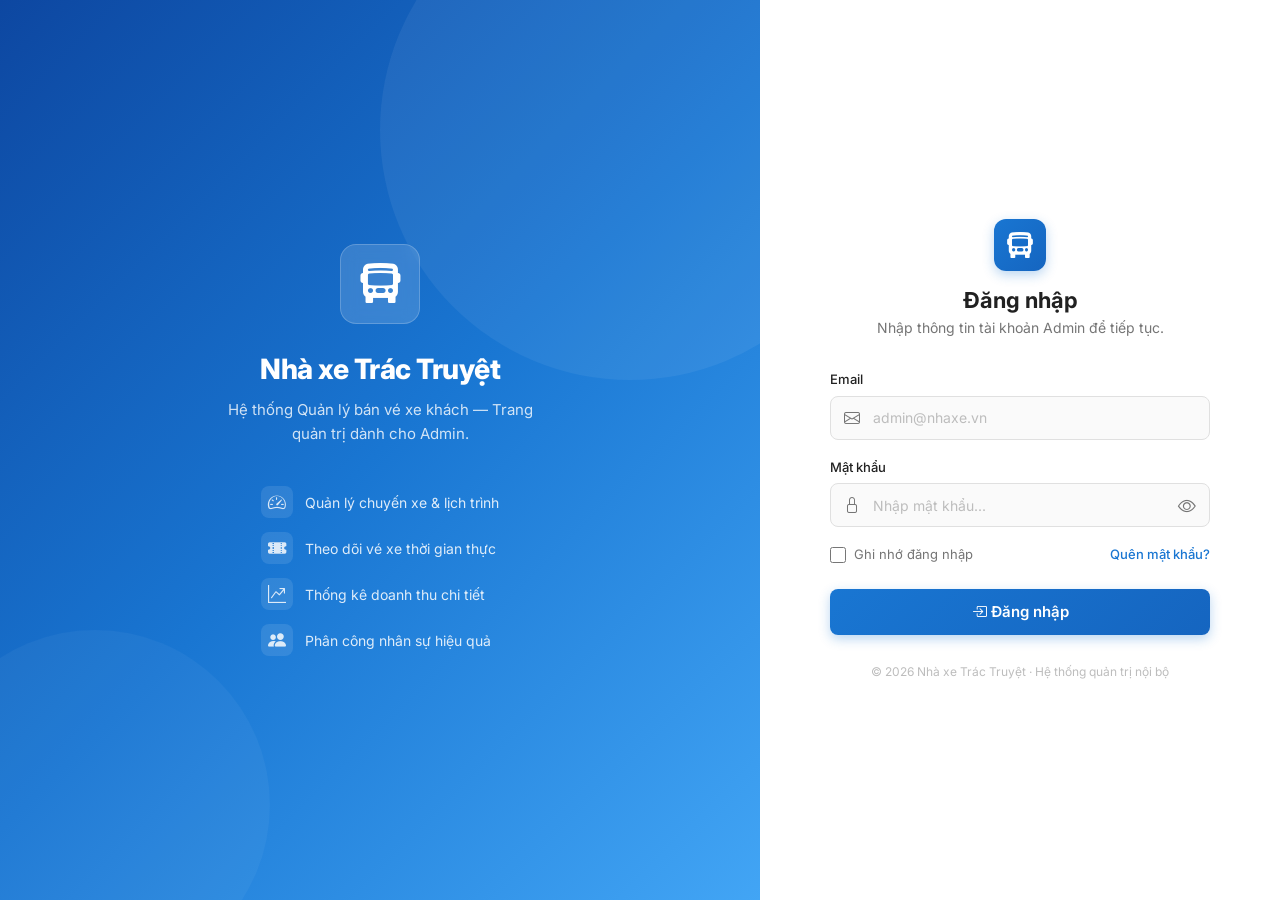
<file: login.html>
<!DOCTYPE html>
<html lang="vi">
<head>
  <meta charset="UTF-8"/>
  <meta name="viewport" content="width=device-width,initial-scale=1.0"/>
  <title>Đăng nhập — Nhà xe Trác Truyệt</title>

  <!-- Google Fonts — Inter -->
  <link rel="preconnect" href="https://fonts.googleapis.com"/>
  <link rel="preconnect" href="https://fonts.gstatic.com" crossorigin/>
  <link href="https://fonts.googleapis.com/css2?family=Inter:wght@400;500;600;700;800&display=swap" rel="stylesheet"/>

  <!-- Bootstrap 5.3 CSS -->
  <link href="https://cdn.jsdelivr.net/npm/bootstrap@5.3.3/dist/css/bootstrap.min.css" rel="stylesheet"/>

  <!-- Bootstrap Icons -->
  <link href="https://cdn.jsdelivr.net/npm/bootstrap-icons@1.11.3/font/bootstrap-icons.min.css" rel="stylesheet"/>

  <style>
    /* ═══════════════ DESIGN TOKENS (design_system.md) ═══════════════ */
    :root {
      --clr-primary: #1976D2;
      --clr-primary-dark: #1565C0;
      --clr-primary-darker: #0D47A1;
      --clr-danger: #D32F2F;
      --clr-danger-light: #FFEBEE;
      --clr-success: #2E7D32;
      --clr-text: #212121;
      --clr-text-secondary: #757575;
      --clr-border: #E0E0E0;
      --radius-sm: 8px;
      --radius-md: 12px;
      --radius-lg: 16px;
      --shadow-md: 0 4px 12px rgba(0, 0, 0, .10);
      --shadow-lg: 0 8px 24px rgba(0, 0, 0, .14);
      --font-family: 'Inter', -apple-system, BlinkMacSystemFont, 'Segoe UI', Roboto, sans-serif;
    }

    /* ═══════════════ RESET ═══════════════ */
    *, *::before, *::after { box-sizing: border-box; }
    body {
      font-family: var(--font-family);
      font-size: 14px;
      color: var(--clr-text);
      margin: 0;
      min-height: 100vh;
    }

    /* ═══════════════ FULL-PAGE LAYOUT — 2 cột ═══════════════ */
    .login-page {
      display: flex;
      min-height: 100vh;
    }

    /* ── Cột trái: Hình minh họa / branding ── */
    .login-brand {
      flex: 1;
      background: linear-gradient(135deg, var(--clr-primary-darker) 0%, var(--clr-primary) 50%, #42A5F5 100%);
      display: flex;
      flex-direction: column;
      align-items: center;
      justify-content: center;
      padding: 48px;
      color: #fff;
      position: relative;
      overflow: hidden;
    }
    /* Hiệu ứng trang trí phía sau */
    .login-brand::before {
      content: '';
      position: absolute;
      width: 500px;
      height: 500px;
      background: rgba(255, 255, 255, .06);
      border-radius: 50%;
      top: -120px;
      right: -120px;
    }
    .login-brand::after {
      content: '';
      position: absolute;
      width: 350px;
      height: 350px;
      background: rgba(255, 255, 255, .04);
      border-radius: 50%;
      bottom: -80px;
      left: -80px;
    }
    .brand-icon {
      width: 80px;
      height: 80px;
      background: rgba(255, 255, 255, .15);
      border-radius: var(--radius-lg);
      display: flex;
      align-items: center;
      justify-content: center;
      font-size: 40px;
      margin-bottom: 24px;
      backdrop-filter: blur(8px);
      border: 1px solid rgba(255, 255, 255, .2);
    }
    .brand-name {
      font-size: 28px;
      font-weight: 800;
      letter-spacing: -0.5px;
      margin-bottom: 8px;
      text-align: center;
      position: relative;
      z-index: 1;
    }
    .brand-tagline {
      font-size: 15px;
      opacity: .8;
      text-align: center;
      max-width: 320px;
      line-height: 1.6;
      position: relative;
      z-index: 1;
    }
    .brand-features {
      margin-top: 40px;
      display: flex;
      flex-direction: column;
      gap: 14px;
      position: relative;
      z-index: 1;
    }
    .brand-feature {
      display: flex;
      align-items: center;
      gap: 12px;
      font-size: 14px;
      opacity: .85;
    }
    .brand-feature i {
      font-size: 18px;
      width: 32px;
      height: 32px;
      display: flex;
      align-items: center;
      justify-content: center;
      background: rgba(255, 255, 255, .12);
      border-radius: var(--radius-sm);
      flex-shrink: 0;
    }

    /* ── Cột phải: Form đăng nhập ── */
    .login-form-wrapper {
      width: 520px;
      flex-shrink: 0;
      display: flex;
      flex-direction: column;
      align-items: center;
      justify-content: center;
      padding: 48px 56px;
      background: #fff;
    }
    .login-form-inner {
      width: 100%;
      max-width: 380px;
    }

    /* Header form */
    .form-header {
      text-align: center;
      margin-bottom: 32px;
    }
    .form-logo {
      width: 52px;
      height: 52px;
      background: linear-gradient(135deg, var(--clr-primary), var(--clr-primary-dark));
      border-radius: var(--radius-md);
      display: flex;
      align-items: center;
      justify-content: center;
      font-size: 26px;
      color: #fff;
      margin: 0 auto 16px;
      box-shadow: 0 4px 12px rgba(25, 118, 210, .3);
    }
    .form-title {
      font-size: 22px;
      font-weight: 700;
      color: var(--clr-text);
      margin: 0 0 4px;
    }
    .form-subtitle {
      font-size: 14px;
      color: var(--clr-text-secondary);
      margin: 0;
    }

    /* Form groups */
    .login-group {
      margin-bottom: 18px;
    }
    .login-label {
      display: block;
      font-size: 13px;
      font-weight: 500;
      color: var(--clr-text);
      margin-bottom: 6px;
    }
    .login-input-wrapper {
      position: relative;
    }
    .login-input-wrapper > .icon-left {
      position: absolute;
      left: 14px;
      top: 50%;
      transform: translateY(-50%);
      color: var(--clr-text-secondary);
      font-size: 16px;
      pointer-events: none;
      transition: color .15s;
    }
    .login-input {
      width: 100%;
      height: 44px;
      padding: 0 14px 0 42px;
      font-family: var(--font-family);
      font-size: 14px;
      color: var(--clr-text);
      background: #FAFAFA;
      border: 1.5px solid var(--clr-border);
      border-radius: var(--radius-sm);
      transition: border-color .15s, box-shadow .15s, background .15s;
    }
    .login-input:focus {
      outline: none;
      border-color: var(--clr-primary);
      box-shadow: 0 0 0 3px rgba(25, 118, 210, .15);
      background: #fff;
    }
    .login-input:focus + .icon-left,
    .login-input:focus ~ .icon-left {
      color: var(--clr-primary);
    }
    .login-input::placeholder {
      color: #BDBDBD;
    }
    .login-input.is-error {
      border-color: var(--clr-danger);
      box-shadow: 0 0 0 3px rgba(211, 47, 47, .1);
    }

    /* Toggle mật khẩu */
    .toggle-pw {
      position: absolute;
      right: 10px;
      top: 50%;
      transform: translateY(-50%);
      border: none;
      background: none;
      font-size: 18px;
      color: var(--clr-text-secondary);
      cursor: pointer;
      padding: 4px;
      border-radius: 4px;
      display: flex;
      align-items: center;
      justify-content: center;
      transition: color .15s;
    }
    .toggle-pw:hover {
      color: var(--clr-primary);
    }

    /* Error message */
    .field-error {
      font-size: 12px;
      color: var(--clr-danger);
      margin-top: 4px;
      display: none;
      align-items: center;
      gap: 4px;
    }
    .field-error.is-visible {
      display: flex;
    }
    .field-error i {
      font-size: 13px;
    }

    /* Remember + Forgot */
    .login-options {
      display: flex;
      align-items: center;
      justify-content: space-between;
      margin-bottom: 24px;
    }
    .remember-check {
      display: flex;
      align-items: center;
      gap: 8px;
      font-size: 13px;
      color: var(--clr-text-secondary);
      cursor: pointer;
    }
    .remember-check input[type="checkbox"] {
      width: 16px;
      height: 16px;
      accent-color: var(--clr-primary);
      cursor: pointer;
    }
    .forgot-link {
      font-size: 13px;
      color: var(--clr-primary);
      text-decoration: none;
      font-weight: 500;
    }
    .forgot-link:hover {
      text-decoration: underline;
    }

    /* Nút đăng nhập */
    .btn-login {
      width: 100%;
      height: 46px;
      font-family: var(--font-family);
      font-size: 15px;
      font-weight: 600;
      color: #fff;
      background: linear-gradient(135deg, var(--clr-primary), var(--clr-primary-dark));
      border: none;
      border-radius: var(--radius-sm);
      cursor: pointer;
      display: flex;
      align-items: center;
      justify-content: center;
      gap: 8px;
      transition: opacity .15s, transform .1s, box-shadow .15s;
      box-shadow: 0 4px 12px rgba(25, 118, 210, .3);
    }
    .btn-login:hover:not(:disabled) {
      opacity: .92;
      box-shadow: 0 6px 16px rgba(25, 118, 210, .35);
    }
    .btn-login:active:not(:disabled) {
      transform: scale(.98);
    }
    .btn-login:disabled {
      opacity: .6;
      cursor: not-allowed;
    }
    .btn-login .spinner {
      display: none;
      width: 18px;
      height: 18px;
      border: 2px solid rgba(255, 255, 255, .3);
      border-top-color: #fff;
      border-radius: 50%;
      animation: spin .6s linear infinite;
    }
    .btn-login.is-loading .spinner { display: block; }
    .btn-login.is-loading .btn-text { display: none; }
    @keyframes spin { to { transform: rotate(360deg); } }

    /* Toast lỗi */
    .login-alert {
      display: none;
      align-items: center;
      gap: 8px;
      padding: 12px 16px;
      border-radius: var(--radius-sm);
      font-size: 13px;
      font-weight: 500;
      margin-bottom: 18px;
    }
    .login-alert.is-visible {
      display: flex;
      animation: alertIn .25s ease;
    }
    .login-alert--error {
      background: var(--clr-danger-light);
      color: var(--clr-danger);
    }
    .login-alert--success {
      background: #E8F5E9;
      color: var(--clr-success);
    }
    @keyframes alertIn { from { opacity: 0; transform: translateY(-6px); } to { opacity: 1; transform: translateY(0); } }

    /* Footer */
    .login-footer {
      text-align: center;
      margin-top: 28px;
      font-size: 12px;
      color: #BDBDBD;
    }

    /* ═══════════════ RESPONSIVE ═══════════════ */
    @media (max-width: 991.98px) {
      .login-brand { display: none; }
      .login-form-wrapper { width: 100%; padding: 32px 24px; }
      .login-page { background: linear-gradient(135deg, var(--clr-primary-darker) 0%, var(--clr-primary) 100%); }
      .login-form-wrapper { border-radius: 0; }
    }
    @media (min-width: 992px) and (max-width: 1199.98px) {
      .login-form-wrapper { width: 460px; padding: 40px 44px; }
    }
  </style>
</head>
<body>

  <div class="login-page">

    <!-- ═══════════ CỘT TRÁI: BRANDING ═══════════ -->
    <div class="login-brand">
      <div class="brand-icon"><i class="bi bi-bus-front-fill"></i></div>
      <div class="brand-name">Nhà xe Trác Truyệt</div>
      <div class="brand-tagline">Hệ thống Quản lý bán vé xe khách — Trang quản trị dành cho Admin.</div>
      <div class="brand-features">
        <div class="brand-feature"><i class="bi bi-speedometer2"></i> Quản lý chuyến xe & lịch trình</div>
        <div class="brand-feature"><i class="bi bi-ticket-perforated-fill"></i> Theo dõi vé xe thời gian thực</div>
        <div class="brand-feature"><i class="bi bi-graph-up-arrow"></i> Thống kê doanh thu chi tiết</div>
        <div class="brand-feature"><i class="bi bi-people-fill"></i> Phân công nhân sự hiệu quả</div>
      </div>
    </div>

    <!-- ═══════════ CỘT PHẢI: FORM ĐĂNG NHẬP ═══════════ -->
    <div class="login-form-wrapper">
      <div class="login-form-inner">

        <!-- Header form -->
        <div class="form-header">
          <div class="form-logo"><i class="bi bi-bus-front-fill"></i></div>
          <h1 class="form-title">Đăng nhập</h1>
          <p class="form-subtitle">Nhập thông tin tài khoản Admin để tiếp tục.</p>
        </div>

        <!-- Thông báo lỗi chung -->
        <div class="login-alert login-alert--error" id="alertError">
          <i class="bi bi-exclamation-circle-fill"></i>
          <span id="alertMsg">Email hoặc mật khẩu không chính xác.</span>
        </div>
        <div class="login-alert login-alert--success" id="alertSuccess">
          <i class="bi bi-check-circle-fill"></i>
          <span>Đăng nhập thành công! Đang chuyển hướng...</span>
        </div>

        <!-- Form -->
        <form id="loginForm" novalidate>
          <!-- Email -->
          <div class="login-group">
            <label class="login-label" for="email">Email</label>
            <div class="login-input-wrapper">
              <input type="email" class="login-input" id="email" placeholder="admin@nhaxe.vn" autocomplete="email"/>
              <i class="bi bi-envelope icon-left"></i>
            </div>
            <div class="field-error" id="errEmail"><i class="bi bi-exclamation-circle"></i> <span></span></div>
          </div>

          <!-- Mật khẩu -->
          <div class="login-group">
            <label class="login-label" for="password">Mật khẩu</label>
            <div class="login-input-wrapper">
              <input type="password" class="login-input" id="password" placeholder="Nhập mật khẩu..." autocomplete="current-password" style="padding-right:42px"/>
              <i class="bi bi-lock icon-left"></i>
              <button type="button" class="toggle-pw" id="togglePw" title="Hiện/Ẩn mật khẩu"><i class="bi bi-eye"></i></button>
            </div>
            <div class="field-error" id="errPw"><i class="bi bi-exclamation-circle"></i> <span></span></div>
          </div>

          <!-- Ghi nhớ + Quên mật khẩu -->
          <div class="login-options">
            <label class="remember-check"><input type="checkbox" id="remember"/> Ghi nhớ đăng nhập</label>
            <a href="#" class="forgot-link" onclick="event.preventDefault();alert('Vui lòng liên hệ quản trị viên để đặt lại mật khẩu.')">Quên mật khẩu?</a>
          </div>

          <!-- Nút đăng nhập -->
          <button type="submit" class="btn-login" id="btnLogin">
            <span class="btn-text"><i class="bi bi-box-arrow-in-right"></i> Đăng nhập</span>
            <div class="spinner"></div>
          </button>
        </form>

        <!-- Footer -->
        <div class="login-footer">
          © 2026 Nhà xe Trác Truyệt · Hệ thống quản trị nội bộ
        </div>

      </div>
    </div>

  </div>

  <!-- ═══════════════════════════════════════════════
       JAVASCRIPT — Validation + Login logic
       ═══════════════════════════════════════════════ -->
  <script>
  (function () {
    'use strict';

    /* ══════════════════════════════════════════
       0. NẾU ĐÃ ĐĂNG NHẬP → CHUYỂN THẲNG VÀO DASHBOARD
       ══════════════════════════════════════════ */
    if (sessionStorage.getItem('adminLoggedIn') === 'true') {
      window.location.href = 'index.html';
      return;
    }

    /* ══════════════════════════════════════════
       1. TÀI KHOẢN DEMO (chưa kết nối Firebase)
       ══════════════════════════════════════════ */
    var DEMO_EMAIL = 'admin@nhaxe.vn';
    var DEMO_PASS = 'admin123';

    /* ══════════════════════════════════════════
       2. DOM ELEMENTS
       ══════════════════════════════════════════ */
    var form      = document.getElementById('loginForm');
    var emailEl   = document.getElementById('email');
    var passEl    = document.getElementById('password');
    var btnLogin  = document.getElementById('btnLogin');
    var togglePw  = document.getElementById('togglePw');
    var errEmail  = document.getElementById('errEmail');
    var errPw     = document.getElementById('errPw');
    var alertErr  = document.getElementById('alertError');
    var alertOk   = document.getElementById('alertSuccess');

    /* ══════════════════════════════════════════
       3. TOGGLE HIỆN / ẨN MẬT KHẨU
       ══════════════════════════════════════════ */
    togglePw.addEventListener('click', function () {
      var isPassword = passEl.type === 'password';
      passEl.type = isPassword ? 'text' : 'password';
      this.querySelector('i').className = isPassword ? 'bi bi-eye-slash' : 'bi bi-eye';
    });

    /* ══════════════════════════════════════════
       4. VALIDATION HELPERS
       ══════════════════════════════════════════ */
    function showError(el, errEl, msg) {
      el.classList.add('is-error');
      errEl.querySelector('span').textContent = msg;
      errEl.classList.add('is-visible');
    }
    function clearError(el, errEl) {
      el.classList.remove('is-error');
      errEl.classList.remove('is-visible');
    }
    function isValidEmail(v) {
      return /^[^\s@]+@[^\s@]+\.[^\s@]+$/.test(v);
    }
    function validate() {
      var ok = true;
      var email = emailEl.value.trim();
      var pass = passEl.value;

      /* Validate email */
      clearError(emailEl, errEmail);
      if (!email) {
        showError(emailEl, errEmail, 'Vui lòng nhập email.');
        ok = false;
      } else if (!isValidEmail(email)) {
        showError(emailEl, errEmail, 'Email không đúng định dạng.');
        ok = false;
      }

      /* Validate mật khẩu */
      clearError(passEl, errPw);
      if (!pass) {
        showError(passEl, errPw, 'Vui lòng nhập mật khẩu.');
        ok = false;
      } else if (pass.length < 6) {
        showError(passEl, errPw, 'Mật khẩu tối thiểu 6 ký tự.');
        ok = false;
      }

      return ok;
    }

    /* Xóa lỗi khi user gõ */
    emailEl.addEventListener('input', function () { clearError(emailEl, errEmail); hideAlerts(); });
    passEl.addEventListener('input', function () { clearError(passEl, errPw); hideAlerts(); });

    function hideAlerts() {
      alertErr.classList.remove('is-visible');
      alertOk.classList.remove('is-visible');
    }

    /* ══════════════════════════════════════════
       5. SUBMIT FORM
       ══════════════════════════════════════════ */
    form.addEventListener('submit', function (e) {
      e.preventDefault();
      hideAlerts();

      /* Validation */
      if (!validate()) return;

      var email = emailEl.value.trim();
      var pass = passEl.value;

      /* Hiệu ứng loading */
      btnLogin.classList.add('is-loading');
      btnLogin.disabled = true;

      /* Giả lập delay gọi API (500ms) */
      setTimeout(function () {
        btnLogin.classList.remove('is-loading');
        btnLogin.disabled = false;

        /* Kiểm tra tài khoản demo */
        if (email === DEMO_EMAIL && pass === DEMO_PASS) {
          /* Đăng nhập thành công — lưu session */
          sessionStorage.setItem('adminLoggedIn', 'true');
          sessionStorage.setItem('adminName', 'Admin Nguyễn');
          sessionStorage.setItem('adminEmail', email);

          alertOk.classList.add('is-visible');
          btnLogin.disabled = true;

          /* Chuyển hướng sau 1 giây */
          setTimeout(function () {
            window.location.href = 'index.html';
          }, 1000);
        } else {
          /* Sai tài khoản */
          document.getElementById('alertMsg').textContent = 'Email hoặc mật khẩu không chính xác.';
          alertErr.classList.add('is-visible');
          /* Focus lại email */
          emailEl.focus();
          emailEl.select();
        }
      }, 500);
    });

  })();
  </script>

</body>
</html>
</file>
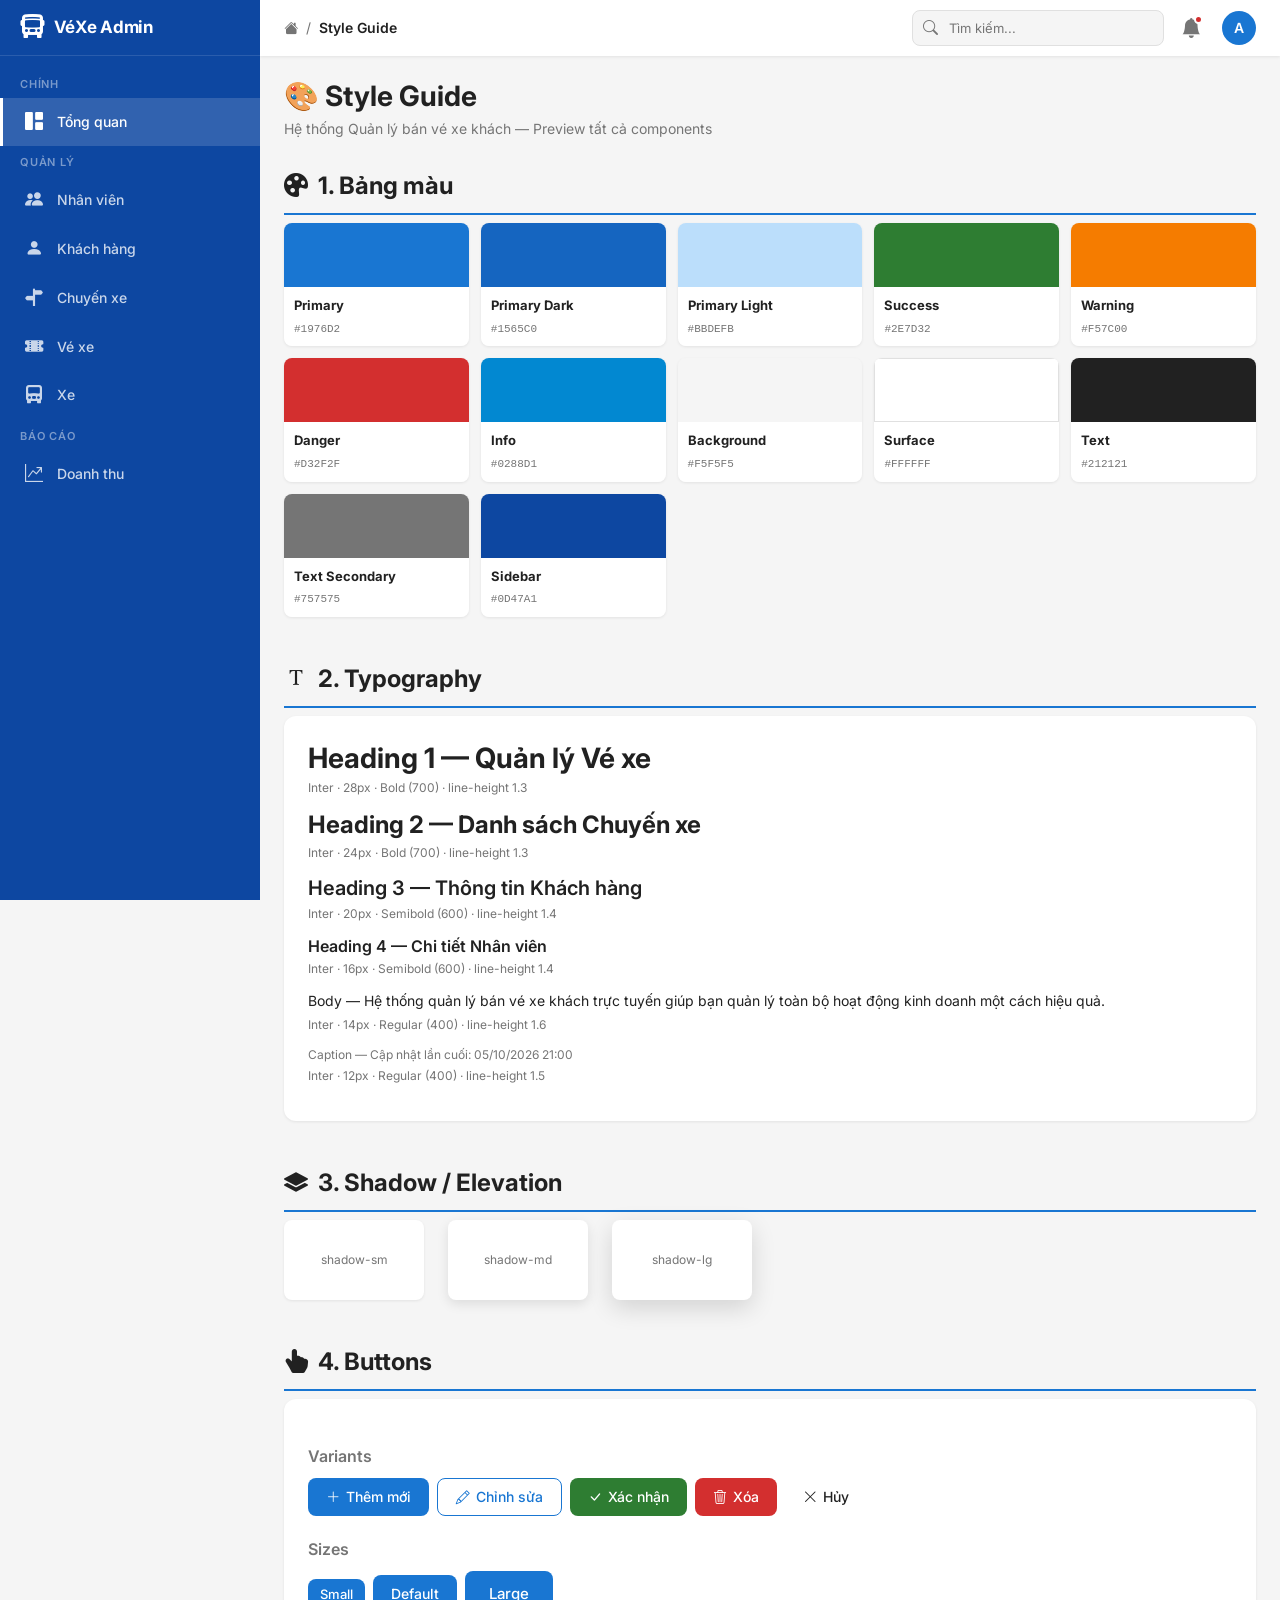
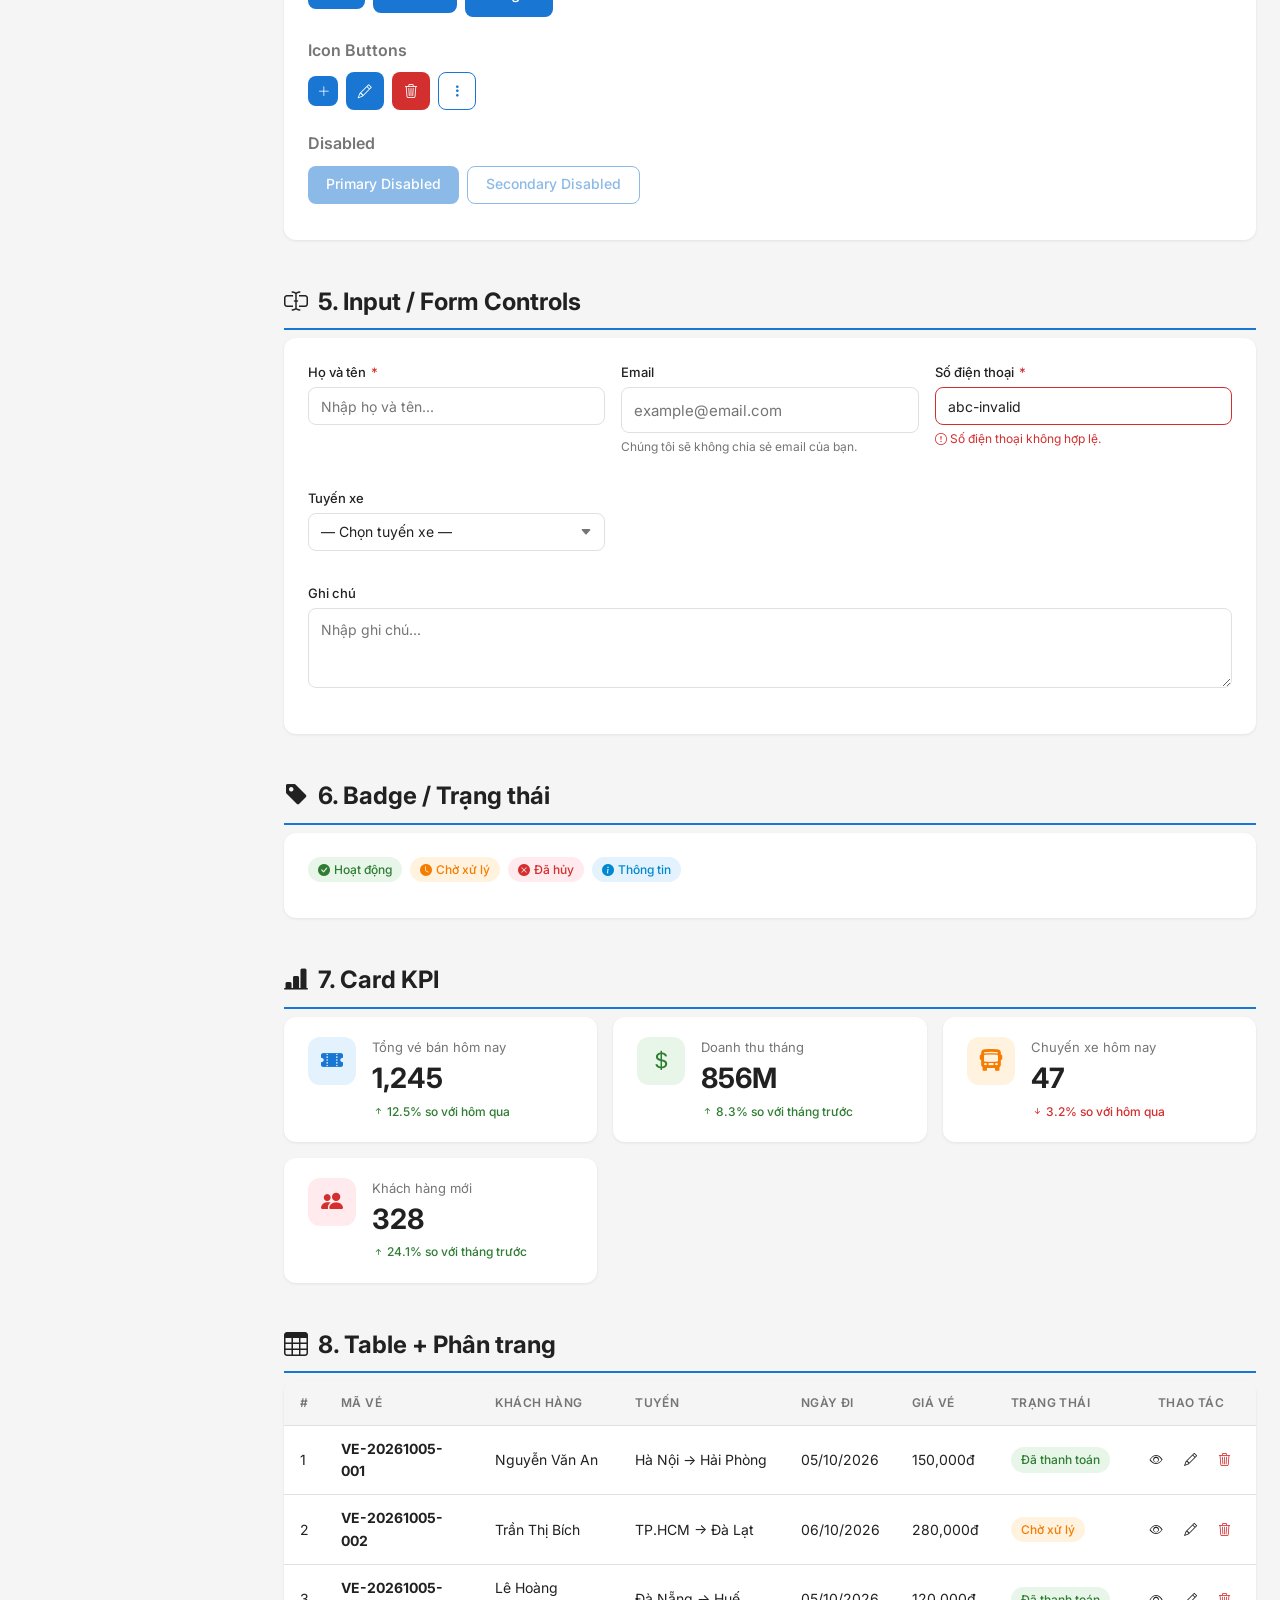
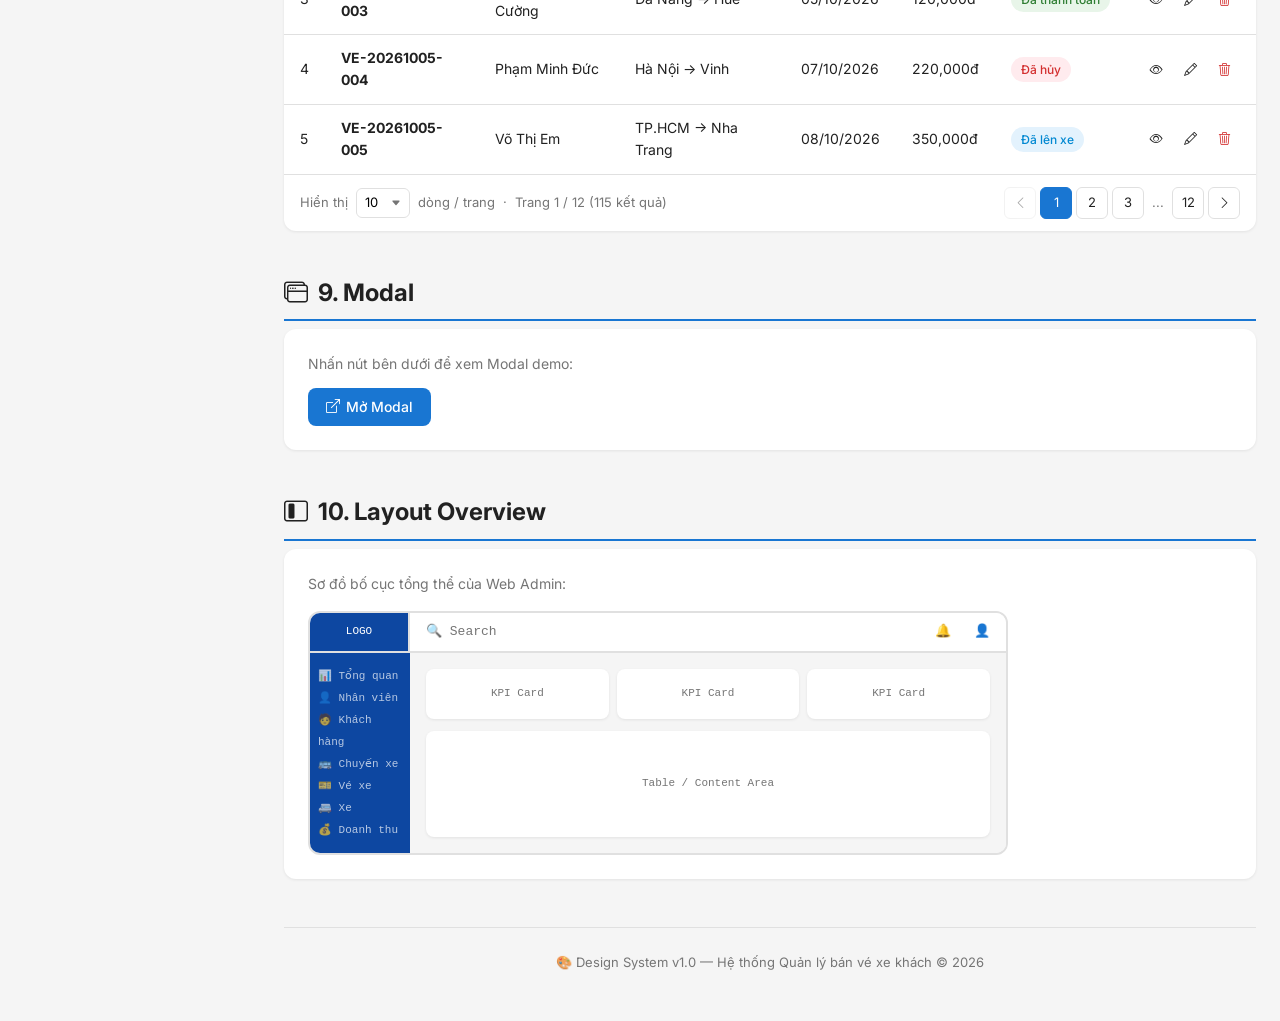
<file: style-guide.html>
<!DOCTYPE html>
<html lang="vi">

<head>
  <meta charset="UTF-8" />
  <meta name="viewport" content="width=device-width, initial-scale=1.0" />
  <title>Style Guide — Hệ thống Quản lý bán vé xe khách</title>

  <!-- Google Fonts -->
  <link rel="preconnect" href="https://fonts.googleapis.com" />
  <link rel="preconnect" href="https://fonts.gstatic.com" crossorigin />
  <link href="https://fonts.googleapis.com/css2?family=Inter:wght@400;500;600;700&display=swap" rel="stylesheet" />

  <!-- Bootstrap 5.3 CSS -->
  <link href="https://cdn.jsdelivr.net/npm/bootstrap@5.3.3/dist/css/bootstrap.min.css" rel="stylesheet" />

  <!-- Bootstrap Icons -->
  <link href="https://cdn.jsdelivr.net/npm/bootstrap-icons@1.11.3/font/bootstrap-icons.min.css" rel="stylesheet" />

  <style>
    /* ===================================================================
       CSS CUSTOM PROPERTIES (Design Tokens)
       =================================================================== */
    :root {
      /* Colors */
      --clr-primary: #1976D2;
      --clr-primary-dark: #1565C0;
      --clr-primary-light: #BBDEFB;
      --clr-success: #2E7D32;
      --clr-success-light: #E8F5E9;
      --clr-warning: #F57C00;
      --clr-warning-light: #FFF3E0;
      --clr-danger: #D32F2F;
      --clr-danger-light: #FFEBEE;
      --clr-info: #0288D1;
      --clr-info-light: #E3F2FD;
      --clr-bg: #F5F5F5;
      --clr-surface: #FFFFFF;
      --clr-text: #212121;
      --clr-text-secondary: #757575;
      --clr-border: #E0E0E0;
      --clr-sidebar-bg: #0D47A1;
      --clr-sidebar-text: #FFFFFF;

      /* Shadows */
      --shadow-sm: 0 1px 3px rgba(0, 0, 0, 0.08);
      --shadow-md: 0 4px 12px rgba(0, 0, 0, 0.10);
      --shadow-lg: 0 8px 24px rgba(0, 0, 0, 0.14);

      /* Radius */
      --radius-sm: 8px;
      --radius-md: 12px;
      --radius-lg: 16px;
      --radius-pill: 20px;

      /* Typography */
      --font-family: 'Inter', -apple-system, BlinkMacSystemFont, 'Segoe UI', Roboto, sans-serif;
      --font-mono: 'JetBrains Mono', 'Fira Code', monospace;
    }

    /* ===================================================================
       GLOBAL RESET
       =================================================================== */
    *,
    *::before,
    *::after {
      box-sizing: border-box;
    }

    body {
      font-family: var(--font-family);
      font-size: 14px;
      color: var(--clr-text);
      background: var(--clr-bg);
      line-height: 1.6;
      margin: 0;
    }

    /* ===================================================================
       LAYOUT — Sidebar + Header + Main
       =================================================================== */

    /* ---- Sidebar ---- */
    .layout-sidebar {
      position: fixed;
      top: 0;
      left: 0;
      width: 260px;
      height: 100vh;
      background: var(--clr-sidebar-bg);
      color: var(--clr-sidebar-text);
      z-index: 1040;
      display: flex;
      flex-direction: column;
      transition: transform 0.3s ease;
      overflow-y: auto;
    }

    .sidebar-brand {
      height: 56px;
      display: flex;
      align-items: center;
      gap: 10px;
      padding: 0 20px;
      font-size: 17px;
      font-weight: 700;
      letter-spacing: -0.3px;
      border-bottom: 1px solid rgba(255, 255, 255, 0.12);
      flex-shrink: 0;
    }

    .sidebar-brand i {
      font-size: 24px;
    }

    .sidebar-nav {
      list-style: none;
      padding: 12px 0;
      margin: 0;
      flex: 1;
    }

    .sidebar-nav-label {
      padding: 8px 20px 4px;
      font-size: 11px;
      font-weight: 600;
      text-transform: uppercase;
      letter-spacing: 0.8px;
      color: rgba(255, 255, 255, 0.45);
    }

    .sidebar-nav-item a {
      display: flex;
      align-items: center;
      gap: 12px;
      padding: 10px 20px;
      color: rgba(255, 255, 255, 0.78);
      text-decoration: none;
      font-size: 14px;
      font-weight: 500;
      border-left: 3px solid transparent;
      transition: all 0.15s ease;
    }

    .sidebar-nav-item a:hover {
      background: rgba(255, 255, 255, 0.08);
      color: #fff;
    }

    .sidebar-nav-item a.is-active {
      background: rgba(255, 255, 255, 0.15);
      border-left-color: #fff;
      color: #fff;
    }

    .sidebar-nav-item a i {
      font-size: 18px;
      width: 22px;
      text-align: center;
    }

    /* ---- Header ---- */
    .layout-header {
      position: fixed;
      top: 0;
      left: 260px;
      right: 0;
      height: 56px;
      background: var(--clr-surface);
      box-shadow: var(--shadow-sm);
      z-index: 1030;
      display: flex;
      align-items: center;
      justify-content: space-between;
      padding: 0 24px;
      transition: left 0.3s ease;
    }

    .header-left {
      display: flex;
      align-items: center;
      gap: 12px;
    }

    .header-toggle {
      display: none;
      border: none;
      background: none;
      font-size: 22px;
      color: var(--clr-text);
      cursor: pointer;
      padding: 4px;
    }

    .header-breadcrumb {
      font-size: 14px;
      color: var(--clr-text-secondary);
    }

    .header-breadcrumb span {
      color: var(--clr-text);
      font-weight: 600;
    }

    .header-right {
      display: flex;
      align-items: center;
      gap: 8px;
    }

    .header-search {
      position: relative;
      min-width: 240px;
    }

    .header-search input {
      width: 100%;
      height: 36px;
      padding: 0 12px 0 36px;
      border: 1px solid var(--clr-border);
      border-radius: var(--radius-sm);
      font-size: 13px;
      background: var(--clr-bg);
      color: var(--clr-text);
      transition: border-color 0.15s, box-shadow 0.15s;
    }

    .header-search input:focus {
      outline: none;
      border-color: var(--clr-primary);
      box-shadow: 0 0 0 3px rgba(25, 118, 210, 0.15);
      background: #fff;
    }

    .header-search i {
      position: absolute;
      left: 11px;
      top: 50%;
      transform: translateY(-50%);
      color: var(--clr-text-secondary);
      font-size: 15px;
    }

    .header-icon-btn {
      position: relative;
      border: none;
      background: none;
      width: 38px;
      height: 38px;
      border-radius: 50%;
      display: flex;
      align-items: center;
      justify-content: center;
      cursor: pointer;
      color: var(--clr-text-secondary);
      font-size: 20px;
      transition: background 0.15s;
    }

    .header-icon-btn:hover {
      background: var(--clr-bg);
      color: var(--clr-text);
    }

    .header-icon-btn .badge-dot {
      position: absolute;
      top: 6px;
      right: 7px;
      width: 9px;
      height: 9px;
      background: var(--clr-danger);
      border-radius: 50%;
      border: 2px solid #fff;
    }

    .header-avatar {
      width: 34px;
      height: 34px;
      border-radius: 50%;
      background: var(--clr-primary);
      color: #fff;
      display: flex;
      align-items: center;
      justify-content: center;
      font-size: 14px;
      font-weight: 600;
      cursor: pointer;
      margin-left: 4px;
    }

    /* ---- Main Content ---- */
    .layout-main {
      margin-left: 260px;
      margin-top: 56px;
      padding: 24px;
      min-height: calc(100vh - 56px);
      transition: margin-left 0.3s ease;
    }

    /* ===================================================================
       COMPONENTS
       =================================================================== */

    /* ---- Buttons ---- */
    .c-btn {
      display: inline-flex;
      align-items: center;
      justify-content: center;
      gap: 6px;
      height: 38px;
      padding: 0 18px;
      font-family: var(--font-family);
      font-size: 14px;
      font-weight: 500;
      border-radius: var(--radius-sm);
      border: none;
      cursor: pointer;
      transition: all 0.15s ease;
      text-decoration: none;
      white-space: nowrap;
    }

    .c-btn:disabled {
      opacity: 0.5;
      cursor: not-allowed;
    }

    .c-btn--primary {
      background: var(--clr-primary);
      color: #fff;
    }

    .c-btn--primary:hover:not(:disabled) {
      background: var(--clr-primary-dark);
    }

    .c-btn--secondary {
      background: transparent;
      color: var(--clr-primary);
      border: 1px solid var(--clr-primary);
    }

    .c-btn--secondary:hover:not(:disabled) {
      background: rgba(25, 118, 210, 0.06);
    }

    .c-btn--success {
      background: var(--clr-success);
      color: #fff;
    }

    .c-btn--success:hover:not(:disabled) {
      background: #256b29;
    }

    .c-btn--danger {
      background: var(--clr-danger);
      color: #fff;
    }

    .c-btn--danger:hover:not(:disabled) {
      background: #b72626;
    }

    .c-btn--ghost {
      background: transparent;
      color: var(--clr-text);
    }

    .c-btn--ghost:hover:not(:disabled) {
      background: rgba(0, 0, 0, 0.04);
    }

    .c-btn--sm {
      height: 30px;
      padding: 0 12px;
      font-size: 13px;
    }

    .c-btn--lg {
      height: 46px;
      padding: 0 24px;
      font-size: 15px;
    }

    .c-btn--icon {
      width: 38px;
      padding: 0;
    }

    .c-btn--icon.c-btn--sm {
      width: 30px;
    }

    .c-btn--icon.c-btn--lg {
      width: 46px;
    }

    /* ---- Input / Form Controls ---- */
    .c-form-group {
      margin-bottom: 16px;
    }

    .c-label {
      display: block;
      font-size: 13px;
      font-weight: 500;
      margin-bottom: 4px;
      color: var(--clr-text);
    }

    .c-label .required {
      color: var(--clr-danger);
      margin-left: 2px;
    }

    .c-input {
      width: 100%;
      height: 38px;
      padding: 0 12px;
      font-family: var(--font-family);
      font-size: 14px;
      color: var(--clr-text);
      background: #fff;
      border: 1px solid var(--clr-border);
      border-radius: var(--radius-sm);
      transition: border-color 0.15s, box-shadow 0.15s;
    }

    .c-input:focus {
      outline: none;
      border-color: var(--clr-primary);
      box-shadow: 0 0 0 3px rgba(25, 118, 210, 0.15);
    }

    .c-input::placeholder {
      color: var(--clr-text-secondary);
    }

    .c-input.has-error {
      border-color: var(--clr-danger);
    }

    .c-input.has-error:focus {
      box-shadow: 0 0 0 3px rgba(211, 47, 47, 0.15);
    }

    .c-input--lg {
      height: 46px;
      font-size: 15px;
    }

    .c-helper {
      font-size: 12px;
      margin-top: 4px;
      color: var(--clr-text-secondary);
    }

    .c-helper--error {
      color: var(--clr-danger);
    }

    .c-select {
      appearance: none;
      background-image: url("data:image/svg+xml,%3Csvg xmlns='http://www.w3.org/2000/svg' width='12' height='12' fill='%23757575' viewBox='0 0 16 16'%3E%3Cpath d='M7.247 11.14 2.451 5.658C1.885 5.013 2.345 4 3.204 4h9.592a1 1 0 0 1 .753 1.659l-4.796 5.48a1 1 0 0 1-1.506 0z'/%3E%3C/svg%3E");
      background-repeat: no-repeat;
      background-position: right 12px center;
      padding-right: 36px;
    }

    textarea.c-input {
      height: auto;
      min-height: 80px;
      padding: 10px 12px;
      resize: vertical;
    }

    /* ---- Table ---- */
    .c-table-wrapper {
      background: var(--clr-surface);
      border-radius: var(--radius-md);
      box-shadow: var(--shadow-sm);
      overflow: hidden;
    }

    .c-table {
      width: 100%;
      border-collapse: collapse;
    }

    .c-table thead th {
      background: #F5F5F5;
      padding: 12px 16px;
      font-size: 12px;
      font-weight: 600;
      text-transform: uppercase;
      letter-spacing: 0.4px;
      color: var(--clr-text-secondary);
      text-align: left;
      border-bottom: 1px solid var(--clr-border);
      white-space: nowrap;
    }

    .c-table tbody td {
      padding: 12px 16px;
      font-size: 14px;
      border-bottom: 1px solid var(--clr-border);
      vertical-align: middle;
    }

    .c-table tbody tr:last-child td {
      border-bottom: none;
    }

    .c-table tbody tr:hover {
      background: rgba(25, 118, 210, 0.04);
    }

    .c-table .cell-actions {
      white-space: nowrap;
    }

    /* ---- Pagination ---- */
    .c-pagination {
      display: flex;
      align-items: center;
      justify-content: space-between;
      padding: 12px 16px;
      border-top: 1px solid var(--clr-border);
      font-size: 13px;
      color: var(--clr-text-secondary);
      flex-wrap: wrap;
      gap: 8px;
    }

    .c-pagination-info {
      display: flex;
      align-items: center;
      gap: 8px;
    }

    .c-pagination-info select {
      height: 30px;
      padding: 0 28px 0 8px;
      border: 1px solid var(--clr-border);
      border-radius: 6px;
      font-size: 13px;
      cursor: pointer;
      appearance: none;
      background-image: url("data:image/svg+xml,%3Csvg xmlns='http://www.w3.org/2000/svg' width='10' height='10' fill='%23757575' viewBox='0 0 16 16'%3E%3Cpath d='M7.247 11.14 2.451 5.658C1.885 5.013 2.345 4 3.204 4h9.592a1 1 0 0 1 .753 1.659l-4.796 5.48a1 1 0 0 1-1.506 0z'/%3E%3C/svg%3E");
      background-repeat: no-repeat;
      background-position: right 8px center;
      background-color: #fff;
    }

    .c-pagination-nav {
      display: flex;
      align-items: center;
      gap: 4px;
    }

    .c-pagination-btn {
      display: inline-flex;
      align-items: center;
      justify-content: center;
      min-width: 32px;
      height: 32px;
      padding: 0 8px;
      border: 1px solid var(--clr-border);
      border-radius: 6px;
      background: #fff;
      color: var(--clr-text);
      font-size: 13px;
      cursor: pointer;
      transition: all 0.15s;
    }

    .c-pagination-btn:hover:not(:disabled) {
      border-color: var(--clr-primary);
      color: var(--clr-primary);
    }

    .c-pagination-btn.is-active {
      background: var(--clr-primary);
      border-color: var(--clr-primary);
      color: #fff;
    }

    .c-pagination-btn:disabled {
      opacity: 0.4;
      cursor: not-allowed;
    }

    /* ---- Badge / Status ---- */
    .c-badge {
      display: inline-flex;
      align-items: center;
      gap: 4px;
      padding: 3px 10px;
      border-radius: var(--radius-pill);
      font-size: 12px;
      font-weight: 500;
      white-space: nowrap;
    }

    .c-badge--success {
      background: var(--clr-success-light);
      color: var(--clr-success);
    }

    .c-badge--warning {
      background: var(--clr-warning-light);
      color: var(--clr-warning);
    }

    .c-badge--danger {
      background: var(--clr-danger-light);
      color: var(--clr-danger);
    }

    .c-badge--info {
      background: var(--clr-info-light);
      color: var(--clr-info);
    }

    /* ---- KPI Card ---- */
    .c-kpi-card {
      background: var(--clr-surface);
      border-radius: var(--radius-md);
      padding: 20px 24px;
      box-shadow: var(--shadow-sm);
      display: flex;
      align-items: flex-start;
      gap: 16px;
      transition: box-shadow 0.2s;
    }

    .c-kpi-card:hover {
      box-shadow: var(--shadow-md);
    }

    .c-kpi-icon {
      width: 48px;
      height: 48px;
      border-radius: 12px;
      display: flex;
      align-items: center;
      justify-content: center;
      font-size: 22px;
      flex-shrink: 0;
    }

    .c-kpi-icon--primary {
      background: var(--clr-info-light);
      color: var(--clr-primary);
    }

    .c-kpi-icon--success {
      background: var(--clr-success-light);
      color: var(--clr-success);
    }

    .c-kpi-icon--warning {
      background: var(--clr-warning-light);
      color: var(--clr-warning);
    }

    .c-kpi-icon--danger {
      background: var(--clr-danger-light);
      color: var(--clr-danger);
    }

    .c-kpi-body {
      flex: 1;
      min-width: 0;
    }

    .c-kpi-label {
      font-size: 13px;
      color: var(--clr-text-secondary);
      margin-bottom: 4px;
    }

    .c-kpi-value {
      font-size: 28px;
      font-weight: 700;
      color: var(--clr-text);
      line-height: 1.2;
    }

    .c-kpi-trend {
      display: inline-flex;
      align-items: center;
      gap: 3px;
      font-size: 12px;
      font-weight: 500;
      margin-top: 6px;
    }

    .c-kpi-trend--up {
      color: var(--clr-success);
    }

    .c-kpi-trend--down {
      color: var(--clr-danger);
    }

    /* ---- Modal ---- */
    .c-modal-overlay {
      display: none;
      position: fixed;
      inset: 0;
      background: rgba(0, 0, 0, 0.5);
      z-index: 1050;
      justify-content: center;
      align-items: center;
      padding: 24px;
      animation: modalFadeIn 0.2s ease;
    }

    .c-modal-overlay.is-open {
      display: flex;
    }

    .c-modal {
      background: var(--clr-surface);
      border-radius: var(--radius-lg);
      box-shadow: var(--shadow-lg);
      width: 100%;
      max-width: 560px;
      max-height: 90vh;
      display: flex;
      flex-direction: column;
      animation: modalSlideUp 0.2s ease;
    }

    .c-modal-header {
      display: flex;
      align-items: center;
      justify-content: space-between;
      padding: 16px 24px;
      border-bottom: 1px solid var(--clr-border);
    }

    .c-modal-title {
      font-size: 18px;
      font-weight: 600;
      margin: 0;
    }

    .c-modal-close {
      border: none;
      background: none;
      font-size: 22px;
      color: var(--clr-text-secondary);
      cursor: pointer;
      padding: 4px;
      border-radius: 6px;
      transition: background 0.15s;
      display: flex;
      align-items: center;
      justify-content: center;
    }

    .c-modal-close:hover {
      background: var(--clr-bg);
      color: var(--clr-text);
    }

    .c-modal-body {
      padding: 24px;
      overflow-y: auto;
    }

    .c-modal-footer {
      display: flex;
      align-items: center;
      justify-content: flex-end;
      gap: 8px;
      padding: 16px 24px;
      border-top: 1px solid var(--clr-border);
    }

    @keyframes modalFadeIn {
      from { opacity: 0; }
      to { opacity: 1; }
    }

    @keyframes modalSlideUp {
      from {
        opacity: 0;
        transform: translateY(16px);
      }
      to {
        opacity: 1;
        transform: translateY(0);
      }
    }

    /* ===================================================================
       STYLE GUIDE PAGE — Section styles
       =================================================================== */
    .sg-section {
      margin-bottom: 48px;
    }

    .sg-section-title {
      font-size: 24px;
      font-weight: 700;
      color: var(--clr-text);
      margin-bottom: 8px;
      padding-bottom: 12px;
      border-bottom: 2px solid var(--clr-primary);
      display: flex;
      align-items: center;
      gap: 10px;
    }

    .sg-subsection-title {
      font-size: 16px;
      font-weight: 600;
      color: var(--clr-text-secondary);
      margin-top: 24px;
      margin-bottom: 12px;
    }

    .sg-component-box {
      background: var(--clr-surface);
      border-radius: var(--radius-md);
      padding: 24px;
      box-shadow: var(--shadow-sm);
      margin-bottom: 16px;
    }

    .sg-color-grid {
      display: grid;
      grid-template-columns: repeat(auto-fill, minmax(160px, 1fr));
      gap: 12px;
    }

    .sg-color-swatch {
      border-radius: var(--radius-sm);
      overflow: hidden;
      box-shadow: var(--shadow-sm);
    }

    .sg-color-swatch-preview {
      height: 64px;
    }

    .sg-color-swatch-info {
      padding: 8px 10px;
      background: #fff;
      font-size: 12px;
    }

    .sg-color-swatch-info strong {
      display: block;
      font-size: 13px;
      margin-bottom: 2px;
    }

    .sg-color-swatch-info code {
      color: var(--clr-text-secondary);
      font-size: 11px;
    }

    .sg-typo-sample {
      margin-bottom: 12px;
    }

    .sg-typo-sample .meta {
      font-size: 12px;
      color: var(--clr-text-secondary);
      margin-top: 2px;
    }

    .sg-shadow-demo {
      display: flex;
      gap: 24px;
      flex-wrap: wrap;
    }

    .sg-shadow-item {
      width: 140px;
      height: 80px;
      background: #fff;
      border-radius: var(--radius-sm);
      display: flex;
      align-items: center;
      justify-content: center;
      font-size: 12px;
      color: var(--clr-text-secondary);
    }

    .sg-btn-row {
      display: flex;
      align-items: center;
      gap: 8px;
      flex-wrap: wrap;
      margin-bottom: 12px;
    }

    .sg-input-grid {
      display: grid;
      grid-template-columns: repeat(auto-fill, minmax(280px, 1fr));
      gap: 16px;
    }

    /* ---- Responsive ---- */
    @media (max-width: 767.98px) {
      .layout-sidebar {
        transform: translateX(-100%);
      }

      .layout-sidebar.is-open {
        transform: translateX(0);
      }

      .layout-header {
        left: 0;
      }

      .layout-main {
        margin-left: 0;
      }

      .header-toggle {
        display: flex;
      }

      .header-search {
        display: none;
      }
    }
  </style>
</head>

<body>

  <!-- ===============================================================
       SIDEBAR
       =============================================================== -->
  <aside class="layout-sidebar" id="sidebar">
    <div class="sidebar-brand">
      <i class="bi bi-bus-front-fill"></i>
      VéXe Admin
    </div>
    <ul class="sidebar-nav">
      <li class="sidebar-nav-label">Chính</li>
      <li class="sidebar-nav-item">
        <a href="#" class="is-active"><i class="bi bi-grid-1x2-fill"></i> Tổng quan</a>
      </li>
      <li class="sidebar-nav-label">Quản lý</li>
      <li class="sidebar-nav-item">
        <a href="#"><i class="bi bi-people-fill"></i> Nhân viên</a>
      </li>
      <li class="sidebar-nav-item">
        <a href="#"><i class="bi bi-person-fill"></i> Khách hàng</a>
      </li>
      <li class="sidebar-nav-item">
        <a href="#"><i class="bi bi-signpost-split-fill"></i> Chuyến xe</a>
      </li>
      <li class="sidebar-nav-item">
        <a href="#"><i class="bi bi-ticket-perforated-fill"></i> Vé xe</a>
      </li>
      <li class="sidebar-nav-item">
        <a href="#"><i class="bi bi-truck-front-fill"></i> Xe</a>
      </li>
      <li class="sidebar-nav-label">Báo cáo</li>
      <li class="sidebar-nav-item">
        <a href="#"><i class="bi bi-graph-up-arrow"></i> Doanh thu</a>
      </li>
    </ul>
  </aside>

  <!-- ===============================================================
       HEADER
       =============================================================== -->
  <header class="layout-header">
    <div class="header-left">
      <button class="header-toggle" onclick="document.getElementById('sidebar').classList.toggle('is-open')">
        <i class="bi bi-list"></i>
      </button>
      <div class="header-breadcrumb">
        <i class="bi bi-house-fill"></i> &nbsp;/ &nbsp;<span>Style Guide</span>
      </div>
    </div>
    <div class="header-right">
      <div class="header-search">
        <i class="bi bi-search"></i>
        <input type="text" placeholder="Tìm kiếm..." />
      </div>
      <button class="header-icon-btn" title="Thông báo">
        <i class="bi bi-bell-fill"></i>
        <span class="badge-dot"></span>
      </button>
      <div class="header-avatar" title="Admin">A</div>
    </div>
  </header>

  <!-- ===============================================================
       MAIN CONTENT — Style Guide Sections
       =============================================================== -->
  <main class="layout-main">

    <h1 style="font-size:28px;font-weight:700;margin-bottom:4px;">🎨 Style Guide</h1>
    <p style="color:var(--clr-text-secondary);margin-bottom:32px;">Hệ thống Quản lý bán vé xe khách — Preview tất cả components</p>

    <!-- ============================================================
         1. COLORS
         ============================================================ -->
    <section class="sg-section" id="colors">
      <h2 class="sg-section-title"><i class="bi bi-palette-fill"></i> 1. Bảng màu</h2>
      <div class="sg-color-grid">
        <!-- Primary -->
        <div class="sg-color-swatch">
          <div class="sg-color-swatch-preview" style="background:#1976D2"></div>
          <div class="sg-color-swatch-info"><strong>Primary</strong><code>#1976D2</code></div>
        </div>
        <div class="sg-color-swatch">
          <div class="sg-color-swatch-preview" style="background:#1565C0"></div>
          <div class="sg-color-swatch-info"><strong>Primary Dark</strong><code>#1565C0</code></div>
        </div>
        <div class="sg-color-swatch">
          <div class="sg-color-swatch-preview" style="background:#BBDEFB"></div>
          <div class="sg-color-swatch-info"><strong>Primary Light</strong><code>#BBDEFB</code></div>
        </div>
        <!-- Semantic -->
        <div class="sg-color-swatch">
          <div class="sg-color-swatch-preview" style="background:#2E7D32"></div>
          <div class="sg-color-swatch-info"><strong>Success</strong><code>#2E7D32</code></div>
        </div>
        <div class="sg-color-swatch">
          <div class="sg-color-swatch-preview" style="background:#F57C00"></div>
          <div class="sg-color-swatch-info"><strong>Warning</strong><code>#F57C00</code></div>
        </div>
        <div class="sg-color-swatch">
          <div class="sg-color-swatch-preview" style="background:#D32F2F"></div>
          <div class="sg-color-swatch-info"><strong>Danger</strong><code>#D32F2F</code></div>
        </div>
        <div class="sg-color-swatch">
          <div class="sg-color-swatch-preview" style="background:#0288D1"></div>
          <div class="sg-color-swatch-info"><strong>Info</strong><code>#0288D1</code></div>
        </div>
        <!-- Neutral -->
        <div class="sg-color-swatch">
          <div class="sg-color-swatch-preview" style="background:#F5F5F5"></div>
          <div class="sg-color-swatch-info"><strong>Background</strong><code>#F5F5F5</code></div>
        </div>
        <div class="sg-color-swatch">
          <div class="sg-color-swatch-preview" style="background:#FFFFFF;border:1px solid #E0E0E0"></div>
          <div class="sg-color-swatch-info"><strong>Surface</strong><code>#FFFFFF</code></div>
        </div>
        <div class="sg-color-swatch">
          <div class="sg-color-swatch-preview" style="background:#212121"></div>
          <div class="sg-color-swatch-info"><strong>Text</strong><code>#212121</code></div>
        </div>
        <div class="sg-color-swatch">
          <div class="sg-color-swatch-preview" style="background:#757575"></div>
          <div class="sg-color-swatch-info"><strong>Text Secondary</strong><code>#757575</code></div>
        </div>
        <div class="sg-color-swatch">
          <div class="sg-color-swatch-preview" style="background:#0D47A1"></div>
          <div class="sg-color-swatch-info"><strong>Sidebar</strong><code>#0D47A1</code></div>
        </div>
      </div>
    </section>

    <!-- ============================================================
         2. TYPOGRAPHY
         ============================================================ -->
    <section class="sg-section" id="typography">
      <h2 class="sg-section-title"><i class="bi bi-fonts"></i> 2. Typography</h2>
      <div class="sg-component-box">
        <div class="sg-typo-sample">
          <h1 style="font-size:28px;font-weight:700;line-height:1.3;margin:0">Heading 1 — Quản lý Vé xe</h1>
          <div class="meta">Inter · 28px · Bold (700) · line-height 1.3</div>
        </div>
        <div class="sg-typo-sample">
          <h2 style="font-size:24px;font-weight:700;line-height:1.3;margin:0">Heading 2 — Danh sách Chuyến xe</h2>
          <div class="meta">Inter · 24px · Bold (700) · line-height 1.3</div>
        </div>
        <div class="sg-typo-sample">
          <h3 style="font-size:20px;font-weight:600;line-height:1.4;margin:0">Heading 3 — Thông tin Khách hàng</h3>
          <div class="meta">Inter · 20px · Semibold (600) · line-height 1.4</div>
        </div>
        <div class="sg-typo-sample">
          <h4 style="font-size:16px;font-weight:600;line-height:1.4;margin:0">Heading 4 — Chi tiết Nhân viên</h4>
          <div class="meta">Inter · 16px · Semibold (600) · line-height 1.4</div>
        </div>
        <div class="sg-typo-sample">
          <p style="font-size:14px;font-weight:400;line-height:1.6;margin:0">Body — Hệ thống quản lý bán vé xe khách trực tuyến giúp bạn quản lý toàn bộ hoạt động kinh doanh một cách hiệu quả.</p>
          <div class="meta">Inter · 14px · Regular (400) · line-height 1.6</div>
        </div>
        <div class="sg-typo-sample">
          <p style="font-size:12px;font-weight:400;line-height:1.5;margin:0;color:var(--clr-text-secondary)">Caption — Cập nhật lần cuối: 05/10/2026 21:00</p>
          <div class="meta">Inter · 12px · Regular (400) · line-height 1.5</div>
        </div>
      </div>
    </section>

    <!-- ============================================================
         3. SHADOWS
         ============================================================ -->
    <section class="sg-section" id="shadows">
      <h2 class="sg-section-title"><i class="bi bi-layers-fill"></i> 3. Shadow / Elevation</h2>
      <div class="sg-shadow-demo">
        <div class="sg-shadow-item" style="box-shadow:var(--shadow-sm)">shadow-sm</div>
        <div class="sg-shadow-item" style="box-shadow:var(--shadow-md)">shadow-md</div>
        <div class="sg-shadow-item" style="box-shadow:var(--shadow-lg)">shadow-lg</div>
      </div>
    </section>

    <!-- ============================================================
         4. BUTTONS
         ============================================================ -->
    <section class="sg-section" id="buttons">
      <h2 class="sg-section-title"><i class="bi bi-hand-index-thumb-fill"></i> 4. Buttons</h2>
      <div class="sg-component-box">
        <h4 class="sg-subsection-title">Variants</h4>
        <div class="sg-btn-row">
          <button class="c-btn c-btn--primary"><i class="bi bi-plus-lg"></i> Thêm mới</button>
          <button class="c-btn c-btn--secondary"><i class="bi bi-pencil"></i> Chỉnh sửa</button>
          <button class="c-btn c-btn--success"><i class="bi bi-check-lg"></i> Xác nhận</button>
          <button class="c-btn c-btn--danger"><i class="bi bi-trash3"></i> Xóa</button>
          <button class="c-btn c-btn--ghost"><i class="bi bi-x-lg"></i> Hủy</button>
        </div>

        <h4 class="sg-subsection-title">Sizes</h4>
        <div class="sg-btn-row">
          <button class="c-btn c-btn--primary c-btn--sm">Small</button>
          <button class="c-btn c-btn--primary">Default</button>
          <button class="c-btn c-btn--primary c-btn--lg">Large</button>
        </div>

        <h4 class="sg-subsection-title">Icon Buttons</h4>
        <div class="sg-btn-row">
          <button class="c-btn c-btn--primary c-btn--icon c-btn--sm"><i class="bi bi-plus-lg"></i></button>
          <button class="c-btn c-btn--primary c-btn--icon"><i class="bi bi-pencil"></i></button>
          <button class="c-btn c-btn--danger c-btn--icon"><i class="bi bi-trash3"></i></button>
          <button class="c-btn c-btn--secondary c-btn--icon"><i class="bi bi-three-dots-vertical"></i></button>
        </div>

        <h4 class="sg-subsection-title">Disabled</h4>
        <div class="sg-btn-row">
          <button class="c-btn c-btn--primary" disabled>Primary Disabled</button>
          <button class="c-btn c-btn--secondary" disabled>Secondary Disabled</button>
        </div>
      </div>
    </section>

    <!-- ============================================================
         5. INPUTS / FORM
         ============================================================ -->
    <section class="sg-section" id="inputs">
      <h2 class="sg-section-title"><i class="bi bi-input-cursor-text"></i> 5. Input / Form Controls</h2>
      <div class="sg-component-box">
        <div class="sg-input-grid">
          <!-- Default -->
          <div class="c-form-group">
            <label class="c-label">Họ và tên <span class="required">*</span></label>
            <input type="text" class="c-input" placeholder="Nhập họ và tên..." />
          </div>
          <!-- Large -->
          <div class="c-form-group">
            <label class="c-label">Email</label>
            <input type="email" class="c-input c-input--lg" placeholder="example@email.com" />
            <div class="c-helper">Chúng tôi sẽ không chia sẻ email của bạn.</div>
          </div>
          <!-- Error -->
          <div class="c-form-group">
            <label class="c-label">Số điện thoại <span class="required">*</span></label>
            <input type="tel" class="c-input has-error" value="abc-invalid" />
            <div class="c-helper c-helper--error"><i class="bi bi-exclamation-circle"></i> Số điện thoại không hợp lệ.</div>
          </div>
          <!-- Select -->
          <div class="c-form-group">
            <label class="c-label">Tuyến xe</label>
            <select class="c-input c-select">
              <option value="">— Chọn tuyến xe —</option>
              <option>Hà Nội → Hải Phòng</option>
              <option>TP.HCM → Đà Lạt</option>
              <option>Đà Nẵng → Huế</option>
            </select>
          </div>
          <!-- Textarea -->
          <div class="c-form-group" style="grid-column: 1 / -1">
            <label class="c-label">Ghi chú</label>
            <textarea class="c-input" placeholder="Nhập ghi chú..."></textarea>
          </div>
        </div>
      </div>
    </section>

    <!-- ============================================================
         6. BADGES / STATUS
         ============================================================ -->
    <section class="sg-section" id="badges">
      <h2 class="sg-section-title"><i class="bi bi-tag-fill"></i> 6. Badge / Trạng thái</h2>
      <div class="sg-component-box">
        <div class="sg-btn-row">
          <span class="c-badge c-badge--success"><i class="bi bi-check-circle-fill"></i> Hoạt động</span>
          <span class="c-badge c-badge--warning"><i class="bi bi-clock-fill"></i> Chờ xử lý</span>
          <span class="c-badge c-badge--danger"><i class="bi bi-x-circle-fill"></i> Đã hủy</span>
          <span class="c-badge c-badge--info"><i class="bi bi-info-circle-fill"></i> Thông tin</span>
        </div>
      </div>
    </section>

    <!-- ============================================================
         7. KPI CARDS
         ============================================================ -->
    <section class="sg-section" id="kpi-cards">
      <h2 class="sg-section-title"><i class="bi bi-bar-chart-line-fill"></i> 7. Card KPI</h2>
      <div style="display:grid;grid-template-columns:repeat(auto-fill,minmax(260px,1fr));gap:16px;">
        <!-- Card 1 -->
        <div class="c-kpi-card">
          <div class="c-kpi-icon c-kpi-icon--primary">
            <i class="bi bi-ticket-perforated-fill"></i>
          </div>
          <div class="c-kpi-body">
            <div class="c-kpi-label">Tổng vé bán hôm nay</div>
            <div class="c-kpi-value">1,245</div>
            <div class="c-kpi-trend c-kpi-trend--up">
              <i class="bi bi-arrow-up-short"></i> 12.5% so với hôm qua
            </div>
          </div>
        </div>
        <!-- Card 2 -->
        <div class="c-kpi-card">
          <div class="c-kpi-icon c-kpi-icon--success">
            <i class="bi bi-currency-dollar"></i>
          </div>
          <div class="c-kpi-body">
            <div class="c-kpi-label">Doanh thu tháng</div>
            <div class="c-kpi-value">856M</div>
            <div class="c-kpi-trend c-kpi-trend--up">
              <i class="bi bi-arrow-up-short"></i> 8.3% so với tháng trước
            </div>
          </div>
        </div>
        <!-- Card 3 -->
        <div class="c-kpi-card">
          <div class="c-kpi-icon c-kpi-icon--warning">
            <i class="bi bi-bus-front-fill"></i>
          </div>
          <div class="c-kpi-body">
            <div class="c-kpi-label">Chuyến xe hôm nay</div>
            <div class="c-kpi-value">47</div>
            <div class="c-kpi-trend c-kpi-trend--down">
              <i class="bi bi-arrow-down-short"></i> 3.2% so với hôm qua
            </div>
          </div>
        </div>
        <!-- Card 4 -->
        <div class="c-kpi-card">
          <div class="c-kpi-icon c-kpi-icon--danger">
            <i class="bi bi-people-fill"></i>
          </div>
          <div class="c-kpi-body">
            <div class="c-kpi-label">Khách hàng mới</div>
            <div class="c-kpi-value">328</div>
            <div class="c-kpi-trend c-kpi-trend--up">
              <i class="bi bi-arrow-up-short"></i> 24.1% so với tháng trước
            </div>
          </div>
        </div>
      </div>
    </section>

    <!-- ============================================================
         8. TABLE + PAGINATION
         ============================================================ -->
    <section class="sg-section" id="table">
      <h2 class="sg-section-title"><i class="bi bi-table"></i> 8. Table + Phân trang</h2>
      <div class="c-table-wrapper">
        <table class="c-table">
          <thead>
            <tr>
              <th>#</th>
              <th>Mã vé</th>
              <th>Khách hàng</th>
              <th>Tuyến</th>
              <th>Ngày đi</th>
              <th>Giá vé</th>
              <th>Trạng thái</th>
              <th style="text-align:center">Thao tác</th>
            </tr>
          </thead>
          <tbody>
            <tr>
              <td>1</td>
              <td><strong>VE-20261005-001</strong></td>
              <td>Nguyễn Văn An</td>
              <td>Hà Nội → Hải Phòng</td>
              <td>05/10/2026</td>
              <td>150,000đ</td>
              <td><span class="c-badge c-badge--success">Đã thanh toán</span></td>
              <td class="cell-actions" style="text-align:center">
                <button class="c-btn c-btn--ghost c-btn--icon c-btn--sm" title="Xem"><i class="bi bi-eye"></i></button>
                <button class="c-btn c-btn--ghost c-btn--icon c-btn--sm" title="Sửa"><i class="bi bi-pencil"></i></button>
                <button class="c-btn c-btn--ghost c-btn--icon c-btn--sm" title="Xóa" style="color:var(--clr-danger)"><i class="bi bi-trash3"></i></button>
              </td>
            </tr>
            <tr>
              <td>2</td>
              <td><strong>VE-20261005-002</strong></td>
              <td>Trần Thị Bích</td>
              <td>TP.HCM → Đà Lạt</td>
              <td>06/10/2026</td>
              <td>280,000đ</td>
              <td><span class="c-badge c-badge--warning">Chờ xử lý</span></td>
              <td class="cell-actions" style="text-align:center">
                <button class="c-btn c-btn--ghost c-btn--icon c-btn--sm" title="Xem"><i class="bi bi-eye"></i></button>
                <button class="c-btn c-btn--ghost c-btn--icon c-btn--sm" title="Sửa"><i class="bi bi-pencil"></i></button>
                <button class="c-btn c-btn--ghost c-btn--icon c-btn--sm" title="Xóa" style="color:var(--clr-danger)"><i class="bi bi-trash3"></i></button>
              </td>
            </tr>
            <tr>
              <td>3</td>
              <td><strong>VE-20261005-003</strong></td>
              <td>Lê Hoàng Cường</td>
              <td>Đà Nẵng → Huế</td>
              <td>05/10/2026</td>
              <td>120,000đ</td>
              <td><span class="c-badge c-badge--success">Đã thanh toán</span></td>
              <td class="cell-actions" style="text-align:center">
                <button class="c-btn c-btn--ghost c-btn--icon c-btn--sm" title="Xem"><i class="bi bi-eye"></i></button>
                <button class="c-btn c-btn--ghost c-btn--icon c-btn--sm" title="Sửa"><i class="bi bi-pencil"></i></button>
                <button class="c-btn c-btn--ghost c-btn--icon c-btn--sm" title="Xóa" style="color:var(--clr-danger)"><i class="bi bi-trash3"></i></button>
              </td>
            </tr>
            <tr>
              <td>4</td>
              <td><strong>VE-20261005-004</strong></td>
              <td>Phạm Minh Đức</td>
              <td>Hà Nội → Vinh</td>
              <td>07/10/2026</td>
              <td>220,000đ</td>
              <td><span class="c-badge c-badge--danger">Đã hủy</span></td>
              <td class="cell-actions" style="text-align:center">
                <button class="c-btn c-btn--ghost c-btn--icon c-btn--sm" title="Xem"><i class="bi bi-eye"></i></button>
                <button class="c-btn c-btn--ghost c-btn--icon c-btn--sm" title="Sửa"><i class="bi bi-pencil"></i></button>
                <button class="c-btn c-btn--ghost c-btn--icon c-btn--sm" title="Xóa" style="color:var(--clr-danger)"><i class="bi bi-trash3"></i></button>
              </td>
            </tr>
            <tr>
              <td>5</td>
              <td><strong>VE-20261005-005</strong></td>
              <td>Võ Thị Em</td>
              <td>TP.HCM → Nha Trang</td>
              <td>08/10/2026</td>
              <td>350,000đ</td>
              <td><span class="c-badge c-badge--info">Đã lên xe</span></td>
              <td class="cell-actions" style="text-align:center">
                <button class="c-btn c-btn--ghost c-btn--icon c-btn--sm" title="Xem"><i class="bi bi-eye"></i></button>
                <button class="c-btn c-btn--ghost c-btn--icon c-btn--sm" title="Sửa"><i class="bi bi-pencil"></i></button>
                <button class="c-btn c-btn--ghost c-btn--icon c-btn--sm" title="Xóa" style="color:var(--clr-danger)"><i class="bi bi-trash3"></i></button>
              </td>
            </tr>
          </tbody>
        </table>

        <!-- Pagination -->
        <div class="c-pagination">
          <div class="c-pagination-info">
            Hiển thị
            <select>
              <option>10</option>
              <option>20</option>
              <option>50</option>
            </select>
            dòng / trang &nbsp;·&nbsp; Trang 1 / 12 (115 kết quả)
          </div>
          <div class="c-pagination-nav">
            <button class="c-pagination-btn" disabled><i class="bi bi-chevron-left"></i></button>
            <button class="c-pagination-btn is-active">1</button>
            <button class="c-pagination-btn">2</button>
            <button class="c-pagination-btn">3</button>
            <span style="padding:0 4px;color:var(--clr-text-secondary)">...</span>
            <button class="c-pagination-btn">12</button>
            <button class="c-pagination-btn"><i class="bi bi-chevron-right"></i></button>
          </div>
        </div>
      </div>
    </section>

    <!-- ============================================================
         9. MODAL
         ============================================================ -->
    <section class="sg-section" id="modal">
      <h2 class="sg-section-title"><i class="bi bi-window-stack"></i> 9. Modal</h2>
      <div class="sg-component-box">
        <p style="color:var(--clr-text-secondary);margin-bottom:12px">Nhấn nút bên dưới để xem Modal demo:</p>
        <button class="c-btn c-btn--primary" onclick="openModal()">
          <i class="bi bi-box-arrow-up-right"></i> Mở Modal
        </button>
      </div>
    </section>

    <!-- MODAL -->
    <div class="c-modal-overlay" id="demoModal">
      <div class="c-modal">
        <div class="c-modal-header">
          <h3 class="c-modal-title">Thêm Nhân viên mới</h3>
          <button class="c-modal-close" onclick="closeModal()"><i class="bi bi-x-lg"></i></button>
        </div>
        <div class="c-modal-body">
          <div class="c-form-group">
            <label class="c-label">Họ và tên <span class="required">*</span></label>
            <input type="text" class="c-input" placeholder="Nhập họ và tên nhân viên..." />
          </div>
          <div class="c-form-group">
            <label class="c-label">Email <span class="required">*</span></label>
            <input type="email" class="c-input" placeholder="email@example.com" />
          </div>
          <div class="c-form-group">
            <label class="c-label">Số điện thoại</label>
            <input type="tel" class="c-input" placeholder="0901 234 567" />
          </div>
          <div class="c-form-group">
            <label class="c-label">Chức vụ</label>
            <select class="c-input c-select">
              <option value="">— Chọn chức vụ —</option>
              <option>Tài xế</option>
              <option>Phụ xe</option>
              <option>Nhân viên bán vé</option>
              <option>Quản lý</option>
            </select>
          </div>
          <div class="c-form-group" style="margin-bottom:0">
            <label class="c-label">Ghi chú</label>
            <textarea class="c-input" placeholder="Ghi chú thêm..." rows="2"></textarea>
          </div>
        </div>
        <div class="c-modal-footer">
          <button class="c-btn c-btn--ghost" onclick="closeModal()">Hủy</button>
          <button class="c-btn c-btn--primary"><i class="bi bi-check-lg"></i> Lưu</button>
        </div>
      </div>
    </div>

    <!-- ============================================================
         10. LAYOUT PREVIEW
         ============================================================ -->
    <section class="sg-section" id="layout">
      <h2 class="sg-section-title"><i class="bi bi-layout-sidebar-inset"></i> 10. Layout Overview</h2>
      <div class="sg-component-box">
        <p style="color:var(--clr-text-secondary);margin-bottom:16px">Sơ đồ bố cục tổng thể của Web Admin:</p>
        <div style="border:2px solid var(--clr-border);border-radius:var(--radius-md);overflow:hidden;font-size:13px;font-family:var(--font-mono);max-width:700px">
          <!-- Header row -->
          <div style="display:flex;height:40px;background:#fff;border-bottom:2px solid var(--clr-border)">
            <div style="width:100px;background:var(--clr-sidebar-bg);display:flex;align-items:center;justify-content:center;color:#fff;font-size:11px;border-right:2px solid var(--clr-border)">LOGO</div>
            <div style="flex:1;display:flex;align-items:center;justify-content:space-between;padding:0 16px">
              <span style="color:var(--clr-text-secondary)">🔍 Search</span>
              <span style="color:var(--clr-text-secondary)">🔔 &nbsp; 👤</span>
            </div>
          </div>
          <!-- Body row -->
          <div style="display:flex;min-height:200px">
            <div style="width:100px;background:var(--clr-sidebar-bg);color:rgba(255,255,255,0.7);padding:12px 8px;font-size:11px;line-height:2">
              📊 Tổng quan<br>
              👤 Nhân viên<br>
              🧑 Khách hàng<br>
              🚌 Chuyến xe<br>
              🎫 Vé xe<br>
              🚐 Xe<br>
              💰 Doanh thu
            </div>
            <div style="flex:1;background:var(--clr-bg);padding:16px;display:flex;flex-direction:column;gap:12px">
              <div style="display:flex;gap:8px">
                <div style="flex:1;height:50px;background:#fff;border-radius:8px;box-shadow:var(--shadow-sm);display:flex;align-items:center;justify-content:center;color:var(--clr-text-secondary);font-size:11px">KPI Card</div>
                <div style="flex:1;height:50px;background:#fff;border-radius:8px;box-shadow:var(--shadow-sm);display:flex;align-items:center;justify-content:center;color:var(--clr-text-secondary);font-size:11px">KPI Card</div>
                <div style="flex:1;height:50px;background:#fff;border-radius:8px;box-shadow:var(--shadow-sm);display:flex;align-items:center;justify-content:center;color:var(--clr-text-secondary);font-size:11px">KPI Card</div>
              </div>
              <div style="flex:1;background:#fff;border-radius:8px;box-shadow:var(--shadow-sm);display:flex;align-items:center;justify-content:center;color:var(--clr-text-secondary);font-size:11px;min-height:80px">Table / Content Area</div>
            </div>
          </div>
        </div>
      </div>
    </section>

    <!-- Footer -->
    <footer style="text-align:center;padding:24px 0;color:var(--clr-text-secondary);font-size:13px;border-top:1px solid var(--clr-border)">
      🎨 Design System v1.0 — Hệ thống Quản lý bán vé xe khách &copy; 2026
    </footer>

  </main>

  <!-- ===============================================================
       SCRIPTS
       =============================================================== -->
  <script>
    // Modal open/close
    function openModal() {
      document.getElementById('demoModal').classList.add('is-open');
      document.body.style.overflow = 'hidden';
    }

    function closeModal() {
      document.getElementById('demoModal').classList.remove('is-open');
      document.body.style.overflow = '';
    }

    // Close modal on overlay click
    document.getElementById('demoModal').addEventListener('click', function (e) {
      if (e.target === this) closeModal();
    });

    // Close modal on Escape
    document.addEventListener('keydown', function (e) {
      if (e.key === 'Escape') closeModal();
    });

    // Sidebar menu active toggle (demo)
    document.querySelectorAll('.sidebar-nav-item a').forEach(function (link) {
      link.addEventListener('click', function (e) {
        e.preventDefault();
        document.querySelectorAll('.sidebar-nav-item a').forEach(function (l) {
          l.classList.remove('is-active');
        });
        this.classList.add('is-active');
      });
    });

    // Pagination active toggle (demo)
    document.querySelectorAll('.c-pagination-btn:not(:disabled)').forEach(function (btn) {
      btn.addEventListener('click', function () {
        document.querySelectorAll('.c-pagination-btn').forEach(function (b) {
          b.classList.remove('is-active');
        });
        this.classList.add('is-active');
      });
    });
  </script>

</body>

</html>
</file>
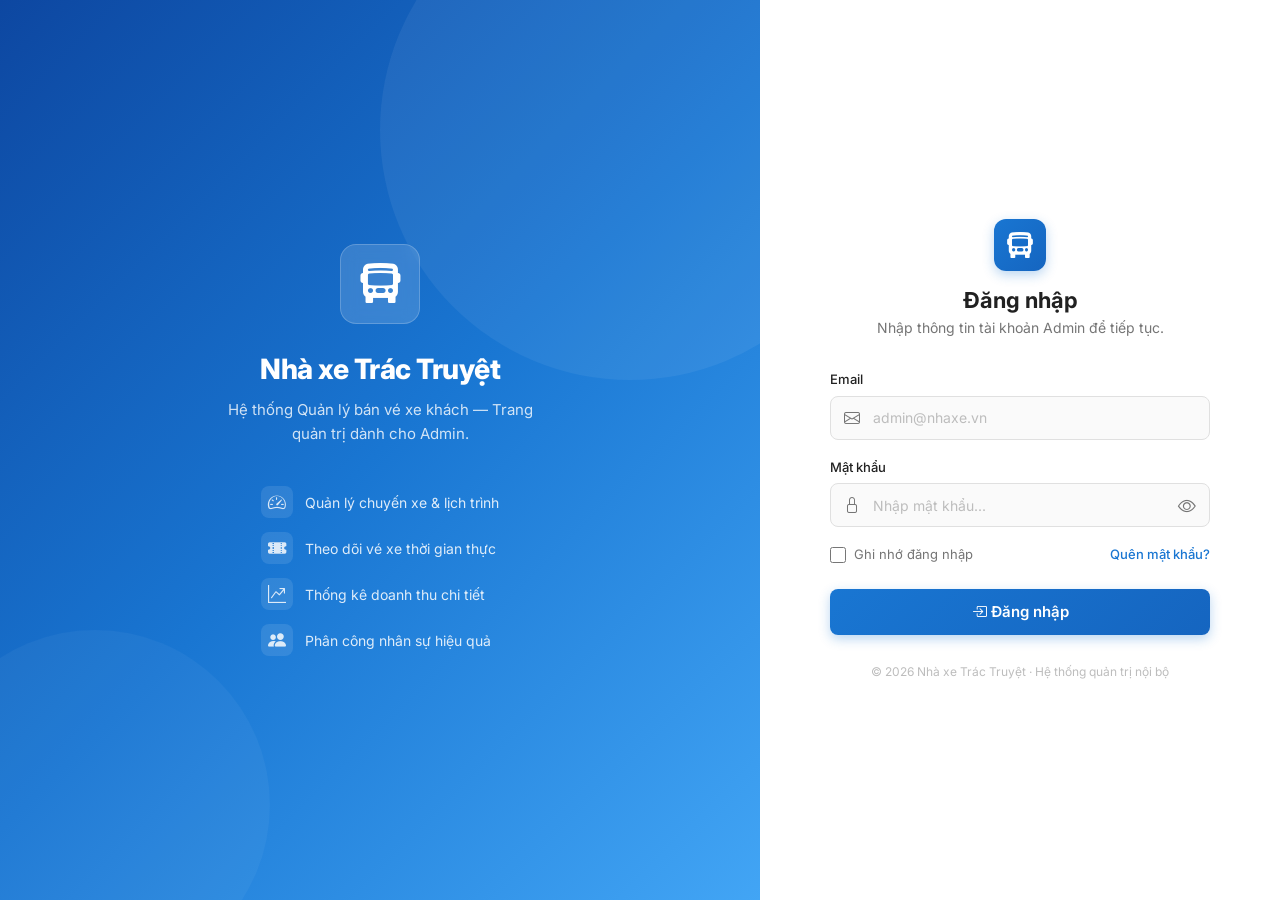
<file: pages/chuyen-xe.html>
<!DOCTYPE html>
<html lang="vi">
<head>
  <meta charset="UTF-8"/>
  <meta name="viewport" content="width=device-width,initial-scale=1.0"/>
  <title>Quản lý Chuyến xe — Nhà xe Trác Truyệt</title>
  <link rel="preconnect" href="https://fonts.googleapis.com"/>
  <link rel="preconnect" href="https://fonts.gstatic.com" crossorigin/>
  <link href="https://fonts.googleapis.com/css2?family=Inter:wght@400;500;600;700&display=swap" rel="stylesheet"/>
  <link href="https://cdn.jsdelivr.net/npm/bootstrap@5.3.3/dist/css/bootstrap.min.css" rel="stylesheet"/>
  <link href="https://cdn.jsdelivr.net/npm/bootstrap-icons@1.11.3/font/bootstrap-icons.min.css" rel="stylesheet"/>
  <style>
    /* ═══════════════ DESIGN TOKENS (design_system.md §1-4) ═══════════════ */
    :root{
      --clr-primary:#1976D2;--clr-primary-dark:#1565C0;--clr-primary-light:#BBDEFB;
      --clr-success:#2E7D32;--clr-success-light:#E8F5E9;
      --clr-warning:#F57C00;--clr-warning-light:#FFF3E0;
      --clr-danger:#D32F2F;--clr-danger-light:#FFEBEE;
      --clr-info:#0288D1;--clr-info-light:#E3F2FD;
      --clr-bg:#F5F5F5;--clr-surface:#FFFFFF;
      --clr-text:#212121;--clr-text-secondary:#757575;--clr-border:#E0E0E0;
      --clr-sidebar-bg:#0D47A1;--clr-sidebar-text:#FFFFFF;
      --shadow-sm:0 1px 3px rgba(0,0,0,.08);--shadow-md:0 4px 12px rgba(0,0,0,.10);--shadow-lg:0 8px 24px rgba(0,0,0,.14);
      --radius-sm:8px;--radius-md:12px;--radius-lg:16px;--radius-pill:20px;
      --font-family:'Inter',-apple-system,BlinkMacSystemFont,'Segoe UI',Roboto,sans-serif;
      --sidebar-w:260px;--header-h:56px;
    }
    *,*::before,*::after{box-sizing:border-box}
    body{font-family:var(--font-family);font-size:14px;color:var(--clr-text);background:var(--clr-bg);line-height:1.6;margin:0}

    /* ═══════════════ SIDEBAR (§5.2) ═══════════════ */
    .layout-sidebar{position:fixed;top:0;left:0;width:var(--sidebar-w);height:100vh;background:var(--clr-sidebar-bg);color:var(--clr-sidebar-text);z-index:1040;display:flex;flex-direction:column;transition:transform .3s cubic-bezier(.4,0,.2,1);overflow-y:auto}
    .layout-sidebar::-webkit-scrollbar{width:4px}.layout-sidebar::-webkit-scrollbar-thumb{background:rgba(255,255,255,.2);border-radius:4px}
    .sidebar-brand{height:var(--header-h);display:flex;align-items:center;gap:10px;padding:0 20px;font-size:17px;font-weight:700;letter-spacing:-.3px;border-bottom:1px solid rgba(255,255,255,.12);flex-shrink:0}.sidebar-brand i{font-size:24px}
    .sidebar-nav{list-style:none;padding:12px 0;margin:0;flex:1}
    .sidebar-nav-label{padding:16px 20px 6px;font-size:11px;font-weight:600;text-transform:uppercase;letter-spacing:.8px;color:rgba(255,255,255,.4)}
    .sidebar-nav-item a{display:flex;align-items:center;gap:12px;padding:10px 20px;color:rgba(255,255,255,.72);text-decoration:none;font-size:14px;font-weight:500;border-left:3px solid transparent;transition:all .15s}
    .sidebar-nav-item a:hover{background:rgba(255,255,255,.08);color:#fff}
    .sidebar-nav-item a.is-active{background:rgba(255,255,255,.15);border-left-color:#fff;color:#fff}
    .sidebar-nav-item a i{font-size:18px;width:22px;text-align:center;flex-shrink:0}

    /* ═══════════════ HEADER (§5.3) ═══════════════ */
    .layout-header{position:fixed;top:0;left:var(--sidebar-w);right:0;height:var(--header-h);background:var(--clr-surface);box-shadow:var(--shadow-sm);z-index:1030;display:flex;align-items:center;justify-content:space-between;padding:0 24px;transition:left .3s}
    .header-left{display:flex;align-items:center;gap:12px}
    .header-right{display:flex;align-items:center;gap:8px}
    .header-toggle{display:none;border:none;background:none;font-size:22px;color:var(--clr-text);cursor:pointer;padding:4px;border-radius:var(--radius-sm)}.header-toggle:hover{background:var(--clr-bg)}
    .header-breadcrumb{font-size:14px;color:var(--clr-text-secondary);display:flex;align-items:center;gap:6px}.header-breadcrumb span{color:var(--clr-text);font-weight:600}
    .header-search{position:relative;min-width:260px}
    .header-search input{width:100%;height:36px;padding:0 12px 0 36px;border:1px solid var(--clr-border);border-radius:var(--radius-sm);font-family:var(--font-family);font-size:13px;background:var(--clr-bg);color:var(--clr-text);transition:border-color .15s,box-shadow .15s,background .15s}
    .header-search input:focus{outline:none;border-color:var(--clr-primary);box-shadow:0 0 0 3px rgba(25,118,210,.15);background:#fff}
    .header-search input::placeholder{color:var(--clr-text-secondary)}
    .header-search>i{position:absolute;left:11px;top:50%;transform:translateY(-50%);color:var(--clr-text-secondary);font-size:15px;pointer-events:none}
    .header-icon-btn{position:relative;border:none;background:none;width:38px;height:38px;border-radius:50%;display:flex;align-items:center;justify-content:center;cursor:pointer;color:var(--clr-text-secondary);font-size:20px;transition:background .15s,color .15s}
    .header-icon-btn:hover{background:var(--clr-bg);color:var(--clr-text)}
    .header-icon-btn .badge-dot{position:absolute;top:6px;right:7px;width:9px;height:9px;background:var(--clr-danger);border-radius:50%;border:2px solid var(--clr-surface)}
    .header-avatar{width:34px;height:34px;border-radius:50%;background:var(--clr-primary);color:#fff;display:flex;align-items:center;justify-content:center;font-size:14px;font-weight:600;cursor:pointer;margin-left:4px}

    /* ═══════════════ MAIN ═══════════════ */
    .layout-main{margin-left:var(--sidebar-w);margin-top:var(--header-h);padding:24px;min-height:calc(100vh - var(--header-h));transition:margin-left .3s}
    .sidebar-overlay{display:none;position:fixed;inset:0;background:rgba(0,0,0,.45);z-index:1035;opacity:0;transition:opacity .3s}.sidebar-overlay.is-visible{display:block;opacity:1}

    /* ═══════════════ COMPONENTS (§6) ═══════════════ */
    /* Buttons */
    .c-btn{display:inline-flex;align-items:center;justify-content:center;gap:6px;height:38px;padding:0 18px;font-family:var(--font-family);font-size:14px;font-weight:500;border-radius:var(--radius-sm);border:none;cursor:pointer;transition:all .15s;text-decoration:none;white-space:nowrap;line-height:1}
    .c-btn:disabled{opacity:.5;cursor:not-allowed}
    .c-btn--primary{background:var(--clr-primary);color:#fff}.c-btn--primary:hover:not(:disabled){background:var(--clr-primary-dark)}
    .c-btn--secondary{background:transparent;color:var(--clr-primary);border:1px solid var(--clr-primary)}.c-btn--secondary:hover:not(:disabled){background:rgba(25,118,210,.06)}
    .c-btn--success{background:var(--clr-success);color:#fff}.c-btn--success:hover:not(:disabled){background:#256b29}
    .c-btn--danger{background:var(--clr-danger);color:#fff}.c-btn--danger:hover:not(:disabled){background:#b72626}
    .c-btn--ghost{background:transparent;color:var(--clr-text)}.c-btn--ghost:hover:not(:disabled){background:rgba(0,0,0,.04)}
    .c-btn--warning{background:var(--clr-warning);color:#fff}.c-btn--warning:hover:not(:disabled){background:#e06c00}
    .c-btn--sm{height:30px;padding:0 12px;font-size:13px}
    .c-btn--icon{width:38px;padding:0}.c-btn--icon.c-btn--sm{width:30px}

    /* Inputs */
    .c-form-group{margin-bottom:16px}
    .c-label{display:block;font-size:13px;font-weight:500;margin-bottom:4px;color:var(--clr-text)}.c-label .req{color:var(--clr-danger);margin-left:2px}
    .c-input{width:100%;height:38px;padding:0 12px;font-family:var(--font-family);font-size:14px;color:var(--clr-text);background:#fff;border:1px solid var(--clr-border);border-radius:var(--radius-sm);transition:border-color .15s,box-shadow .15s}
    .c-input:focus{outline:none;border-color:var(--clr-primary);box-shadow:0 0 0 3px rgba(25,118,210,.15)}
    .c-input::placeholder{color:var(--clr-text-secondary)}
    .c-input[readonly]{background:var(--clr-bg);color:var(--clr-text-secondary);cursor:default}.c-input[readonly]:focus{border-color:var(--clr-border);box-shadow:none}
    .c-select{appearance:none;background-image:url("data:image/svg+xml,%3Csvg xmlns='http://www.w3.org/2000/svg' width='12' height='12' fill='%23757575' viewBox='0 0 16 16'%3E%3Cpath d='M7.247 11.14 2.451 5.658C1.885 5.013 2.345 4 3.204 4h9.592a1 1 0 0 1 .753 1.659l-4.796 5.48a1 1 0 0 1-1.506 0z'/%3E%3C/svg%3E");background-repeat:no-repeat;background-position:right 12px center;padding-right:36px;cursor:pointer}

    /* Table */
    .c-table-wrapper{background:var(--clr-surface);border-radius:var(--radius-md);box-shadow:var(--shadow-sm);overflow:hidden}
    .c-table{width:100%;border-collapse:collapse}
    .c-table thead th{background:#FAFAFA;padding:10px 14px;font-size:12px;font-weight:600;text-transform:uppercase;letter-spacing:.4px;color:var(--clr-text-secondary);text-align:left;border-bottom:1px solid var(--clr-border);white-space:nowrap}
    .c-table tbody td{padding:10px 14px;font-size:14px;border-bottom:1px solid var(--clr-border);vertical-align:middle}
    .c-table tbody tr:last-child td{border-bottom:none}
    .c-table tbody tr{transition:background .1s}.c-table tbody tr:hover{background:rgba(25,118,210,.03)}

    /* Badge */
    .c-badge{display:inline-flex;align-items:center;gap:4px;padding:3px 10px;border-radius:var(--radius-pill);font-size:12px;font-weight:500;white-space:nowrap}
    .c-badge--success{background:var(--clr-success-light);color:var(--clr-success)}
    .c-badge--warning{background:var(--clr-warning-light);color:var(--clr-warning)}
    .c-badge--danger{background:var(--clr-danger-light);color:var(--clr-danger)}
    .c-badge--info{background:var(--clr-info-light);color:var(--clr-info)}

    /* Modal */
    .c-modal-overlay{display:none;position:fixed;inset:0;background:rgba(0,0,0,.5);z-index:1050;justify-content:center;align-items:flex-start;padding:40px 16px;overflow-y:auto}
    .c-modal-overlay.is-open{display:flex;animation:mF .2s}
    .c-modal{background:var(--clr-surface);border-radius:var(--radius-lg);box-shadow:var(--shadow-lg);width:100%;max-width:600px;display:flex;flex-direction:column;animation:mS .25s}
    .c-modal--lg{max-width:780px}
    .c-modal-header{display:flex;align-items:center;justify-content:space-between;padding:16px 24px;border-bottom:1px solid var(--clr-border)}
    .c-modal-title{font-size:18px;font-weight:600;margin:0;display:flex;align-items:center;gap:8px}
    .c-modal-close{border:none;background:none;font-size:22px;color:var(--clr-text-secondary);cursor:pointer;padding:4px;border-radius:6px;display:flex;align-items:center;justify-content:center;transition:background .15s}.c-modal-close:hover{background:var(--clr-bg);color:var(--clr-text)}
    .c-modal-body{padding:24px;overflow-y:auto;max-height:calc(90vh - 140px)}
    .c-modal-body::-webkit-scrollbar{width:5px}.c-modal-body::-webkit-scrollbar-thumb{background:var(--clr-border);border-radius:5px}
    .c-modal-footer{display:flex;align-items:center;justify-content:flex-end;gap:8px;padding:16px 24px;border-top:1px solid var(--clr-border)}
    @keyframes mF{from{opacity:0}to{opacity:1}}
    @keyframes mS{from{opacity:0;transform:translateY(16px)}to{opacity:1;transform:translateY(0)}}

    /* ═══════════════ PAGE TABS ═══════════════ */
    .page-header{display:flex;align-items:center;justify-content:space-between;margin-bottom:24px;flex-wrap:wrap;gap:12px}
    .page-title{font-size:24px;font-weight:700;margin:0;display:flex;align-items:center;gap:10px}.page-title i{color:var(--clr-primary)}
    .page-subtitle{font-size:14px;color:var(--clr-text-secondary);margin:2px 0 0}
    .c-page-tabs{display:flex;gap:0;border-bottom:2px solid var(--clr-border);margin-bottom:20px;overflow-x:auto}
    .c-page-tab{position:relative;display:inline-flex;align-items:center;gap:8px;padding:12px 20px;font-family:var(--font-family);font-size:14px;font-weight:500;color:var(--clr-text-secondary);background:none;border:none;cursor:pointer;white-space:nowrap;border-bottom:2px solid transparent;margin-bottom:-2px;transition:color .15s}
    .c-page-tab:hover{color:var(--clr-text)}
    .c-page-tab.is-active{color:var(--clr-primary);border-bottom-color:var(--clr-primary);font-weight:600}
    .c-page-tab i{font-size:16px}
    .c-tab-panel{display:none}.c-tab-panel.is-active{display:block;animation:tIn .2s ease}
    @keyframes tIn{from{opacity:0;transform:translateY(4px)}to{opacity:1;transform:translateY(0)}}

    /* Filter bar */
    .c-filter-bar{display:flex;align-items:center;gap:12px;margin-bottom:14px;flex-wrap:wrap}
    .c-filter-search{position:relative;flex:1;min-width:200px;max-width:380px}
    .c-filter-search input{width:100%;height:38px;padding:0 12px 0 38px;font-family:var(--font-family);font-size:14px;color:var(--clr-text);background:#fff;border:1px solid var(--clr-border);border-radius:var(--radius-sm);transition:border-color .15s,box-shadow .15s}
    .c-filter-search input:focus{outline:none;border-color:var(--clr-primary);box-shadow:0 0 0 3px rgba(25,118,210,.15)}
    .c-filter-search input::placeholder{color:var(--clr-text-secondary)}
    .c-filter-search>i{position:absolute;left:12px;top:50%;transform:translateY(-50%);color:var(--clr-text-secondary);font-size:15px;pointer-events:none}

    /* Form grid */
    .form-grid{display:grid;grid-template-columns:1fr 1fr;gap:12px 16px}
    .form-grid .fw{grid-column:1/-1}
    @media(max-width:575.98px){.form-grid{grid-template-columns:1fr}}

    /* Modal list (chọn xe / tài xế) */
    .pick-list{max-height:340px;overflow-y:auto;border:1px solid var(--clr-border);border-radius:var(--radius-sm)}
    .pick-list::-webkit-scrollbar{width:5px}.pick-list::-webkit-scrollbar-thumb{background:var(--clr-border);border-radius:5px}
    .pick-item{display:flex;align-items:center;justify-content:space-between;padding:10px 14px;border-bottom:1px solid var(--clr-border);cursor:pointer;transition:background .1s;gap:12px}
    .pick-item:last-child{border-bottom:none}
    .pick-item:hover{background:rgba(25,118,210,.04)}
    .pick-item.is-disabled{opacity:.45;cursor:not-allowed;background:var(--clr-bg)}
    .pick-main{flex:1;min-width:0}
    .pick-title{font-weight:600;font-size:14px}
    .pick-sub{font-size:12px;color:var(--clr-text-secondary);margin-top:2px}

    /* Alert nhỏ trong modal */
    .c-alert{display:flex;align-items:flex-start;gap:10px;padding:12px 16px;border-radius:var(--radius-sm);font-size:13px;margin-bottom:16px}
    .c-alert--warning{background:var(--clr-warning-light);color:#e65100}
    .c-alert--danger{background:var(--clr-danger-light);color:var(--clr-danger)}
    .c-alert i{font-size:16px;flex-shrink:0;margin-top:1px}

    /* Confirm modal */
    .confirm-icon{width:56px;height:56px;border-radius:50%;display:flex;align-items:center;justify-content:center;font-size:28px;margin:0 auto 16px}
    .confirm-icon--danger{background:var(--clr-danger-light);color:var(--clr-danger)}
    .confirm-text{text-align:center;font-size:15px;margin-bottom:4px}
    .confirm-sub{text-align:center;font-size:13px;color:var(--clr-text-secondary)}

    /* Empty state */
    .empty-state{text-align:center;padding:40px 16px!important;color:var(--clr-text-secondary)}.empty-state i{font-size:36px;display:block;margin-bottom:8px;opacity:.3}

    /* Toast */
    .c-toast{position:fixed;bottom:24px;right:24px;z-index:1100;display:inline-flex;align-items:center;gap:8px;padding:12px 20px;border-radius:var(--radius-sm);font-size:14px;font-weight:500;color:#fff;box-shadow:var(--shadow-lg);transform:translateY(20px);opacity:0;pointer-events:none;transition:all .3s cubic-bezier(.4,0,.2,1)}
    .c-toast.is-visible{transform:translateY(0);opacity:1;pointer-events:auto}
    .c-toast--success{background:var(--clr-success)}.c-toast--danger{background:var(--clr-danger)}.c-toast--warning{background:var(--clr-warning)}.c-toast--info{background:var(--clr-primary)}

    /* Responsive */
    @media(max-width:991.98px){.layout-sidebar{transform:translateX(-100%)}.layout-sidebar.is-open{transform:translateX(0)}.layout-header{left:0}.layout-main{margin-left:0}.header-toggle{display:flex}}
    @media(max-width:575.98px){.header-search{display:none}.layout-main{padding:16px}}
  </style>
</head>
<body>

  <!-- SIDEBAR — "Chuyến xe" highlighted -->
  <aside class="layout-sidebar" id="sidebar">
    <div class="sidebar-brand"><i class="bi bi-bus-front-fill"></i> Nhà xe Trác Truyệt</div>
    <ul class="sidebar-nav">
      <li class="sidebar-nav-label">Chính</li>
      <li class="sidebar-nav-item"><a href="../index.html"><i class="bi bi-grid-1x2-fill"></i> Tổng quan</a></li>
      <li class="sidebar-nav-label">Quản lý</li>
      <li class="sidebar-nav-item"><a href="nhan-vien.html"><i class="bi bi-people-fill"></i> Nhân viên</a></li>
      <li class="sidebar-nav-item"><a href="khach-hang.html"><i class="bi bi-person-fill"></i> Khách hàng</a></li>
      <li class="sidebar-nav-item"><a href="chuyen-xe.html" class="is-active"><i class="bi bi-signpost-split-fill"></i> Chuyến xe</a></li>
      <li class="sidebar-nav-item"><a href="ve-xe.html"><i class="bi bi-ticket-perforated-fill"></i> Vé xe</a></li>
      <li class="sidebar-nav-item"><a href="quan-ly-xe.html"><i class="bi bi-truck-front-fill"></i> Xe</a></li>
      <li class="sidebar-nav-label">Báo cáo</li>
      <li class="sidebar-nav-item"><a href="doanh-thu.html"><i class="bi bi-graph-up-arrow"></i> Doanh thu</a></li>
    </ul>
  </aside>
  <div class="sidebar-overlay" id="sidebarOverlay"></div>

  <!-- HEADER -->
  <header class="layout-header">
    <div class="header-left">
      <button class="header-toggle" id="sidebarToggle" aria-label="Toggle sidebar"><i class="bi bi-list"></i></button>
      <div class="header-breadcrumb"><i class="bi bi-house-fill" style="color:var(--clr-primary)"></i><span>/</span> Quản lý <span>/</span> <span>Chuyến xe</span></div>
    </div>
    <div class="header-right">
      <div class="header-search"><i class="bi bi-search"></i><input type="text" placeholder="Tìm kiếm..."/></div>
      <button class="header-icon-btn" title="Thông báo"><i class="bi bi-bell-fill"></i><span class="badge-dot"></span></button>
      <div class="header-avatar" title="Admin">A</div>
    </div>
  </header>

  <!-- NỘI DUNG CHÍNH -->
  <main class="layout-main">
    <div class="page-header">
      <div>
        <h1 class="page-title"><i class="bi bi-signpost-split-fill"></i> Quản lý Chuyến xe</h1>
        <p class="page-subtitle">Lịch trình, phân công xe & tài xế, điểm đón/trả cho các chuyến xe.</p>
      </div>
    </div>

    <!-- 4 TABS -->
    <div class="c-page-tabs">
      <button class="c-page-tab is-active" data-tab="panelSchedule"><i class="bi bi-calendar-week-fill"></i> Lịch trình</button>
      <button class="c-page-tab" data-tab="panelVehicle"><i class="bi bi-truck-front-fill"></i> Phân công xe</button>
      <button class="c-page-tab" data-tab="panelDriver"><i class="bi bi-person-badge-fill"></i> Phân công tài xế</button>
      <button class="c-page-tab" data-tab="panelStops"><i class="bi bi-geo-alt-fill"></i> Điểm đón/trả</button>
    </div>

    <!-- ═══════════ TAB 1: LỊCH TRÌNH ═══════════ -->
    <div class="c-tab-panel is-active" id="panelSchedule">
      <div class="c-filter-bar">
        <div class="c-filter-search"><i class="bi bi-search"></i><input type="text" id="schSearch" placeholder="Tìm theo tuyến đường..."/></div>
        <div style="flex:1"></div>
        <button class="c-btn c-btn--primary" id="btnAddTrip"><i class="bi bi-plus-lg"></i> Thêm lịch trình</button>
      </div>
      <div class="c-table-wrapper"><div style="overflow-x:auto"><table class="c-table"><thead><tr>
        <th>Mã chuyến</th><th>Tuyến đường</th><th>Ngày KH</th><th>Giờ KH</th><th style="text-align:right">Giá vé</th><th style="text-align:center">Số ghế</th><th>Trạng thái</th><th style="text-align:center">Thao tác</th>
      </tr></thead><tbody id="schBody"></tbody></table></div></div>
    </div>

    <!-- ═══════════ TAB 2: PHÂN CÔNG XE ═══════════ -->
    <div class="c-tab-panel" id="panelVehicle">
      <div class="c-table-wrapper"><div style="overflow-x:auto"><table class="c-table"><thead><tr>
        <th>Mã chuyến</th><th>Tuyến đường</th><th>Giờ KH</th><th>Xe hiện tại</th><th>Trạng thái</th><th style="text-align:center">Thao tác</th>
      </tr></thead><tbody id="vehBody"></tbody></table></div></div>
    </div>

    <!-- ═══════════ TAB 3: PHÂN CÔNG TÀI XẾ ═══════════ -->
    <div class="c-tab-panel" id="panelDriver">
      <div class="c-table-wrapper"><div style="overflow-x:auto"><table class="c-table"><thead><tr>
        <th>Mã chuyến</th><th>Tuyến đường</th><th>Ngày KH</th><th>Giờ KH</th><th>Tài xế hiện tại</th><th>Trạng thái</th><th style="text-align:center">Thao tác</th>
      </tr></thead><tbody id="drvBody"></tbody></table></div></div>
    </div>

    <!-- ═══════════ TAB 4: ĐIỂM ĐÓN/TRẢ ═══════════ -->
    <div class="c-tab-panel" id="panelStops">
      <div class="c-table-wrapper"><div style="overflow-x:auto"><table class="c-table"><thead><tr>
        <th>Mã chuyến</th><th>Tuyến đường</th><th>Điểm đón</th><th>Điểm trả</th><th style="text-align:center">Thao tác</th>
      </tr></thead><tbody id="stpBody"></tbody></table></div></div>
    </div>
  </main>

  <!-- ═══════════ MODAL: THÊM / SỬA LỊCH TRÌNH ═══════════ -->
  <div class="c-modal-overlay" id="modalSchedule"><div class="c-modal">
    <div class="c-modal-header"><h3 class="c-modal-title" id="schModalTitle"><i class="bi bi-calendar-plus" style="color:var(--clr-primary)"></i> Thêm lịch trình</h3><button class="c-modal-close" onclick="X.close('modalSchedule')"><i class="bi bi-x-lg"></i></button></div>
    <div class="c-modal-body">
      <input type="hidden" id="schEditId"/>
      <div class="form-grid">
        <div class="c-form-group fw"><label class="c-label">Tuyến đường <span class="req">*</span></label><select class="c-input c-select" id="schRoute"><option value="">— Chọn tuyến —</option></select></div>
        <div class="c-form-group"><label class="c-label">Ngày khởi hành <span class="req">*</span></label><input type="date" class="c-input" id="schDate"/></div>
        <div class="c-form-group"><label class="c-label">Giờ khởi hành <span class="req">*</span></label><input type="time" class="c-input" id="schTime"/></div>
        <div class="c-form-group"><label class="c-label">Giá vé (VNĐ) <span class="req">*</span></label><input type="number" class="c-input" id="schPrice" placeholder="250000"/></div>
        <div class="c-form-group"><label class="c-label">Số ghế <span class="req">*</span></label><input type="number" class="c-input" id="schSeats" placeholder="40"/></div>
      </div>
    </div>
    <div class="c-modal-footer"><button class="c-btn c-btn--ghost" onclick="X.close('modalSchedule')">Hủy</button><button class="c-btn c-btn--primary" id="btnSaveSch"><i class="bi bi-check-lg"></i> Lưu</button></div>
  </div></div>

  <!-- ═══════════ MODAL: XÁC NHẬN XÓA ═══════════ -->
  <div class="c-modal-overlay" id="modalDelete"><div class="c-modal" style="max-width:420px">
    <div class="c-modal-header"><h3 class="c-modal-title">Xác nhận xóa</h3><button class="c-modal-close" onclick="X.close('modalDelete')"><i class="bi bi-x-lg"></i></button></div>
    <div class="c-modal-body" style="text-align:center">
      <div class="confirm-icon confirm-icon--danger"><i class="bi bi-trash3-fill"></i></div>
      <p class="confirm-text" id="delText">Xóa lịch trình này?</p>
      <p class="confirm-sub">Hành động này không thể hoàn tác.</p>
    </div>
    <div class="c-modal-footer" style="justify-content:center"><button class="c-btn c-btn--ghost" onclick="X.close('modalDelete')">Hủy bỏ</button><button class="c-btn c-btn--danger" id="btnConfirmDel"><i class="bi bi-trash3"></i> Xóa</button></div>
  </div></div>

  <!-- ═══════════ MODAL: CHỌN XE ═══════════ -->
  <div class="c-modal-overlay" id="modalPickVeh"><div class="c-modal c-modal--lg">
    <div class="c-modal-header"><h3 class="c-modal-title"><i class="bi bi-truck-front-fill" style="color:var(--clr-primary)"></i> Chọn xe cho chuyến <span id="pickVehTrip"></span></h3><button class="c-modal-close" onclick="X.close('modalPickVeh')"><i class="bi bi-x-lg"></i></button></div>
    <div class="c-modal-body">
      <div class="c-filter-search" style="max-width:100%;margin-bottom:14px"><i class="bi bi-search"></i><input type="text" id="vehPickSearch" placeholder="Tìm biển số, loại xe..."/></div>
      <div class="pick-list" id="vehPickList"></div>
    </div>
  </div></div>

  <!-- ═══════════ MODAL: CHỌN TÀI XẾ ═══════════ -->
  <div class="c-modal-overlay" id="modalPickDrv"><div class="c-modal c-modal--lg">
    <div class="c-modal-header"><h3 class="c-modal-title"><i class="bi bi-person-badge-fill" style="color:var(--clr-primary)"></i> Chọn tài xế cho chuyến <span id="pickDrvTrip"></span></h3><button class="c-modal-close" onclick="X.close('modalPickDrv')"><i class="bi bi-x-lg"></i></button></div>
    <div class="c-modal-body">
      <div id="drvConflictAlert"></div>
      <div class="c-filter-search" style="max-width:100%;margin-bottom:14px"><i class="bi bi-search"></i><input type="text" id="drvPickSearch" placeholder="Tìm tên tài xế, SĐT..."/></div>
      <div class="pick-list" id="drvPickList"></div>
    </div>
  </div></div>

  <!-- ═══════════ MODAL: ĐIỂM ĐÓN/TRẢ ═══════════ -->
  <div class="c-modal-overlay" id="modalStops"><div class="c-modal">
    <div class="c-modal-header"><h3 class="c-modal-title"><i class="bi bi-geo-alt-fill" style="color:var(--clr-primary)"></i> Thiết lập điểm đón/trả — <span id="stpTripLabel"></span></h3><button class="c-modal-close" onclick="X.close('modalStops')"><i class="bi bi-x-lg"></i></button></div>
    <div class="c-modal-body">
      <input type="hidden" id="stpEditId"/>
      <div class="c-form-group"><label class="c-label">Điểm đón <span class="req">*</span></label><select class="c-input c-select" id="stpPickup"><option value="">— Chọn hoặc nhập điểm đón —</option></select></div>
      <div class="c-form-group" style="margin-bottom:0"><label class="c-label">Điểm trả <span class="req">*</span></label><select class="c-input c-select" id="stpDropoff"><option value="">— Chọn hoặc nhập điểm trả —</option></select></div>
    </div>
    <div class="c-modal-footer"><button class="c-btn c-btn--ghost" onclick="X.close('modalStops')">Hủy</button><button class="c-btn c-btn--primary" id="btnSaveStp"><i class="bi bi-check-lg"></i> Lưu</button></div>
  </div></div>

  <div class="c-toast" id="toast"></div>

  <!-- Auth guard -->
  <script src="../assets/js/auth.js"></script>
  <script src="../assets/js/notifications.js"></script>

  <!-- ═══════════════════════════════════════════════════════════
       JAVASCRIPT
       ═══════════════════════════════════════════════════════════ -->
  <script>
  var X = (function(){
  'use strict';

  /* ══════════════════════════════════════════
     DỮ LIỆU MẪU
     ══════════════════════════════════════════ */
  /* 15 tuyến đường */
  var ROUTES = [
    'Hà Nội → Hải Phòng','Hà Nội → Đà Nẵng','Hà Nội → Vinh','Hà Nội → Thanh Hóa','Hà Nội → Lào Cai',
    'TP.HCM → Đà Lạt','TP.HCM → Nha Trang','TP.HCM → Cần Thơ','TP.HCM → Vũng Tàu','TP.HCM → Phan Thiết',
    'Đà Nẵng → Huế','Đà Nẵng → Quảng Ngãi','Huế → Đà Nẵng','Nha Trang → TP.HCM','Cần Thơ → TP.HCM'
  ];

  /* 10 điểm đón / trả phổ biến */
  var POINTS = [
    'Bến xe Mỹ Đình','Bến xe Giáp Bát','Bến xe Nước Ngầm','Bến xe Miền Đông','Bến xe Miền Tây',
    'Bến xe Trung tâm Đà Nẵng','Bến xe Phía Nam (Huế)','Bến xe Nha Trang','Ngã tư Hàng Xanh','Bến xe Cần Thơ'
  ];

  /* 15 chuyến xe */
  var trips = [
    {id:'CX-001',route:'Hà Nội → Hải Phòng',  date:'2026-10-06',time:'06:00',price:150000,seats:40,status:'pending',  vehicleId:'XE-01',driverId:'TX-01',pickup:'Bến xe Mỹ Đình',        dropoff:'Bến xe Niệm Nghĩa (Hải Phòng)'},
    {id:'CX-002',route:'TP.HCM → Đà Lạt',     date:'2026-10-06',time:'08:00',price:280000,seats:34,status:'pending',  vehicleId:'XE-03',driverId:'TX-03',pickup:'Bến xe Miền Đông',       dropoff:'Bến xe Đà Lạt'},
    {id:'CX-003',route:'Đà Nẵng → Huế',        date:'2026-10-06',time:'09:30',price:120000,seats:40,status:'running',  vehicleId:'XE-05',driverId:'TX-05',pickup:'Bến xe Trung tâm Đà Nẵng',dropoff:'Bến xe Phía Nam (Huế)'},
    {id:'CX-004',route:'Hà Nội → Đà Nẵng',     date:'2026-10-06',time:'19:00',price:450000,seats:22,status:'pending',  vehicleId:'XE-07',driverId:'TX-07',pickup:'Bến xe Nước Ngầm',       dropoff:'Bến xe Trung tâm Đà Nẵng'},
    {id:'CX-005',route:'TP.HCM → Nha Trang',   date:'2026-10-06',time:'21:00',price:350000,seats:34,status:'pending',  vehicleId:'',    driverId:'',     pickup:'',                        dropoff:''},
    {id:'CX-006',route:'Hà Nội → Vinh',         date:'2026-10-07',time:'05:30',price:220000,seats:40,status:'pending',  vehicleId:'XE-02',driverId:'TX-02',pickup:'Bến xe Giáp Bát',         dropoff:'Bến xe Vinh'},
    {id:'CX-007',route:'TP.HCM → Cần Thơ',     date:'2026-10-07',time:'07:00',price:160000,seats:40,status:'pending',  vehicleId:'',    driverId:'',     pickup:'',                        dropoff:''},
    {id:'CX-008',route:'Hà Nội → Thanh Hóa',   date:'2026-10-07',time:'08:00',price:180000,seats:40,status:'pending',  vehicleId:'XE-04',driverId:'',     pickup:'Bến xe Giáp Bát',         dropoff:'Bến xe Thanh Hóa'},
    {id:'CX-009',route:'TP.HCM → Vũng Tàu',    date:'2026-10-07',time:'10:00',price:120000,seats:22,status:'pending',  vehicleId:'',    driverId:'TX-06',pickup:'Ngã tư Hàng Xanh',         dropoff:'Bến xe Vũng Tàu'},
    {id:'CX-010',route:'Đà Nẵng → Quảng Ngãi', date:'2026-10-07',time:'14:00',price:95000, seats:40,status:'pending',  vehicleId:'XE-05',driverId:'TX-05',pickup:'Bến xe Trung tâm Đà Nẵng',dropoff:'Bến xe Quảng Ngãi'},
    {id:'CX-011',route:'Hà Nội → Lào Cai',      date:'2026-10-08',time:'19:30',price:320000,seats:34,status:'pending',  vehicleId:'',    driverId:'',     pickup:'',                        dropoff:''},
    {id:'CX-012',route:'TP.HCM → Phan Thiết',  date:'2026-10-08',time:'06:00',price:180000,seats:40,status:'pending',  vehicleId:'XE-08',driverId:'TX-08',pickup:'Bến xe Miền Đông',        dropoff:'Bến xe Phan Thiết'},
    {id:'CX-013',route:'Huế → Đà Nẵng',        date:'2026-10-05',time:'15:00',price:120000,seats:40,status:'completed',vehicleId:'XE-05',driverId:'TX-05',pickup:'Bến xe Phía Nam (Huế)',   dropoff:'Bến xe Trung tâm Đà Nẵng'},
    {id:'CX-014',route:'Nha Trang → TP.HCM',   date:'2026-10-05',time:'20:00',price:350000,seats:34,status:'completed',vehicleId:'XE-09',driverId:'TX-09',pickup:'Bến xe Nha Trang',        dropoff:'Bến xe Miền Đông'},
    {id:'CX-015',route:'Cần Thơ → TP.HCM',     date:'2026-10-05',time:'16:00',price:160000,seats:40,status:'completed',vehicleId:'XE-10',driverId:'TX-10',pickup:'Bến xe Cần Thơ',          dropoff:'Bến xe Miền Tây'},
  ];

  /* 10 xe */
  var vehicles = [
    {id:'XE-01',plate:'29A-12345',type:'Ghế ngồi',   seats:40,status:'active'},
    {id:'XE-02',plate:'29A-23456',type:'Ghế ngồi',   seats:40,status:'active'},
    {id:'XE-03',plate:'51B-34567',type:'Giường nằm',  seats:34,status:'active'},
    {id:'XE-04',plate:'29A-45678',type:'Ghế ngồi',   seats:40,status:'active'},
    {id:'XE-05',plate:'43C-56789',type:'Ghế ngồi',   seats:40,status:'active'},
    {id:'XE-06',plate:'51B-67890',type:'Limousine',   seats:22,status:'maintenance'},
    {id:'XE-07',plate:'29A-78901',type:'Limousine',   seats:22,status:'active'},
    {id:'XE-08',plate:'51B-89012',type:'Giường nằm',  seats:34,status:'active'},
    {id:'XE-09',plate:'51B-90123',type:'Giường nằm',  seats:34,status:'active'},
    {id:'XE-10',plate:'65D-01234',type:'Ghế ngồi',   seats:40,status:'active'},
  ];

  /* 10 tài xế */
  var drivers = [
    {id:'TX-01',name:'Nguyễn Văn Tùng',  phone:'0901 111 001',tripCount:12},
    {id:'TX-02',name:'Trần Đức Mạnh',    phone:'0901 111 002',tripCount:9},
    {id:'TX-03',name:'Lê Quốc Bảo',      phone:'0901 111 003',tripCount:15},
    {id:'TX-04',name:'Phạm Hữu Tài',     phone:'0901 111 004',tripCount:7},
    {id:'TX-05',name:'Võ Minh Tuấn',      phone:'0901 111 005',tripCount:18},
    {id:'TX-06',name:'Hoàng Anh Dũng',   phone:'0901 111 006',tripCount:11},
    {id:'TX-07',name:'Đặng Văn Hùng',    phone:'0901 111 007',tripCount:6},
    {id:'TX-08',name:'Bùi Thanh Sơn',    phone:'0901 111 008',tripCount:14},
    {id:'TX-09',name:'Ngô Đình Khôi',    phone:'0901 111 009',tripCount:10},
    {id:'TX-10',name:'Phan Quang Vinh',  phone:'0901 111 010',tripCount:8},
  ];

  var TRIP_ST = {
    pending:  {label:'Chưa khởi hành',cls:'c-badge--warning',icon:'bi-clock-fill'},
    running:  {label:'Đang chạy',     cls:'c-badge--info',   icon:'bi-play-circle-fill'},
    completed:{label:'Đã hoàn thành', cls:'c-badge--success',icon:'bi-check-circle-fill'},
  };

  /* ══════════════════════════════════════════
     HELPERS
     ══════════════════════════════════════════ */
  function find(arr,id){return arr.find(function(x){return x.id===id});}
  function fmtDate(d){var p=d.split('-');return p[2]+'/'+p[1]+'/'+p[0];}
  function fmtPrice(n){return Number(n).toLocaleString('vi-VN')+'đ';}
  function toast(m,t){var e=document.getElementById('toast');var ic={success:'bi-check-circle-fill',danger:'bi-x-circle-fill',warning:'bi-exclamation-triangle-fill',info:'bi-info-circle-fill'};e.className='c-toast c-toast--'+(t||'success');e.innerHTML='<i class="bi '+(ic[t]||ic.success)+'"></i> '+m;e.classList.add('is-visible');clearTimeout(e._t);e._t=setTimeout(function(){e.classList.remove('is-visible')},3000);}
  function open(id){document.getElementById(id).classList.add('is-open');document.body.style.overflow='hidden';}
  function close(id){document.getElementById(id).classList.remove('is-open');document.body.style.overflow='';}

  /* ══════════════════════════════════════════
     TAB SWITCHING
     ══════════════════════════════════════════ */
  function initTabs(){
    document.querySelectorAll('.c-page-tab').forEach(function(tab){
      tab.addEventListener('click',function(){
        document.querySelectorAll('.c-page-tab').forEach(function(t){t.classList.remove('is-active');});
        this.classList.add('is-active');
        document.querySelectorAll('.c-tab-panel').forEach(function(p){p.classList.remove('is-active');});
        document.getElementById(this.dataset.tab).classList.add('is-active');
      });
    });
  }

  /* ══════════════════════════════════════════
     TAB 1 — LỊCH TRÌNH
     ══════════════════════════════════════════ */
  function renderSchedule(){
    var q = (document.getElementById('schSearch').value||'').toLowerCase();
    var list = trips.filter(function(t){return !q || t.route.toLowerCase().indexOf(q)!==-1;});
    var b = document.getElementById('schBody');
    if(!list.length){b.innerHTML='<tr><td colspan="8" class="empty-state"><i class="bi bi-calendar-x"></i>Không tìm thấy lịch trình.</td></tr>';return;}
    b.innerHTML = list.map(function(t){
      var s=TRIP_ST[t.status]||TRIP_ST.pending;
      return '<tr><td><strong>'+t.id+'</strong></td><td>'+t.route+'</td><td>'+fmtDate(t.date)+'</td><td>'+t.time+'</td><td style="text-align:right">'+fmtPrice(t.price)+'</td><td style="text-align:center">'+t.seats+'</td><td><span class="c-badge '+s.cls+'"><i class="bi '+s.icon+'"></i> '+s.label+'</span></td>'+
      '<td style="text-align:center;white-space:nowrap"><button class="c-btn c-btn--ghost c-btn--icon c-btn--sm js-sch-edit" data-id="'+t.id+'" title="Sửa"><i class="bi bi-pencil"></i></button> <button class="c-btn c-btn--ghost c-btn--icon c-btn--sm js-sch-del" data-id="'+t.id+'" title="Xóa" style="color:var(--clr-danger)"><i class="bi bi-trash3"></i></button></td></tr>';
    }).join('');
    b.querySelectorAll('.js-sch-edit').forEach(function(btn){btn.addEventListener('click',function(){openSchModal(this.dataset.id);});});
    b.querySelectorAll('.js-sch-del').forEach(function(btn){btn.addEventListener('click',function(){openDeleteConfirm(this.dataset.id);});});
  }

  /* Mở modal Thêm / Sửa lịch trình */
  function openSchModal(editId){
    var sel = document.getElementById('schRoute');
    sel.innerHTML='<option value="">— Chọn tuyến —</option>'+ROUTES.map(function(r){return '<option value="'+r+'">'+r+'</option>';}).join('');
    if(editId){
      var t=find(trips,editId);if(!t)return;
      document.getElementById('schModalTitle').innerHTML='<i class="bi bi-pencil-square" style="color:var(--clr-primary)"></i> Sửa lịch trình — '+t.id;
      document.getElementById('schEditId').value=editId;
      sel.value=t.route;document.getElementById('schDate').value=t.date;document.getElementById('schTime').value=t.time;
      document.getElementById('schPrice').value=t.price;document.getElementById('schSeats').value=t.seats;
    } else {
      document.getElementById('schModalTitle').innerHTML='<i class="bi bi-calendar-plus" style="color:var(--clr-primary)"></i> Thêm lịch trình';
      document.getElementById('schEditId').value='';
      sel.value='';document.getElementById('schDate').value='';document.getElementById('schTime').value='';
      document.getElementById('schPrice').value='';document.getElementById('schSeats').value='';
    }
    open('modalSchedule');
  }

  function saveSchedule(){
    var route=document.getElementById('schRoute').value,date=document.getElementById('schDate').value,time=document.getElementById('schTime').value,price=document.getElementById('schPrice').value,seats=document.getElementById('schSeats').value;
    if(!route||!date||!time||!price||!seats){toast('Vui lòng điền đầy đủ thông tin.','warning');return;}
    var editId=document.getElementById('schEditId').value;
    if(editId){
      var t=find(trips,editId);if(t){t.route=route;t.date=date;t.time=time;t.price=Number(price);t.seats=Number(seats);}
      toast('Đã cập nhật lịch trình '+editId+'.','success');
    } else {
      var newId='CX-'+String(trips.length+1).padStart(3,'0');
      trips.push({id:newId,route:route,date:date,time:time,price:Number(price),seats:Number(seats),status:'pending',vehicleId:'',driverId:'',pickup:'',dropoff:''});
      toast('Đã thêm lịch trình '+newId+' thành công!','success');
    }
    close('modalSchedule');renderAll();
  }

  /* Xóa lịch trình */
  var pendingDelId='';
  function openDeleteConfirm(id){
    pendingDelId=id;
    document.getElementById('delText').textContent='Xóa lịch trình '+id+' ?';
    open('modalDelete');
  }
  function confirmDelete(){
    trips=trips.filter(function(t){return t.id!==pendingDelId;});
    close('modalDelete');renderAll();toast('Đã xóa lịch trình '+pendingDelId+'.','danger');
  }

  /* ══════════════════════════════════════════
     TAB 2 — PHÂN CÔNG XE
     ══════════════════════════════════════════ */
  function renderVehicle(){
    var b=document.getElementById('vehBody');
    b.innerHTML=trips.map(function(t){
      var v=t.vehicleId?find(vehicles,t.vehicleId):null;
      var assigned=!!v;
      var vehLabel=v?('<strong>'+v.plate+'</strong> · '+v.type+' · '+v.seats+' ghế'):'<span style="color:var(--clr-text-secondary)">— Chưa có —</span>';
      var stBadge=assigned?'<span class="c-badge c-badge--success"><i class="bi bi-check-circle-fill"></i> Đã phân công</span>':'<span class="c-badge c-badge--warning"><i class="bi bi-clock-fill"></i> Chưa phân công</span>';
      var btnLabel=assigned?'Đổi xe':'Chọn xe';
      return '<tr><td><strong>'+t.id+'</strong></td><td>'+t.route+'</td><td>'+t.time+'</td><td>'+vehLabel+'</td><td>'+stBadge+'</td>'+
      '<td style="text-align:center"><button class="c-btn c-btn--secondary c-btn--sm js-pick-veh" data-id="'+t.id+'"><i class="bi bi-truck-front"></i> '+btnLabel+'</button></td></tr>';
    }).join('');
    b.querySelectorAll('.js-pick-veh').forEach(function(btn){btn.addEventListener('click',function(){openPickVehicle(this.dataset.id);});});
  }

  var pickVehTripId='';
  function openPickVehicle(tripId){
    pickVehTripId=tripId;
    document.getElementById('pickVehTrip').textContent=tripId;
    document.getElementById('vehPickSearch').value='';
    renderVehPickList('');
    open('modalPickVeh');
  }
  function renderVehPickList(q){
    var list=vehicles.filter(function(v){
      if(q){var s=q.toLowerCase();return v.plate.toLowerCase().indexOf(s)!==-1||v.type.toLowerCase().indexOf(s)!==-1;}return true;
    });
    var el=document.getElementById('vehPickList');
    el.innerHTML=list.map(function(v){
      var disabled=v.status!=='active';
      var stLabel=v.status==='active'?'Đang hoạt động':'Đang bảo trì';
      var stCls=v.status==='active'?'c-badge--success':'c-badge--danger';
      return '<div class="pick-item'+(disabled?' is-disabled':'')+'" data-vid="'+v.id+'"'+(!disabled?' role="button" tabindex="0"':'')+'><div class="pick-main"><div class="pick-title">'+v.plate+'</div><div class="pick-sub">'+v.type+' · '+v.seats+' ghế</div></div><span class="c-badge '+stCls+'" style="font-size:11px">'+stLabel+'</span></div>';
    }).join('');
    el.querySelectorAll('.pick-item:not(.is-disabled)').forEach(function(item){
      item.addEventListener('click',function(){
        var vid=this.dataset.vid;var t=find(trips,pickVehTripId);if(t)t.vehicleId=vid;
        close('modalPickVeh');renderAll();toast('Đã phân công xe '+find(vehicles,vid).plate+' cho chuyến '+pickVehTripId+'.','success');
      });
    });
  }

  /* ══════════════════════════════════════════
     TAB 3 — PHÂN CÔNG TÀI XẾ
     ══════════════════════════════════════════ */
  function renderDriver(){
    var b=document.getElementById('drvBody');
    b.innerHTML=trips.map(function(t){
      var d=t.driverId?find(drivers,t.driverId):null;
      var assigned=!!d;
      var drvLabel=d?('<strong>'+d.name+'</strong> · '+d.phone):'<span style="color:var(--clr-text-secondary)">— Chưa có —</span>';
      var stBadge=assigned?'<span class="c-badge c-badge--success"><i class="bi bi-check-circle-fill"></i> Đã phân công</span>':'<span class="c-badge c-badge--warning"><i class="bi bi-clock-fill"></i> Chưa phân công</span>';
      var btnLabel=assigned?'Đổi tài xế':'Chọn tài xế';
      return '<tr><td><strong>'+t.id+'</strong></td><td>'+t.route+'</td><td>'+fmtDate(t.date)+'</td><td>'+t.time+'</td><td>'+drvLabel+'</td><td>'+stBadge+'</td>'+
      '<td style="text-align:center"><button class="c-btn c-btn--secondary c-btn--sm js-pick-drv" data-id="'+t.id+'"><i class="bi bi-person-check"></i> '+btnLabel+'</button></td></tr>';
    }).join('');
    b.querySelectorAll('.js-pick-drv').forEach(function(btn){btn.addEventListener('click',function(){openPickDriver(this.dataset.id);});});
  }

  var pickDrvTripId='';
  function openPickDriver(tripId){
    pickDrvTripId=tripId;
    document.getElementById('pickDrvTrip').textContent=tripId;
    document.getElementById('drvPickSearch').value='';
    document.getElementById('drvConflictAlert').innerHTML='';
    renderDrvPickList('');
    open('modalPickDrv');
  }

  /* Kiểm tra trùng lịch tài xế */
  function getConflict(driverId,tripId){
    var target=find(trips,tripId);if(!target)return null;
    return trips.find(function(t){
      return t.id!==tripId && t.driverId===driverId && t.date===target.date && t.status!=='completed';
    });
  }

  function renderDrvPickList(q){
    var list=drivers.filter(function(d){
      if(q){var s=q.toLowerCase();return d.name.toLowerCase().indexOf(s)!==-1||d.phone.replace(/\s/g,'').indexOf(s.replace(/\s/g,''))!==-1;}return true;
    });
    var el=document.getElementById('drvPickList');
    el.innerHTML=list.map(function(d){
      var conflict=getConflict(d.id,pickDrvTripId);
      var conflictHtml=conflict?'<div style="font-size:11px;color:var(--clr-danger);margin-top:2px"><i class="bi bi-exclamation-triangle-fill"></i> Đã có chuyến '+conflict.id+' lúc '+conflict.time+' ngày '+fmtDate(conflict.date)+'</div>':'';
      var disabled=!!conflict;
      return '<div class="pick-item'+(disabled?' is-disabled':'')+'" data-did="'+d.id+'"'+(!disabled?' role="button" tabindex="0"':'')+'><div class="pick-main"><div class="pick-title">'+d.name+'</div><div class="pick-sub">'+d.phone+' · '+d.tripCount+' chuyến đã nhận'+conflictHtml+'</div></div>'+(disabled?'<span class="c-badge c-badge--danger" style="font-size:11px">Trùng lịch</span>':'<span class="c-badge c-badge--success" style="font-size:11px">Rảnh</span>')+'</div>';
    }).join('');
    el.querySelectorAll('.pick-item:not(.is-disabled)').forEach(function(item){
      item.addEventListener('click',function(){
        var did=this.dataset.did;var t=find(trips,pickDrvTripId);if(t)t.driverId=did;
        var d=find(drivers,did);if(d)d.tripCount++;
        close('modalPickDrv');renderAll();toast('Đã phân công tài xế '+find(drivers,did).name+' cho chuyến '+pickDrvTripId+'.','success');
      });
    });
  }

  /* ══════════════════════════════════════════
     TAB 4 — ĐIỂM ĐÓN / TRẢ
     ══════════════════════════════════════════ */
  function renderStops(){
    var b=document.getElementById('stpBody');
    b.innerHTML=trips.map(function(t){
      var hasStops=t.pickup&&t.dropoff;
      var puLabel=t.pickup||'<span style="color:var(--clr-text-secondary)">— Chưa thiết lập —</span>';
      var doLabel=t.dropoff||'<span style="color:var(--clr-text-secondary)">— Chưa thiết lập —</span>';
      var btnLabel=hasStops?'Sửa':'Thiết lập';
      var btnCls=hasStops?'c-btn--ghost':'c-btn--secondary';
      return '<tr><td><strong>'+t.id+'</strong></td><td>'+t.route+'</td><td>'+puLabel+'</td><td>'+doLabel+'</td>'+
      '<td style="text-align:center"><button class="c-btn '+btnCls+' c-btn--sm js-stp" data-id="'+t.id+'"><i class="bi bi-geo-alt"></i> '+btnLabel+'</button></td></tr>';
    }).join('');
    b.querySelectorAll('.js-stp').forEach(function(btn){btn.addEventListener('click',function(){openStopsModal(this.dataset.id);});});
  }

  function openStopsModal(tripId){
    var t=find(trips,tripId);if(!t)return;
    document.getElementById('stpEditId').value=tripId;
    document.getElementById('stpTripLabel').textContent=tripId+' ('+t.route+')';
    /* Tạo dropdown điểm đón */
    var opts='<option value="">— Chọn điểm —</option>'+POINTS.map(function(p){return '<option value="'+p+'">'+p+'</option>';}).join('');
    var pu=document.getElementById('stpPickup');pu.innerHTML=opts;if(t.pickup)pu.value=t.pickup;
    var dof=document.getElementById('stpDropoff');dof.innerHTML=opts;if(t.dropoff)dof.value=t.dropoff;
    open('modalStops');
  }

  function saveStops(){
    var id=document.getElementById('stpEditId').value;
    var pu=document.getElementById('stpPickup').value;
    var dof=document.getElementById('stpDropoff').value;
    if(!pu||!dof){toast('Vui lòng chọn cả điểm đón và điểm trả.','warning');return;}
    var t=find(trips,id);if(t){t.pickup=pu;t.dropoff=dof;}
    close('modalStops');renderAll();toast('Đã lưu điểm đón/trả cho chuyến '+id+'.','success');
  }

  /* ══════════════════════════════════════════
     RENDER ALL
     ══════════════════════════════════════════ */
  function renderAll(){renderSchedule();renderVehicle();renderDriver();renderStops();}

  /* ══════════════════════════════════════════
     SIDEBAR
     ══════════════════════════════════════════ */
  function initSidebar(){
    var sb=document.getElementById('sidebar'),tg=document.getElementById('sidebarToggle'),ov=document.getElementById('sidebarOverlay');
    if(!tg)return;
    function cls(){sb.classList.remove('is-open');ov.classList.remove('is-visible');document.body.style.overflow='';}
    tg.addEventListener('click',function(){var o=sb.classList.toggle('is-open');ov.classList.toggle('is-visible',o);document.body.style.overflow=o?'hidden':'';});
    ov.addEventListener('click',cls);
    document.addEventListener('keydown',function(e){if(e.key==='Escape')cls();});
    window.addEventListener('resize',function(){if(window.innerWidth>=992)cls();});
  }

  /* ══════════════════════════════════════════
     INIT
     ══════════════════════════════════════════ */
  document.addEventListener('DOMContentLoaded',function(){
    initSidebar();initTabs();renderAll();

    /* Tìm kiếm lịch trình */
    document.getElementById('schSearch').addEventListener('input',function(){renderSchedule();});

    /* Tìm kiếm xe trong modal */
    document.getElementById('vehPickSearch').addEventListener('input',function(){renderVehPickList(this.value);});

    /* Tìm kiếm tài xế trong modal */
    document.getElementById('drvPickSearch').addEventListener('input',function(){renderDrvPickList(this.value);});

    /* Nút thêm lịch trình */
    document.getElementById('btnAddTrip').addEventListener('click',function(){openSchModal();});
    document.getElementById('btnSaveSch').addEventListener('click',saveSchedule);

    /* Xóa */
    document.getElementById('btnConfirmDel').addEventListener('click',confirmDelete);

    /* Lưu điểm đón/trả */
    document.getElementById('btnSaveStp').addEventListener('click',saveStops);

    /* Đóng modal qua overlay */
    document.querySelectorAll('.c-modal-overlay').forEach(function(ov){
      ov.addEventListener('click',function(e){if(e.target===this){this.classList.remove('is-open');document.body.style.overflow='';}});
    });

    /* Escape đóng modal */
    document.addEventListener('keydown',function(e){
      if(e.key==='Escape'){document.querySelectorAll('.c-modal-overlay.is-open').forEach(function(m){m.classList.remove('is-open');});document.body.style.overflow='';}
    });
  });

  return {close:close};
  })();
  </script>
</body>
</html>
</file>
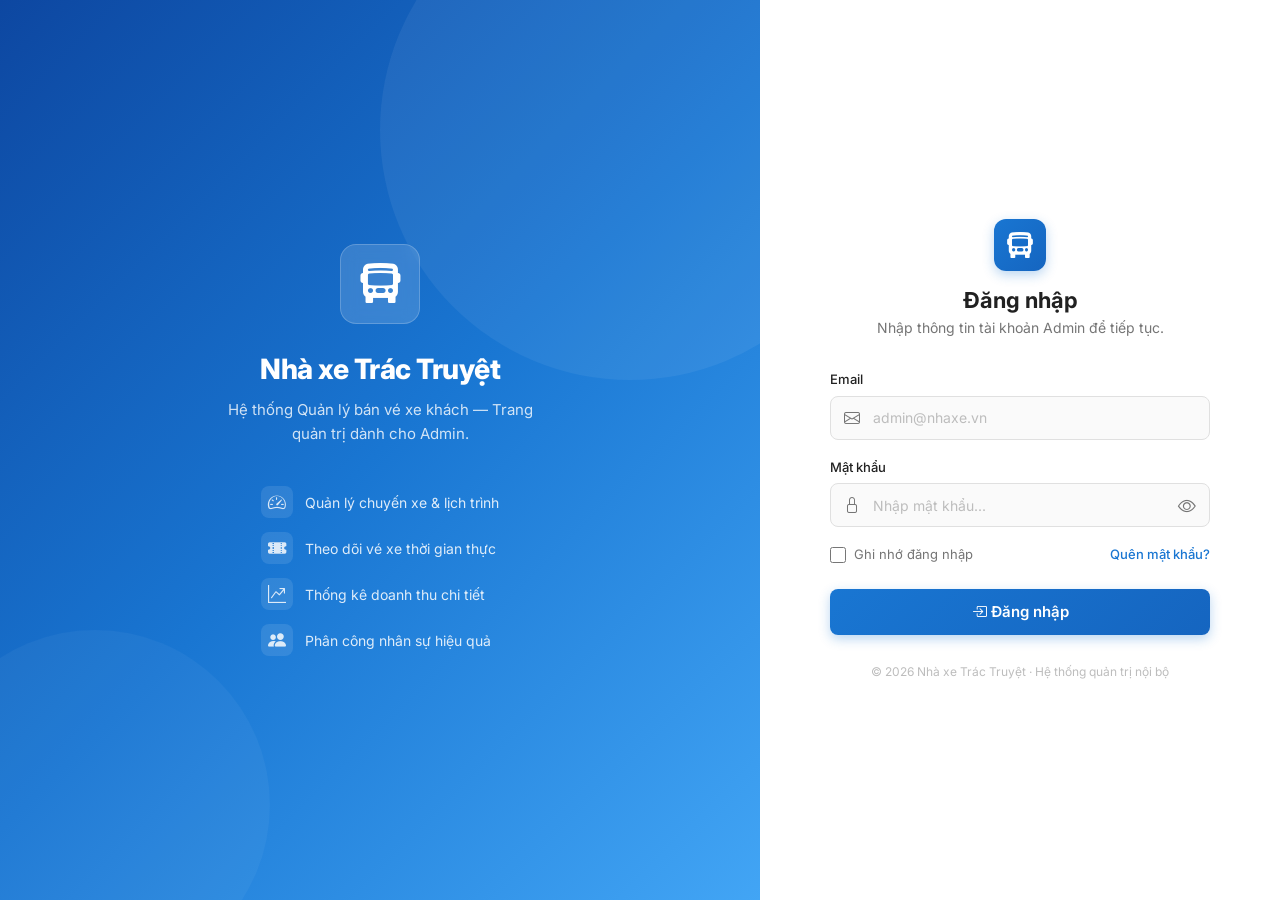
<file: pages/khach-hang.html>
<!DOCTYPE html>
<html lang="vi">

<head>
  <meta charset="UTF-8" />
  <meta name="viewport" content="width=device-width, initial-scale=1.0" />
  <title>Quản lý Khách hàng — Nhà xe Trác Truyệt</title>

  <!-- Google Fonts — Inter (design_system.md §2) -->
  <link rel="preconnect" href="https://fonts.googleapis.com" />
  <link rel="preconnect" href="https://fonts.gstatic.com" crossorigin />
  <link href="https://fonts.googleapis.com/css2?family=Inter:wght@400;500;600;700&display=swap" rel="stylesheet" />

  <!-- Bootstrap 5.3 CSS -->
  <link href="https://cdn.jsdelivr.net/npm/bootstrap@5.3.3/dist/css/bootstrap.min.css" rel="stylesheet" />

  <!-- Bootstrap Icons -->
  <link href="https://cdn.jsdelivr.net/npm/bootstrap-icons@1.11.3/font/bootstrap-icons.min.css" rel="stylesheet" />

  <style>
    /* =================================================================
       DESIGN TOKENS  —  design_system.md  §1 Bảng màu, §3 Spacing, §4 Shadow
       ================================================================= */
    :root {
      /* Màu sắc */
      --clr-primary: #1976D2;
      --clr-primary-dark: #1565C0;
      --clr-primary-light: #BBDEFB;
      --clr-success: #2E7D32;
      --clr-success-light: #E8F5E9;
      --clr-warning: #F57C00;
      --clr-warning-light: #FFF3E0;
      --clr-danger: #D32F2F;
      --clr-danger-light: #FFEBEE;
      --clr-info: #0288D1;
      --clr-info-light: #E3F2FD;
      --clr-bg: #F5F5F5;
      --clr-surface: #FFFFFF;
      --clr-text: #212121;
      --clr-text-secondary: #757575;
      --clr-border: #E0E0E0;
      --clr-sidebar-bg: #0D47A1;
      --clr-sidebar-text: #FFFFFF;

      /* Bóng đổ */
      --shadow-sm: 0 1px 3px rgba(0, 0, 0, .08);
      --shadow-md: 0 4px 12px rgba(0, 0, 0, .10);
      --shadow-lg: 0 8px 24px rgba(0, 0, 0, .14);

      /* Bo góc */
      --radius-sm: 8px;   /* Button, Input */
      --radius-md: 12px;  /* Card */
      --radius-lg: 16px;  /* Modal */
      --radius-pill: 20px;/* Badge */

      /* Font */
      --font-family: 'Inter', -apple-system, BlinkMacSystemFont, 'Segoe UI', Roboto, sans-serif;

      /* Layout */
      --sidebar-w: 260px;
      --header-h: 56px;
    }

    /* =================================================================
       RESET
       ================================================================= */
    *, *::before, *::after { box-sizing: border-box; }
    body {
      font-family: var(--font-family);
      font-size: 14px;
      color: var(--clr-text);
      background: var(--clr-bg);
      line-height: 1.6;
      margin: 0;
    }

    /* =================================================================
       SIDEBAR  —  design_system.md §5.2
       Chiều rộng 260px, nền #0D47A1, active = rgba trắng + border-left
       ================================================================= */
    .layout-sidebar {
      position: fixed; top: 0; left: 0;
      width: var(--sidebar-w); height: 100vh;
      background: var(--clr-sidebar-bg);
      color: var(--clr-sidebar-text);
      z-index: 1040;
      display: flex; flex-direction: column;
      transition: transform .3s cubic-bezier(.4, 0, .2, 1);
      overflow-y: auto;
    }
    .layout-sidebar::-webkit-scrollbar { width: 4px; }
    .layout-sidebar::-webkit-scrollbar-thumb { background: rgba(255,255,255,.2); border-radius: 4px; }

    /* Logo / Brand — đồng bộ chiều cao header 56px */
    .sidebar-brand {
      height: var(--header-h);
      display: flex; align-items: center; gap: 10px;
      padding: 0 20px;
      font-size: 17px; font-weight: 700; letter-spacing: -.3px;
      border-bottom: 1px solid rgba(255,255,255,.12);
      flex-shrink: 0;
    }
    .sidebar-brand i { font-size: 24px; }

    /* Menu */
    .sidebar-nav { list-style: none; padding: 12px 0; margin: 0; flex: 1; }
    .sidebar-nav-label {
      padding: 16px 20px 6px;
      font-size: 11px; font-weight: 600;
      text-transform: uppercase; letter-spacing: .8px;
      color: rgba(255,255,255,.4);
    }
    .sidebar-nav-item a {
      display: flex; align-items: center; gap: 12px;
      padding: 10px 20px;
      color: rgba(255,255,255,.72);
      text-decoration: none;
      font-size: 14px; font-weight: 500;
      border-left: 3px solid transparent;
      transition: all .15s ease;
    }
    .sidebar-nav-item a:hover { background: rgba(255,255,255,.08); color: #fff; }
    .sidebar-nav-item a.is-active { background: rgba(255,255,255,.15); border-left-color: #fff; color: #fff; }
    .sidebar-nav-item a i { font-size: 18px; width: 22px; text-align: center; flex-shrink: 0; }

    /* =================================================================
       HEADER  —  design_system.md §5.3
       Chiều cao 56px, nền trắng, shadow-sm
       ================================================================= */
    .layout-header {
      position: fixed; top: 0; left: var(--sidebar-w); right: 0;
      height: var(--header-h);
      background: var(--clr-surface);
      box-shadow: var(--shadow-sm);
      z-index: 1030;
      display: flex; align-items: center; justify-content: space-between;
      padding: 0 24px;
      transition: left .3s;
    }
    .header-left  { display: flex; align-items: center; gap: 12px; }
    .header-right { display: flex; align-items: center; gap: 8px; }

    /* Nút toggle sidebar (ẩn trên desktop) */
    .header-toggle {
      display: none; border: none; background: none;
      font-size: 22px; color: var(--clr-text); cursor: pointer;
      padding: 4px; border-radius: var(--radius-sm);
    }
    .header-toggle:hover { background: var(--clr-bg); }

    /* Breadcrumb */
    .header-breadcrumb {
      font-size: 14px; color: var(--clr-text-secondary);
      display: flex; align-items: center; gap: 6px;
    }
    .header-breadcrumb span { color: var(--clr-text); font-weight: 600; }

    /* Search — min-width 240px */
    .header-search { position: relative; min-width: 260px; }
    .header-search input {
      width: 100%; height: 36px;
      padding: 0 12px 0 36px;
      border: 1px solid var(--clr-border); border-radius: var(--radius-sm);
      font-family: var(--font-family); font-size: 13px;
      background: var(--clr-bg); color: var(--clr-text);
      transition: border-color .15s, box-shadow .15s, background .15s;
    }
    .header-search input:focus { outline: none; border-color: var(--clr-primary); box-shadow: 0 0 0 3px rgba(25,118,210,.15); background: #fff; }
    .header-search input::placeholder { color: var(--clr-text-secondary); }
    .header-search > i { position: absolute; left: 11px; top: 50%; transform: translateY(-50%); color: var(--clr-text-secondary); font-size: 15px; pointer-events: none; }

    /* Chuông thông báo */
    .header-icon-btn {
      position: relative; border: none; background: none;
      width: 38px; height: 38px; border-radius: 50%;
      display: flex; align-items: center; justify-content: center;
      cursor: pointer; color: var(--clr-text-secondary); font-size: 20px;
      transition: background .15s, color .15s;
    }
    .header-icon-btn:hover { background: var(--clr-bg); color: var(--clr-text); }
    .header-icon-btn .badge-dot {
      position: absolute; top: 6px; right: 7px;
      width: 9px; height: 9px;
      background: var(--clr-danger); border-radius: 50%;
      border: 2px solid var(--clr-surface);
    }

    /* Avatar */
    .header-avatar {
      width: 34px; height: 34px; border-radius: 50%;
      background: var(--clr-primary); color: #fff;
      display: flex; align-items: center; justify-content: center;
      font-size: 14px; font-weight: 600; cursor: pointer; margin-left: 4px;
    }

    /* =================================================================
       MAIN CONTENT
       ================================================================= */
    .layout-main {
      margin-left: var(--sidebar-w);
      margin-top: var(--header-h);
      padding: 24px;
      min-height: calc(100vh - var(--header-h));
      transition: margin-left .3s;
    }

    /* Overlay mobile */
    .sidebar-overlay {
      display: none; position: fixed; inset: 0;
      background: rgba(0,0,0,.45); z-index: 1035;
      opacity: 0; transition: opacity .3s;
    }
    .sidebar-overlay.is-visible { display: block; opacity: 1; }

    /* =================================================================
       BUTTONS  —  design_system.md §6.1
       Height 38/30px, border-radius 8px
       ================================================================= */
    .c-btn {
      display: inline-flex; align-items: center; justify-content: center; gap: 6px;
      height: 38px; padding: 0 18px;
      font-family: var(--font-family); font-size: 14px; font-weight: 500;
      border-radius: var(--radius-sm); border: none; cursor: pointer;
      transition: all .15s; text-decoration: none; white-space: nowrap; line-height: 1;
    }
    .c-btn:disabled       { opacity: .5; cursor: not-allowed; }
    .c-btn--primary       { background: var(--clr-primary); color: #fff; }
    .c-btn--primary:hover:not(:disabled) { background: var(--clr-primary-dark); }
    .c-btn--secondary     { background: transparent; color: var(--clr-primary); border: 1px solid var(--clr-primary); }
    .c-btn--secondary:hover:not(:disabled) { background: rgba(25,118,210,.06); }
    .c-btn--success       { background: var(--clr-success); color: #fff; }
    .c-btn--success:hover:not(:disabled) { background: #256b29; }
    .c-btn--danger        { background: var(--clr-danger); color: #fff; }
    .c-btn--danger:hover:not(:disabled)  { background: #b72626; }
    .c-btn--ghost         { background: transparent; color: var(--clr-text); }
    .c-btn--ghost:hover:not(:disabled)   { background: rgba(0,0,0,.04); }
    .c-btn--warning       { background: var(--clr-warning); color: #fff; }
    .c-btn--warning:hover:not(:disabled) { background: #e06c00; }
    .c-btn--sm            { height: 30px; padding: 0 12px; font-size: 13px; }
    .c-btn--icon          { width: 38px; padding: 0; }
    .c-btn--icon.c-btn--sm { width: 30px; }

    /* =================================================================
       INPUTS  —  design_system.md §6.2
       Height 38px, border-radius 8px, focus ring primary
       ================================================================= */
    .c-form-group { margin-bottom: 16px; }
    .c-label { display: block; font-size: 13px; font-weight: 500; margin-bottom: 4px; color: var(--clr-text); }
    .c-label .required { color: var(--clr-danger); margin-left: 2px; }
    .c-input {
      width: 100%; height: 38px; padding: 0 12px;
      font-family: var(--font-family); font-size: 14px;
      color: var(--clr-text); background: #fff;
      border: 1px solid var(--clr-border); border-radius: var(--radius-sm);
      transition: border-color .15s, box-shadow .15s;
    }
    .c-input:focus { outline: none; border-color: var(--clr-primary); box-shadow: 0 0 0 3px rgba(25,118,210,.15); }
    .c-input::placeholder { color: var(--clr-text-secondary); }
    .c-input[readonly] { background: var(--clr-bg); color: var(--clr-text-secondary); cursor: default; }
    .c-input[readonly]:focus { border-color: var(--clr-border); box-shadow: none; }

    /* =================================================================
       TABLE  —  design_system.md §6.3
       Header #F5F5F5, uppercase 12px, row hover, cell padding 12×16
       ================================================================= */
    .c-table-wrapper { background: var(--clr-surface); border-radius: var(--radius-md); box-shadow: var(--shadow-sm); overflow: hidden; }
    .c-table { width: 100%; border-collapse: collapse; }
    .c-table thead th {
      background: #FAFAFA; padding: 12px 16px;
      font-size: 12px; font-weight: 600; text-transform: uppercase; letter-spacing: .4px;
      color: var(--clr-text-secondary); text-align: left;
      border-bottom: 1px solid var(--clr-border); white-space: nowrap;
    }
    .c-table tbody td { padding: 12px 16px; font-size: 14px; border-bottom: 1px solid var(--clr-border); vertical-align: middle; }
    .c-table tbody tr:last-child td { border-bottom: none; }
    .c-table tbody tr { transition: background .1s; }
    .c-table tbody tr:hover { background: rgba(25,118,210,.03); }

    /* =================================================================
       PAGINATION  —  design_system.md §6.3 phân trang
       ================================================================= */
    .c-pagination { display: flex; align-items: center; justify-content: space-between; padding: 12px 16px; border-top: 1px solid var(--clr-border); font-size: 13px; color: var(--clr-text-secondary); flex-wrap: wrap; gap: 8px; }
    .c-pagination-info { display: flex; align-items: center; gap: 8px; }
    .c-pagination-info select {
      height: 30px; padding: 0 28px 0 8px;
      border: 1px solid var(--clr-border); border-radius: 6px;
      font-family: var(--font-family); font-size: 13px; cursor: pointer;
      appearance: none;
      background-image: url("data:image/svg+xml,%3Csvg xmlns='http://www.w3.org/2000/svg' width='10' height='10' fill='%23757575' viewBox='0 0 16 16'%3E%3Cpath d='M7.247 11.14 2.451 5.658C1.885 5.013 2.345 4 3.204 4h9.592a1 1 0 0 1 .753 1.659l-4.796 5.48a1 1 0 0 1-1.506 0z'/%3E%3C/svg%3E");
      background-repeat: no-repeat; background-position: right 8px center; background-color: #fff;
    }
    .c-pagination-nav { display: flex; align-items: center; gap: 4px; }
    .c-pagination-btn {
      display: inline-flex; align-items: center; justify-content: center;
      min-width: 32px; height: 32px; padding: 0 8px;
      border: 1px solid var(--clr-border); border-radius: 6px;
      background: #fff; color: var(--clr-text);
      font-family: var(--font-family); font-size: 13px; cursor: pointer;
      transition: all .15s;
    }
    .c-pagination-btn:hover:not(:disabled):not(.is-active) { border-color: var(--clr-primary); color: var(--clr-primary); }
    .c-pagination-btn.is-active { background: var(--clr-primary); border-color: var(--clr-primary); color: #fff; }
    .c-pagination-btn:disabled { opacity: .4; cursor: not-allowed; }

    /* =================================================================
       BADGE  —  design_system.md §6.6
       Pill 20px, padding 4×12, 12px/500
       ================================================================= */
    .c-badge { display: inline-flex; align-items: center; gap: 4px; padding: 3px 10px; border-radius: var(--radius-pill); font-size: 12px; font-weight: 500; white-space: nowrap; }
    .c-badge--success { background: var(--clr-success-light); color: var(--clr-success); }
    .c-badge--warning { background: var(--clr-warning-light); color: var(--clr-warning); }
    .c-badge--danger  { background: var(--clr-danger-light);  color: var(--clr-danger); }
    .c-badge--info    { background: var(--clr-info-light);    color: var(--clr-info); }

    /* =================================================================
       MODAL  —  design_system.md §6.4
       Overlay rgba(0,0,0,.5), max-width 560px→720px, radius 16px, animation
       ================================================================= */
    .c-modal-overlay {
      display: none; position: fixed; inset: 0;
      background: rgba(0,0,0,.5); z-index: 1050;
      justify-content: center; align-items: flex-start;
      padding: 40px 16px; overflow-y: auto;
    }
    .c-modal-overlay.is-open { display: flex; animation: mFade .2s ease; }
    .c-modal {
      background: var(--clr-surface); border-radius: var(--radius-lg);
      box-shadow: var(--shadow-lg); width: 100%; max-width: 720px;
      display: flex; flex-direction: column;
      animation: mSlide .25s ease;
    }
    .c-modal-header { display: flex; align-items: center; justify-content: space-between; padding: 16px 24px; border-bottom: 1px solid var(--clr-border); }
    .c-modal-title  { font-size: 18px; font-weight: 600; margin: 0; display: flex; align-items: center; gap: 8px; }
    .c-modal-close  { border: none; background: none; font-size: 22px; color: var(--clr-text-secondary); cursor: pointer; padding: 4px; border-radius: 6px; display: flex; align-items: center; justify-content: center; transition: background .15s; }
    .c-modal-close:hover { background: var(--clr-bg); color: var(--clr-text); }
    .c-modal-body   { padding: 24px; overflow-y: auto; max-height: calc(90vh - 140px); }
    .c-modal-body::-webkit-scrollbar { width: 5px; }
    .c-modal-body::-webkit-scrollbar-thumb { background: var(--clr-border); border-radius: 5px; }
    .c-modal-footer { display: flex; align-items: center; justify-content: flex-end; gap: 8px; padding: 16px 24px; border-top: 1px solid var(--clr-border); }
    @keyframes mFade  { from { opacity:0; } to { opacity:1; } }
    @keyframes mSlide { from { opacity:0; transform:translateY(16px); } to { opacity:1; transform:translateY(0); } }

    /* =================================================================
       PAGE-SPECIFIC STYLES
       ================================================================= */
    /* Tiêu đề trang */
    .page-header { display: flex; align-items: center; justify-content: space-between; margin-bottom: 24px; flex-wrap: wrap; gap: 12px; }
    .page-title  { font-size: 24px; font-weight: 700; margin: 0; display: flex; align-items: center; gap: 10px; }
    .page-title i { color: var(--clr-primary); }
    .page-subtitle { font-size: 14px; color: var(--clr-text-secondary); margin: 2px 0 0; }

    /* Thanh tìm kiếm + bộ lọc */
    .c-filter-bar { display: flex; align-items: center; gap: 12px; margin-bottom: 16px; flex-wrap: wrap; }
    .c-filter-search { position: relative; flex: 1; min-width: 200px; max-width: 420px; }
    .c-filter-search input {
      width: 100%; height: 38px; padding: 0 12px 0 38px;
      font-family: var(--font-family); font-size: 14px;
      color: var(--clr-text); background: #fff;
      border: 1px solid var(--clr-border); border-radius: var(--radius-sm);
      transition: border-color .15s, box-shadow .15s;
    }
    .c-filter-search input:focus { outline: none; border-color: var(--clr-primary); box-shadow: 0 0 0 3px rgba(25,118,210,.15); }
    .c-filter-search input::placeholder { color: var(--clr-text-secondary); }
    .c-filter-search > i { position: absolute; left: 12px; top: 50%; transform: translateY(-50%); color: var(--clr-text-secondary); font-size: 15px; pointer-events: none; }

    /* Avatar nhỏ trong bảng */
    .avatar-sm {
      width: 32px; height: 32px; border-radius: 50%;
      display: inline-flex; align-items: center; justify-content: center;
      font-size: 12px; font-weight: 600; color: #fff; flex-shrink: 0;
    }
    .customer-cell { display: flex; align-items: center; gap: 10px; }
    .email-link { color: var(--clr-primary); text-decoration: none; font-size: 13px; }
    .email-link:hover { text-decoration: underline; }

    /* Cột "Số vé" dạng pill */
    .ticket-count {
      display: inline-flex; align-items: center; justify-content: center;
      min-width: 36px; padding: 2px 10px;
      border-radius: var(--radius-pill);
      background: var(--clr-info-light); color: var(--clr-primary);
      font-size: 13px; font-weight: 600;
    }

    /* Trạng thái trống */
    .empty-state { text-align: center; padding: 48px 16px !important; color: var(--clr-text-secondary); }
    .empty-state i { font-size: 40px; display: block; margin-bottom: 8px; opacity: .3; }

    /* ── Modal tabs (trong chi tiết KH) ── */
    .modal-tabs {
      display: flex; gap: 0;
      border-bottom: 2px solid var(--clr-border);
      margin: -24px -24px 20px; padding: 0 24px;
    }
    .modal-tab {
      position: relative;
      display: inline-flex; align-items: center; gap: 8px;
      padding: 14px 20px;
      font-family: var(--font-family); font-size: 14px; font-weight: 500;
      color: var(--clr-text-secondary); background: none;
      border: none; cursor: pointer; white-space: nowrap;
      border-bottom: 2px solid transparent; margin-bottom: -2px;
      transition: color .15s;
    }
    .modal-tab:hover { color: var(--clr-text); }
    .modal-tab.is-active { color: var(--clr-primary); border-bottom-color: var(--clr-primary); font-weight: 600; }
    .modal-tab i { font-size: 16px; }
    .tab-badge { font-size: 11px; padding: 1px 8px; margin-left: 2px; }
    .modal-tab-panel { display: none; }
    .modal-tab-panel.is-active { display: block; animation: tabIn .2s ease; }
    @keyframes tabIn { from { opacity: 0; transform: translateY(4px); } to { opacity: 1; transform: translateY(0); } }

    /* ── Hồ sơ KH trong modal ── */
    .profile-header {
      display: flex; align-items: center; gap: 16px;
      padding: 16px; background: var(--clr-bg);
      border-radius: var(--radius-sm); margin-bottom: 20px;
    }
    .profile-avatar {
      width: 56px; height: 56px; border-radius: 50%;
      display: flex; align-items: center; justify-content: center;
      font-size: 22px; font-weight: 700; color: #fff; flex-shrink: 0;
    }
    .profile-name { font-size: 18px; font-weight: 700; margin: 0; }
    .profile-meta { font-size: 13px; color: var(--clr-text-secondary); margin-top: 2px; }

    /* ── Form grid 2 cột ── */
    .form-grid { display: grid; grid-template-columns: 1fr 1fr; gap: 12px 16px; }
    .form-grid .full-width { grid-column: 1 / -1; }
    @media (max-width: 575.98px) { .form-grid { grid-template-columns: 1fr; } }

    /* ── Bảng lịch sử vé (nhỏ hơn bảng chính) ── */
    .history-table { width: 100%; border-collapse: collapse; font-size: 13px; }
    .history-table thead th {
      background: #FAFAFA; padding: 10px 12px;
      font-size: 11px; font-weight: 600; text-transform: uppercase; letter-spacing: .4px;
      color: var(--clr-text-secondary); border-bottom: 1px solid var(--clr-border);
      white-space: nowrap; text-align: left;
    }
    .history-table tbody td { padding: 10px 12px; border-bottom: 1px solid var(--clr-border); vertical-align: middle; }
    .history-table tbody tr:last-child td { border-bottom: none; }
    .history-table tbody tr:hover { background: rgba(25,118,210,.03); }

    /* ── Toast thông báo ── */
    .c-toast {
      position: fixed; bottom: 24px; right: 24px; z-index: 1100;
      display: inline-flex; align-items: center; gap: 8px;
      padding: 12px 20px; border-radius: var(--radius-sm);
      font-size: 14px; font-weight: 500; color: #fff;
      box-shadow: var(--shadow-lg);
      transform: translateY(20px); opacity: 0; pointer-events: none;
      transition: all .3s cubic-bezier(.4,0,.2,1);
    }
    .c-toast.is-visible { transform: translateY(0); opacity: 1; pointer-events: auto; }
    .c-toast--success { background: var(--clr-success); }
    .c-toast--danger  { background: var(--clr-danger); }
    .c-toast--warning { background: var(--clr-warning); }
    .c-toast--info    { background: var(--clr-primary); }

    /* =================================================================
       RESPONSIVE  —  design_system.md §8
       ================================================================= */
    @media (max-width: 991.98px) {
      .layout-sidebar { transform: translateX(-100%); }
      .layout-sidebar.is-open { transform: translateX(0); }
      .layout-header { left: 0; }
      .layout-main { margin-left: 0; }
      .header-toggle { display: flex; }
    }
    @media (max-width: 575.98px) {
      .header-search { display: none; }
      .layout-main { padding: 16px; }
    }
  </style>
</head>

<body>

  <!-- =============================================================
       SIDEBAR  —  Mục "Khách hàng" được highlight (is-active)
       ============================================================= -->
  <aside class="layout-sidebar" id="sidebar">
    <div class="sidebar-brand"><i class="bi bi-bus-front-fill"></i> Nhà xe Trác Truyệt</div>
    <ul class="sidebar-nav">
      <li class="sidebar-nav-label">Chính</li>
      <li class="sidebar-nav-item"><a href="../index.html"><i class="bi bi-grid-1x2-fill"></i> Tổng quan</a></li>
      <li class="sidebar-nav-label">Quản lý</li>
      <li class="sidebar-nav-item"><a href="nhan-vien.html"><i class="bi bi-people-fill"></i> Nhân viên</a></li>
      <li class="sidebar-nav-item"><a href="khach-hang.html" class="is-active"><i class="bi bi-person-fill"></i> Khách hàng</a></li>
      <li class="sidebar-nav-item"><a href="chuyen-xe.html"><i class="bi bi-signpost-split-fill"></i> Chuyến xe</a></li>
      <li class="sidebar-nav-item"><a href="ve-xe.html"><i class="bi bi-ticket-perforated-fill"></i> Vé xe</a></li>
      <li class="sidebar-nav-item"><a href="quan-ly-xe.html"><i class="bi bi-truck-front-fill"></i> Xe</a></li>
      <li class="sidebar-nav-label">Báo cáo</li>
      <li class="sidebar-nav-item"><a href="doanh-thu.html"><i class="bi bi-graph-up-arrow"></i> Doanh thu</a></li>
    </ul>
  </aside>
  <div class="sidebar-overlay" id="sidebarOverlay"></div>

  <!-- =============================================================
       HEADER  —  Search, Chuông, Avatar
       ============================================================= -->
  <header class="layout-header">
    <div class="header-left">
      <button class="header-toggle" id="sidebarToggle" aria-label="Toggle sidebar"><i class="bi bi-list"></i></button>
      <div class="header-breadcrumb">
        <i class="bi bi-house-fill" style="color:var(--clr-primary)"></i>
        <span>/</span> Quản lý <span>/</span> <span>Khách hàng</span>
      </div>
    </div>
    <div class="header-right">
      <div class="header-search"><i class="bi bi-search"></i><input type="text" placeholder="Tìm kiếm..." /></div>
      <button class="header-icon-btn" title="Thông báo"><i class="bi bi-bell-fill"></i><span class="badge-dot"></span></button>
      <div class="header-avatar" title="Admin Nguyễn">A</div>
    </div>
  </header>

  <!-- =============================================================
       NỘI DUNG CHÍNH
       ============================================================= -->
  <main class="layout-main">

    <!-- Tiêu đề trang -->
    <div class="page-header">
      <div>
        <h1 class="page-title"><i class="bi bi-person-fill"></i> Quản lý Khách hàng</h1>
        <p class="page-subtitle">Tra cứu thông tin, lịch sử đặt vé và cập nhật hồ sơ khách hàng.</p>
      </div>
    </div>

    <!-- Thanh tìm kiếm — KHÔNG có nút "Thêm KH" (KH tự đăng ký qua App) -->
    <div class="c-filter-bar">
      <div class="c-filter-search">
        <i class="bi bi-search"></i>
        <input type="text" id="searchInput" placeholder="Tìm theo tên, SĐT hoặc email..." />
      </div>
      <div style="flex:1"></div>
      <span id="tableSummary" style="font-size:13px;color:var(--clr-text-secondary)"></span>
    </div>

    <!-- Bảng danh sách khách hàng -->
    <div class="c-table-wrapper">
      <div style="overflow-x:auto">
        <table class="c-table">
          <thead>
            <tr>
              <th>Mã KH</th>
              <th>Họ và tên</th>
              <th>Số điện thoại</th>
              <th>Email</th>
              <th style="text-align:center">Số vé đã đặt</th>
              <th>Ngày đăng ký</th>
              <th>Trạng thái</th>
              <th style="text-align:center">Thao tác</th>
            </tr>
          </thead>
          <tbody id="tableBody">
            <!-- Render bởi JavaScript -->
          </tbody>
        </table>
      </div>
      <!-- Phân trang 10 dòng/trang -->
      <div class="c-pagination">
        <div class="c-pagination-info">
          Hiển thị
          <select id="rowsPerPage">
            <option value="10" selected>10</option>
            <option value="20">20</option>
            <option value="50">50</option>
          </select>
          dòng / trang
        </div>
        <div class="c-pagination-nav" id="paginationNav"></div>
      </div>
    </div>
  </main>

  <!-- =============================================================
       MODAL: CHI TIẾT KHÁCH HÀNG  —  2 Tabs
       ============================================================= -->
  <div class="c-modal-overlay" id="detailModal">
    <div class="c-modal">

      <!-- Header modal -->
      <div class="c-modal-header">
        <h3 class="c-modal-title">
          <i class="bi bi-person-badge-fill" style="color:var(--clr-primary)"></i>
          <span id="modalTitle">Chi tiết khách hàng</span>
        </h3>
        <button class="c-modal-close" onclick="App.closeModal()"><i class="bi bi-x-lg"></i></button>
      </div>

      <!-- Body modal -->
      <div class="c-modal-body">

        <!-- Hồ sơ tóm tắt -->
        <div class="profile-header">
          <div class="profile-avatar" id="modalAvatar">KH</div>
          <div>
            <h2 class="profile-name" id="modalName">—</h2>
            <div class="profile-meta">
              <span id="modalId">KH-000</span> · Đăng ký <span id="modalJoined">—</span>
              · <span id="modalStatusInline"></span>
            </div>
          </div>
        </div>

        <!-- 2 Tabs -->
        <div class="modal-tabs">
          <button class="modal-tab is-active" data-tab="tabInfo">
            <i class="bi bi-person-lines-fill"></i> Thông tin cá nhân
          </button>
          <button class="modal-tab" data-tab="tabHistory">
            <i class="bi bi-clock-history"></i> Lịch sử đặt vé
            <span class="c-badge c-badge--info tab-badge" id="historyCount">0</span>
          </button>
        </div>

        <!-- ═══════════════════════════════════════════════
             TAB 1: THÔNG TIN CÁ NHÂN
             ═══════════════════════════════════════════════ -->
        <div class="modal-tab-panel is-active" id="tabInfo">
          <div class="form-grid">
            <!-- Họ tên — readonly (KH tự đăng ký, Admin không sửa) -->
            <div class="c-form-group">
              <label class="c-label">Họ và tên</label>
              <input type="text" class="c-input" id="fldName" readonly />
            </div>
            <!-- Ngày sinh — readonly -->
            <div class="c-form-group">
              <label class="c-label">Ngày sinh</label>
              <input type="text" class="c-input" id="fldDob" readonly />
            </div>
            <!-- SĐT — Admin ĐƯỢC sửa -->
            <div class="c-form-group">
              <label class="c-label">Số điện thoại <span class="required">*</span></label>
              <input type="tel" class="c-input" id="fldPhone" placeholder="0901 234 567" />
            </div>
            <!-- Email — Admin ĐƯỢC sửa -->
            <div class="c-form-group">
              <label class="c-label">Email <span class="required">*</span></label>
              <input type="email" class="c-input" id="fldEmail" placeholder="email@example.com" />
            </div>
            <!-- Địa chỉ — Admin ĐƯỢC sửa -->
            <div class="c-form-group full-width">
              <label class="c-label">Địa chỉ</label>
              <input type="text" class="c-input" id="fldAddress" placeholder="Nhập địa chỉ..." />
            </div>
            <!-- Ngày đăng ký — readonly -->
            <div class="c-form-group">
              <label class="c-label">Ngày đăng ký</label>
              <input type="text" class="c-input" id="fldJoined" readonly />
            </div>
            <!-- Trạng thái tài khoản — readonly, hiển thị dạng text -->
            <div class="c-form-group">
              <label class="c-label">Trạng thái tài khoản</label>
              <input type="text" class="c-input" id="fldStatus" readonly />
            </div>
          </div>
        </div>

        <!-- ═══════════════════════════════════════════════
             TAB 2: LỊCH SỬ ĐẶT VÉ
             ═══════════════════════════════════════════════ -->
        <div class="modal-tab-panel" id="tabHistory">
          <div style="overflow-x:auto">
            <table class="history-table">
              <thead>
                <tr>
                  <th>Mã vé</th>
                  <th>Chuyến xe</th>
                  <th style="text-align:center">Số ghế</th>
                  <th>Trạng thái vé</th>
                  <th>Ngày đặt</th>
                </tr>
              </thead>
              <tbody id="historyBody">
                <!-- Render bởi JavaScript -->
              </tbody>
            </table>
          </div>
        </div>
      </div>

      <!-- Footer modal — thay đổi tuỳ tab -->
      <div class="c-modal-footer" id="modalFooter">
        <!-- Nút Khóa/Mở khóa ở bên trái -->
        <span id="lockBtnSlot" style="margin-right:auto"></span>
        <button class="c-btn c-btn--ghost" onclick="App.closeModal()">Hủy</button>
        <button class="c-btn c-btn--primary" id="btnSave"><i class="bi bi-check-lg"></i> Lưu thay đổi</button>
      </div>
    </div>
  </div>

  <!-- Toast thông báo -->
  <div class="c-toast" id="toast"></div>

  <!-- Auth guard -->
  <script src="../assets/js/auth.js"></script>
  <script src="../assets/js/notifications.js"></script>

  <!-- =============================================================
       JAVASCRIPT
       ============================================================= -->
  <script>
  var App = (function () {
    'use strict';

    /* ==============================================================
       1. DỮ LIỆU MẪU — 10 khách hàng tiếng Việt
       ============================================================== */
    var customers = [
      { id:'KH-001', name:'Nguyễn Văn An',    phone:'0901 234 567', email:'an.nguyen@gmail.com',   dob:'15/03/1990', address:'12 Trần Phú, Ba Đình, Hà Nội',        joined:'12/01/2026', status:'active' },
      { id:'KH-002', name:'Trần Thị Bích',    phone:'0912 345 678', email:'bich.tran@gmail.com',   dob:'22/07/1995', address:'45 Nguyễn Huệ, Quận 1, TP.HCM',      joined:'18/02/2026', status:'active' },
      { id:'KH-003', name:'Lê Hoàng Cường',   phone:'0923 456 789', email:'cuong.le@yahoo.com',    dob:'08/11/1988', address:'78 Lê Lợi, Hải Châu, Đà Nẵng',       joined:'05/03/2026', status:'active' },
      { id:'KH-004', name:'Phạm Minh Đức',    phone:'0934 567 890', email:'duc.pham@outlook.com',  dob:'30/05/1992', address:'23 Hùng Vương, TP Huế',               joined:'22/03/2026', status:'locked' },
      { id:'KH-005', name:'Võ Thị Em',        phone:'0945 678 901', email:'em.vo@gmail.com',       dob:'14/09/1997', address:'56 Phan Đình Phùng, Nha Trang',       joined:'10/04/2026', status:'active' },
      { id:'KH-006', name:'Hoàng Văn Phúc',   phone:'0956 789 012', email:'phuc.hoang@gmail.com',  dob:'03/12/1985', address:'89 Bà Triệu, Hoàn Kiếm, Hà Nội',     joined:'28/04/2026', status:'active' },
      { id:'KH-007', name:'Đỗ Thị Giang',     phone:'0967 890 123', email:'giang.do@gmail.com',    dob:'19/01/1993', address:'34 Điện Biên Phủ, Quận 3, TP.HCM',   joined:'15/05/2026', status:'active' },
      { id:'KH-008', name:'Bùi Quang Huy',    phone:'0978 901 234', email:'huy.bui@gmail.com',     dob:'27/06/1991', address:'67 Trưng Trắc, Ninh Kiều, Cần Thơ',  joined:'03/06/2026', status:'locked' },
      { id:'KH-009', name:'Ngô Thanh Lan',    phone:'0989 012 345', email:'lan.ngo@yahoo.com',     dob:'11/04/1996', address:'90 Lý Thường Kiệt, TP Đà Lạt',       joined:'20/07/2026', status:'active' },
      { id:'KH-010', name:'Phan Văn Khoa',    phone:'0990 123 456', email:'khoa.phan@gmail.com',   dob:'06/08/1989', address:'15 Nguyễn Trãi, TP Vũng Tàu',         joined:'08/08/2026', status:'active' },
    ];

    /* DỮ LIỆU MẪU — Mỗi khách hàng 5 vé (tổng 50 vé) */
    var bookings = [
      /* ── KH-001: Nguyễn Văn An ── */
      { cid:'KH-001', tid:'VE-0115-001', trip:'Hà Nội → Hải Phòng',     dep:'06:00', seat:'A3',  status:'paid',      date:'15/01/2026' },
      { cid:'KH-001', tid:'VE-0302-002', trip:'Hải Phòng → Hà Nội',     dep:'14:30', seat:'B1',  status:'paid',      date:'02/03/2026' },
      { cid:'KH-001', tid:'VE-0618-003', trip:'Hà Nội → Thanh Hóa',     dep:'07:00', seat:'A5',  status:'paid',      date:'18/06/2026' },
      { cid:'KH-001', tid:'VE-0820-004', trip:'Hà Nội → Lào Cai',       dep:'19:30', seat:'C2',  status:'confirmed', date:'20/08/2026' },
      { cid:'KH-001', tid:'VE-1005-005', trip:'Hà Nội → Hải Phòng',     dep:'08:00', seat:'A1',  status:'pending',   date:'05/10/2026' },

      /* ── KH-002: Trần Thị Bích ── */
      { cid:'KH-002', tid:'VE-0220-006', trip:'TP.HCM → Đà Lạt',        dep:'08:00', seat:'B4',  status:'paid',      date:'20/02/2026' },
      { cid:'KH-002', tid:'VE-0410-007', trip:'Đà Lạt → TP.HCM',        dep:'13:00', seat:'A2',  status:'paid',      date:'10/04/2026' },
      { cid:'KH-002', tid:'VE-0715-008', trip:'TP.HCM → Nha Trang',     dep:'20:00', seat:'C1',  status:'cancelled', date:'15/07/2026' },
      { cid:'KH-002', tid:'VE-0901-009', trip:'TP.HCM → Đà Lạt',        dep:'22:00', seat:'B3',  status:'paid',      date:'01/09/2026' },
      { cid:'KH-002', tid:'VE-1003-010', trip:'TP.HCM → Cần Thơ',       dep:'09:30', seat:'A6',  status:'confirmed', date:'03/10/2026' },

      /* ── KH-003: Lê Hoàng Cường ── */
      { cid:'KH-003', tid:'VE-0310-011', trip:'Đà Nẵng → Huế',           dep:'09:00', seat:'A4',  status:'paid',      date:'10/03/2026' },
      { cid:'KH-003', tid:'VE-0505-012', trip:'Huế → Đà Nẵng',           dep:'15:00', seat:'B2',  status:'paid',      date:'05/05/2026' },
      { cid:'KH-003', tid:'VE-0720-013', trip:'Đà Nẵng → Quảng Ngãi',    dep:'06:30', seat:'C3',  status:'paid',      date:'20/07/2026' },
      { cid:'KH-003', tid:'VE-0905-014', trip:'Đà Nẵng → Huế',           dep:'10:30', seat:'A1',  status:'cancelled', date:'05/09/2026' },
      { cid:'KH-003', tid:'VE-1005-015', trip:'Đà Nẵng → Quảng Ngãi',    dep:'07:00', seat:'B5',  status:'pending',   date:'05/10/2026' },

      /* ── KH-004: Phạm Minh Đức ── */
      { cid:'KH-004', tid:'VE-0325-016', trip:'Huế → Đà Nẵng',           dep:'11:00', seat:'A3',  status:'paid',      date:'25/03/2026' },
      { cid:'KH-004', tid:'VE-0601-017', trip:'Hà Nội → Vinh',            dep:'05:30', seat:'C4',  status:'paid',      date:'01/06/2026' },
      { cid:'KH-004', tid:'VE-0730-018', trip:'Vinh → Hà Nội',            dep:'16:00', seat:'B1',  status:'cancelled', date:'30/07/2026' },
      { cid:'KH-004', tid:'VE-0912-019', trip:'Hà Nội → Vinh',            dep:'06:00', seat:'A2',  status:'cancelled', date:'12/09/2026' },
      { cid:'KH-004', tid:'VE-0930-020', trip:'Huế → Đà Nẵng',           dep:'14:00', seat:'B4',  status:'paid',      date:'30/09/2026' },

      /* ── KH-005: Võ Thị Em ── */
      { cid:'KH-005', tid:'VE-0415-021', trip:'TP.HCM → Nha Trang',      dep:'21:00', seat:'A5',  status:'paid',      date:'15/04/2026' },
      { cid:'KH-005', tid:'VE-0610-022', trip:'Nha Trang → TP.HCM',      dep:'08:00', seat:'B3',  status:'paid',      date:'10/06/2026' },
      { cid:'KH-005', tid:'VE-0805-023', trip:'TP.HCM → Nha Trang',      dep:'20:30', seat:'C2',  status:'paid',      date:'05/08/2026' },
      { cid:'KH-005', tid:'VE-0925-024', trip:'Nha Trang → Đà Lạt',      dep:'10:00', seat:'A4',  status:'confirmed', date:'25/09/2026' },
      { cid:'KH-005', tid:'VE-1008-025', trip:'TP.HCM → Vũng Tàu',       dep:'07:30', seat:'B1',  status:'pending',   date:'08/10/2026' },

      /* ── KH-006: Hoàng Văn Phúc ── */
      { cid:'KH-006', tid:'VE-0501-026', trip:'Hà Nội → Thanh Hóa',      dep:'07:00', seat:'A2',  status:'paid',      date:'01/05/2026' },
      { cid:'KH-006', tid:'VE-0620-027', trip:'Thanh Hóa → Hà Nội',      dep:'15:30', seat:'C1',  status:'paid',      date:'20/06/2026' },
      { cid:'KH-006', tid:'VE-0815-028', trip:'Hà Nội → Lào Cai',         dep:'19:00', seat:'B5',  status:'paid',      date:'15/08/2026' },
      { cid:'KH-006', tid:'VE-0920-029', trip:'Lào Cai → Hà Nội',         dep:'06:30', seat:'A3',  status:'paid',      date:'20/09/2026' },
      { cid:'KH-006', tid:'VE-1004-030', trip:'Hà Nội → Hải Phòng',      dep:'08:00', seat:'C4',  status:'confirmed', date:'04/10/2026' },

      /* ── KH-007: Đỗ Thị Giang ── */
      { cid:'KH-007', tid:'VE-0520-031', trip:'TP.HCM → Cần Thơ',        dep:'08:30', seat:'B2',  status:'paid',      date:'20/05/2026' },
      { cid:'KH-007', tid:'VE-0705-032', trip:'Cần Thơ → TP.HCM',        dep:'16:00', seat:'A1',  status:'paid',      date:'05/07/2026' },
      { cid:'KH-007', tid:'VE-0828-033', trip:'TP.HCM → Đà Lạt',         dep:'22:30', seat:'C3',  status:'paid',      date:'28/08/2026' },
      { cid:'KH-007', tid:'VE-0930-034', trip:'Đà Lạt → TP.HCM',         dep:'09:00', seat:'B4',  status:'cancelled', date:'30/09/2026' },
      { cid:'KH-007', tid:'VE-1006-035', trip:'TP.HCM → Cần Thơ',        dep:'07:00', seat:'A5',  status:'pending',   date:'06/10/2026' },

      /* ── KH-008: Bùi Quang Huy ── */
      { cid:'KH-008', tid:'VE-0605-036', trip:'Cần Thơ → TP.HCM',        dep:'14:00', seat:'A4',  status:'paid',      date:'05/06/2026' },
      { cid:'KH-008', tid:'VE-0720-037', trip:'TP.HCM → Vũng Tàu',       dep:'10:00', seat:'B1',  status:'paid',      date:'20/07/2026' },
      { cid:'KH-008', tid:'VE-0901-038', trip:'Vũng Tàu → TP.HCM',       dep:'16:30', seat:'C2',  status:'paid',      date:'01/09/2026' },
      { cid:'KH-008', tid:'VE-0928-039', trip:'TP.HCM → Cần Thơ',        dep:'08:00', seat:'A3',  status:'cancelled', date:'28/09/2026' },
      { cid:'KH-008', tid:'VE-1002-040', trip:'TP.HCM → Đà Lạt',         dep:'21:00', seat:'B5',  status:'confirmed', date:'02/10/2026' },

      /* ── KH-009: Ngô Thanh Lan ── */
      { cid:'KH-009', tid:'VE-0725-041', trip:'Hà Nội → Lào Cai',         dep:'20:00', seat:'C1',  status:'paid',      date:'25/07/2026' },
      { cid:'KH-009', tid:'VE-0810-042', trip:'Lào Cai → Hà Nội',         dep:'07:00', seat:'A2',  status:'paid',      date:'10/08/2026' },
      { cid:'KH-009', tid:'VE-0905-043', trip:'Hà Nội → Hải Phòng',      dep:'06:30', seat:'B3',  status:'paid',      date:'05/09/2026' },
      { cid:'KH-009', tid:'VE-0930-044', trip:'Hải Phòng → Hà Nội',      dep:'15:00', seat:'A4',  status:'paid',      date:'30/09/2026' },
      { cid:'KH-009', tid:'VE-1005-045', trip:'Hà Nội → Lào Cai',         dep:'19:30', seat:'C5',  status:'pending',   date:'05/10/2026' },

      /* ── KH-010: Phan Văn Khoa ── */
      { cid:'KH-010', tid:'VE-0812-046', trip:'TP.HCM → Vũng Tàu',       dep:'11:00', seat:'A1',  status:'paid',      date:'12/08/2026' },
      { cid:'KH-010', tid:'VE-0825-047', trip:'Vũng Tàu → TP.HCM',       dep:'17:00', seat:'B2',  status:'paid',      date:'25/08/2026' },
      { cid:'KH-010', tid:'VE-0910-048', trip:'TP.HCM → Nha Trang',      dep:'20:00', seat:'C4',  status:'cancelled', date:'10/09/2026' },
      { cid:'KH-010', tid:'VE-0928-049', trip:'TP.HCM → Vũng Tàu',       dep:'09:00', seat:'A3',  status:'paid',      date:'28/09/2026' },
      { cid:'KH-010', tid:'VE-1005-050', trip:'TP.HCM → Đà Lạt',         dep:'23:00', seat:'B1',  status:'confirmed', date:'05/10/2026' },
    ];

    /* Bản đồ trạng thái vé */
    var TICKET_STATUS = {
      pending:   { label:'Chờ xác nhận',  cls:'c-badge--warning', icon:'bi-clock-fill' },
      confirmed: { label:'Đã xác nhận',   cls:'c-badge--info',    icon:'bi-check-circle-fill' },
      paid:      { label:'Đã thanh toán', cls:'c-badge--success', icon:'bi-check-circle-fill' },
      cancelled: { label:'Đã hủy',        cls:'c-badge--danger',  icon:'bi-x-circle-fill' },
    };

    /* Bản đồ trạng thái tài khoản KH */
    var ACCOUNT_STATUS = {
      active: { label:'Hoạt động', cls:'c-badge--success', icon:'bi-check-circle-fill' },
      locked: { label:'Bị khóa',   cls:'c-badge--danger',  icon:'bi-lock-fill' },
    };

    /* Bảng màu avatar */
    var COLORS = ['#1976D2','#2E7D32','#F57C00','#D32F2F','#7B1FA2','#0288D1','#00838F','#4E342E','#C62828','#6A1B9A'];

    /* ==============================================================
       2. HÀM TIỆN ÍCH
       ============================================================== */
    /* Lấy danh sách vé của 1 khách hàng */
    function getBookings(cid) {
      return bookings.filter(function (b) { return b.cid === cid; });
    }

    /* Lấy chữ cái đầu để hiển thị avatar */
    function initials(name) {
      var p = name.trim().split(/\s+/);
      return p.length >= 2
        ? (p[0][0] + p[p.length - 1][0]).toUpperCase()
        : name.substring(0, 2).toUpperCase();
    }

    /* Lấy màu avatar theo index */
    function color(i) { return COLORS[i % COLORS.length]; }

    /* Hiển thị toast thông báo */
    function toast(msg, type) {
      var el = document.getElementById('toast');
      var icons = { success:'bi-check-circle-fill', danger:'bi-x-circle-fill', warning:'bi-exclamation-triangle-fill', info:'bi-info-circle-fill' };
      el.className = 'c-toast c-toast--' + (type || 'success');
      el.innerHTML = '<i class="bi ' + (icons[type] || icons.success) + '"></i> ' + msg;
      el.classList.add('is-visible');
      clearTimeout(el._t);
      el._t = setTimeout(function () { el.classList.remove('is-visible'); }, 3000);
    }

    /* ==============================================================
       3. BẢNG KHÁCH HÀNG  +  PHÂN TRANG
       ============================================================== */
    var searchTerm = '';
    var currentPage = 1;
    var rowsPerPage = 10;

    /* Lọc danh sách theo từ khoá tìm kiếm */
    function filtered() {
      return customers.filter(function (c) {
        if (!searchTerm) return true;
        var q = searchTerm;
        return c.name.toLowerCase().indexOf(q) !== -1 ||
          c.phone.replace(/\s/g, '').indexOf(q.replace(/\s/g, '')) !== -1 ||
          c.email.toLowerCase().indexOf(q) !== -1 ||
          c.id.toLowerCase().indexOf(q) !== -1;
      });
    }

    /* Render bảng danh sách */
    function renderTable() {
      var tbody = document.getElementById('tableBody');
      var list = filtered();
      var totalPages = Math.max(1, Math.ceil(list.length / rowsPerPage));
      if (currentPage > totalPages) currentPage = totalPages;

      var start = (currentPage - 1) * rowsPerPage;
      var page = list.slice(start, start + rowsPerPage);

      /* Cập nhật tóm tắt */
      document.getElementById('tableSummary').textContent = list.length
        ? 'Hiển thị ' + (start + 1) + '–' + Math.min(start + rowsPerPage, list.length) + ' / ' + list.length + ' khách hàng'
        : '0 kết quả';

      /* Trường hợp không có dữ liệu */
      if (!page.length) {
        tbody.innerHTML = '<tr><td colspan="8" class="empty-state">' +
          '<i class="bi bi-person-slash"></i>' +
          '<span>Không tìm thấy khách hàng nào phù hợp.</span></td></tr>';
        renderPagination(0, 0);
        return;
      }

      /* Render từng dòng */
      tbody.innerHTML = page.map(function (c) {
        var idx = customers.indexOf(c);
        var cnt = getBookings(c.id).length;
        var st = ACCOUNT_STATUS[c.status] || ACCOUNT_STATUS.active;

        return '<tr>' +
          '<td><strong>' + c.id + '</strong></td>' +
          '<td><div class="customer-cell">' +
            '<span class="avatar-sm" style="background:' + color(idx) + '">' + initials(c.name) + '</span>' +
            c.name +
          '</div></td>' +
          '<td>' + c.phone + '</td>' +
          '<td><a href="mailto:' + c.email + '" class="email-link">' + c.email + '</a></td>' +
          '<td style="text-align:center"><span class="ticket-count">' + cnt + '</span></td>' +
          '<td>' + c.joined + '</td>' +
          '<td><span class="c-badge ' + st.cls + '"><i class="bi ' + st.icon + '"></i> ' + st.label + '</span></td>' +
          '<td style="text-align:center;white-space:nowrap">' +
            '<button class="c-btn c-btn--ghost c-btn--icon c-btn--sm js-view" data-id="' + c.id + '" title="Xem chi tiết"><i class="bi bi-eye"></i></button> ' +
            '<button class="c-btn c-btn--ghost c-btn--icon c-btn--sm js-edit" data-id="' + c.id + '" title="Cập nhật"><i class="bi bi-pencil"></i></button>' +
          '</td></tr>';
      }).join('');

      /* Gắn sự kiện cho nút Xem / Sửa */
      tbody.querySelectorAll('.js-view').forEach(function (b) {
        b.addEventListener('click', function () { openDetail(this.dataset.id, 'tabHistory'); });
      });
      tbody.querySelectorAll('.js-edit').forEach(function (b) {
        b.addEventListener('click', function () { openDetail(this.dataset.id, 'tabInfo'); });
      });

      renderPagination(currentPage, totalPages);
    }

    /* Render phân trang */
    function renderPagination(cur, total) {
      var nav = document.getElementById('paginationNav');
      if (total <= 1) { nav.innerHTML = ''; return; }

      var h = '';
      /* Nút Previous */
      h += '<button class="c-pagination-btn pg" data-p="' + (cur - 1) + '"' + (cur <= 1 ? ' disabled' : '') + '><i class="bi bi-chevron-left"></i></button>';

      /* Số trang */
      for (var p = 1; p <= total; p++) {
        if (total > 7) {
          if (p === 1 || p === total || (p >= cur - 1 && p <= cur + 1)) {
            h += '<button class="c-pagination-btn pg' + (p === cur ? ' is-active' : '') + '" data-p="' + p + '">' + p + '</button>';
          } else if (p === cur - 2 || p === cur + 2) {
            h += '<span style="padding:0 4px;color:var(--clr-text-secondary)">…</span>';
          }
        } else {
          h += '<button class="c-pagination-btn pg' + (p === cur ? ' is-active' : '') + '" data-p="' + p + '">' + p + '</button>';
        }
      }

      /* Nút Next */
      h += '<button class="c-pagination-btn pg" data-p="' + (cur + 1) + '"' + (cur >= total ? ' disabled' : '') + '><i class="bi bi-chevron-right"></i></button>';

      nav.innerHTML = h;
      nav.querySelectorAll('.pg:not(:disabled)').forEach(function (b) {
        b.addEventListener('click', function () { currentPage = parseInt(this.dataset.p); renderTable(); });
      });
    }

    /* ==============================================================
       4. MODAL CHI TIẾT KHÁCH HÀNG  —  2 Tabs
       ============================================================== */
    var activeId = null;   // Mã KH đang mở modal
    var activeTab = null;  // Tab đang hiển thị

    /* Mở modal chi tiết */
    function openDetail(cid, defaultTab) {
      var c = customers.find(function (x) { return x.id === cid; });
      if (!c) return;
      activeId = cid;

      var idx = customers.indexOf(c);
      var bk = getBookings(cid);
      var st = ACCOUNT_STATUS[c.status] || ACCOUNT_STATUS.active;

      /* ── Hồ sơ tóm tắt ── */
      document.getElementById('modalAvatar').style.background = color(idx);
      document.getElementById('modalAvatar').textContent = initials(c.name);
      document.getElementById('modalName').textContent = c.name;
      document.getElementById('modalId').textContent = c.id;
      document.getElementById('modalJoined').textContent = c.joined;
      document.getElementById('modalTitle').textContent = c.name;
      document.getElementById('modalStatusInline').innerHTML =
        '<span class="c-badge ' + st.cls + '" style="font-size:11px"><i class="bi ' + st.icon + '"></i> ' + st.label + '</span>';

      /* ── Tab 1: Thông tin cá nhân ── */
      document.getElementById('fldName').value    = c.name;
      document.getElementById('fldDob').value     = c.dob;
      document.getElementById('fldPhone').value   = c.phone;
      document.getElementById('fldEmail').value   = c.email;
      document.getElementById('fldAddress').value = c.address;
      document.getElementById('fldJoined').value  = c.joined;
      document.getElementById('fldStatus').value  = st.label;

      /* Nút Khóa / Mở khóa */
      var lockSlot = document.getElementById('lockBtnSlot');
      if (c.status === 'active') {
        lockSlot.innerHTML = '<button class="c-btn c-btn--warning c-btn--sm" id="btnLockToggle"><i class="bi bi-lock"></i> Khóa tài khoản</button>';
      } else {
        lockSlot.innerHTML = '<button class="c-btn c-btn--success c-btn--sm" id="btnLockToggle"><i class="bi bi-unlock"></i> Mở khóa</button>';
      }
      document.getElementById('btnLockToggle').addEventListener('click', toggleLock);

      /* ── Tab 2: Lịch sử đặt vé ── */
      document.getElementById('historyCount').textContent = bk.length;
      var hb = document.getElementById('historyBody');
      if (!bk.length) {
        hb.innerHTML = '<tr><td colspan="5" class="empty-state"><i class="bi bi-ticket-perforated"></i><span>Chưa có lịch sử đặt vé.</span></td></tr>';
      } else {
        hb.innerHTML = bk.map(function (b) {
          var s = TICKET_STATUS[b.status] || TICKET_STATUS.pending;
          return '<tr>' +
            '<td><strong>' + b.tid + '</strong></td>' +
            '<td>' + b.trip + ' · <span style="color:var(--clr-text-secondary)">' + b.dep + '</span></td>' +
            '<td style="text-align:center">' + b.seat + '</td>' +
            '<td><span class="c-badge ' + s.cls + '"><i class="bi ' + s.icon + '"></i> ' + s.label + '</span></td>' +
            '<td>' + b.date + '</td></tr>';
        }).join('');
      }

      /* Chuyển sang tab mặc định */
      switchTab(defaultTab || 'tabInfo');

      /* Hiện modal */
      openModal();
    }

    /* Chuyển tab trong modal */
    function switchTab(tabId) {
      activeTab = tabId;
      document.querySelectorAll('.modal-tab').forEach(function (t) { t.classList.toggle('is-active', t.dataset.tab === tabId); });
      document.querySelectorAll('.modal-tab-panel').forEach(function (p) { p.classList.toggle('is-active', p.id === tabId); });

      /* Tab "Thông tin cá nhân" → hiện footer (Lưu/Hủy/Khóa);  Tab "Lịch sử" → ẩn footer */
      document.getElementById('modalFooter').style.display = (tabId === 'tabInfo') ? 'flex' : 'none';
    }

    /* ==============================================================
       5. LƯU THAY ĐỔI  (chỉ SĐT, Email, Địa chỉ)
       ============================================================== */
    function saveEdit() {
      if (!activeId) return;
      var c = customers.find(function (x) { return x.id === activeId; });
      if (!c) return;

      var phone   = document.getElementById('fldPhone').value.trim();
      var email   = document.getElementById('fldEmail').value.trim();
      var address = document.getElementById('fldAddress').value.trim();

      /* Validate cơ bản */
      if (!phone) { toast('Vui lòng nhập số điện thoại.', 'warning'); return; }
      if (!email) { toast('Vui lòng nhập email.', 'warning'); return; }

      /* Cập nhật dữ liệu */
      c.phone   = phone;
      c.email   = email;
      c.address = address;

      closeModal();
      renderTable();
      toast('Đã cập nhật thông tin ' + c.name + ' thành công!', 'success');
    }

    /* ==============================================================
       6. KHÓA / MỞ KHÓA TÀI KHOẢN
       ============================================================== */
    function toggleLock() {
      if (!activeId) return;
      var c = customers.find(function (x) { return x.id === activeId; });
      if (!c) return;

      var wasActive = (c.status === 'active');
      c.status = wasActive ? 'locked' : 'active';

      closeModal();
      renderTable();
      toast(
        wasActive
          ? 'Đã khóa tài khoản ' + c.name + '.'
          : 'Đã mở khóa tài khoản ' + c.name + '.',
        wasActive ? 'danger' : 'success'
      );
    }

    /* ==============================================================
       7. MỞ / ĐÓNG MODAL
       ============================================================== */
    function openModal() {
      document.getElementById('detailModal').classList.add('is-open');
      document.body.style.overflow = 'hidden';
    }

    function closeModal() {
      document.getElementById('detailModal').classList.remove('is-open');
      document.body.style.overflow = '';
    }

    /* ==============================================================
       8. SIDEBAR TOGGLE  (responsive)
       ============================================================== */
    function initSidebar() {
      var sidebar = document.getElementById('sidebar');
      var toggle  = document.getElementById('sidebarToggle');
      var overlay = document.getElementById('sidebarOverlay');
      if (!toggle) return;

      function close() {
        sidebar.classList.remove('is-open');
        overlay.classList.remove('is-visible');
        document.body.style.overflow = '';
      }

      toggle.addEventListener('click', function () {
        var open = sidebar.classList.toggle('is-open');
        overlay.classList.toggle('is-visible', open);
        document.body.style.overflow = open ? 'hidden' : '';
      });

      overlay.addEventListener('click', close);
      document.addEventListener('keydown', function (e) { if (e.key === 'Escape') close(); });
      window.addEventListener('resize', function () { if (window.innerWidth >= 992) close(); });
    }

    /* ==============================================================
       9. KHỞI TẠO
       ============================================================== */
    document.addEventListener('DOMContentLoaded', function () {
      initSidebar();
      renderTable();

      /* Tìm kiếm realtime */
      document.getElementById('searchInput').addEventListener('input', function () {
        searchTerm = this.value.toLowerCase().trim();
        currentPage = 1;
        renderTable();
      });

      /* Thay đổi số dòng/trang */
      document.getElementById('rowsPerPage').addEventListener('change', function () {
        rowsPerPage = parseInt(this.value);
        currentPage = 1;
        renderTable();
      });

      /* Chuyển tab trong modal */
      document.querySelectorAll('.modal-tab').forEach(function (tab) {
        tab.addEventListener('click', function () { switchTab(this.dataset.tab); });
      });

      /* Đóng modal khi click overlay */
      document.getElementById('detailModal').addEventListener('click', function (e) {
        if (e.target === this) closeModal();
      });

      /* Đóng modal bằng Escape */
      document.addEventListener('keydown', function (e) {
        if (e.key === 'Escape') closeModal();
      });

      /* Nút Lưu */
      document.getElementById('btnSave').addEventListener('click', saveEdit);
    });

    /* ==============================================================
       10. PUBLIC API  (cho onclick inline)
       ============================================================== */
    return { closeModal: closeModal };
  })();
  </script>

</body>
</html>
</file>
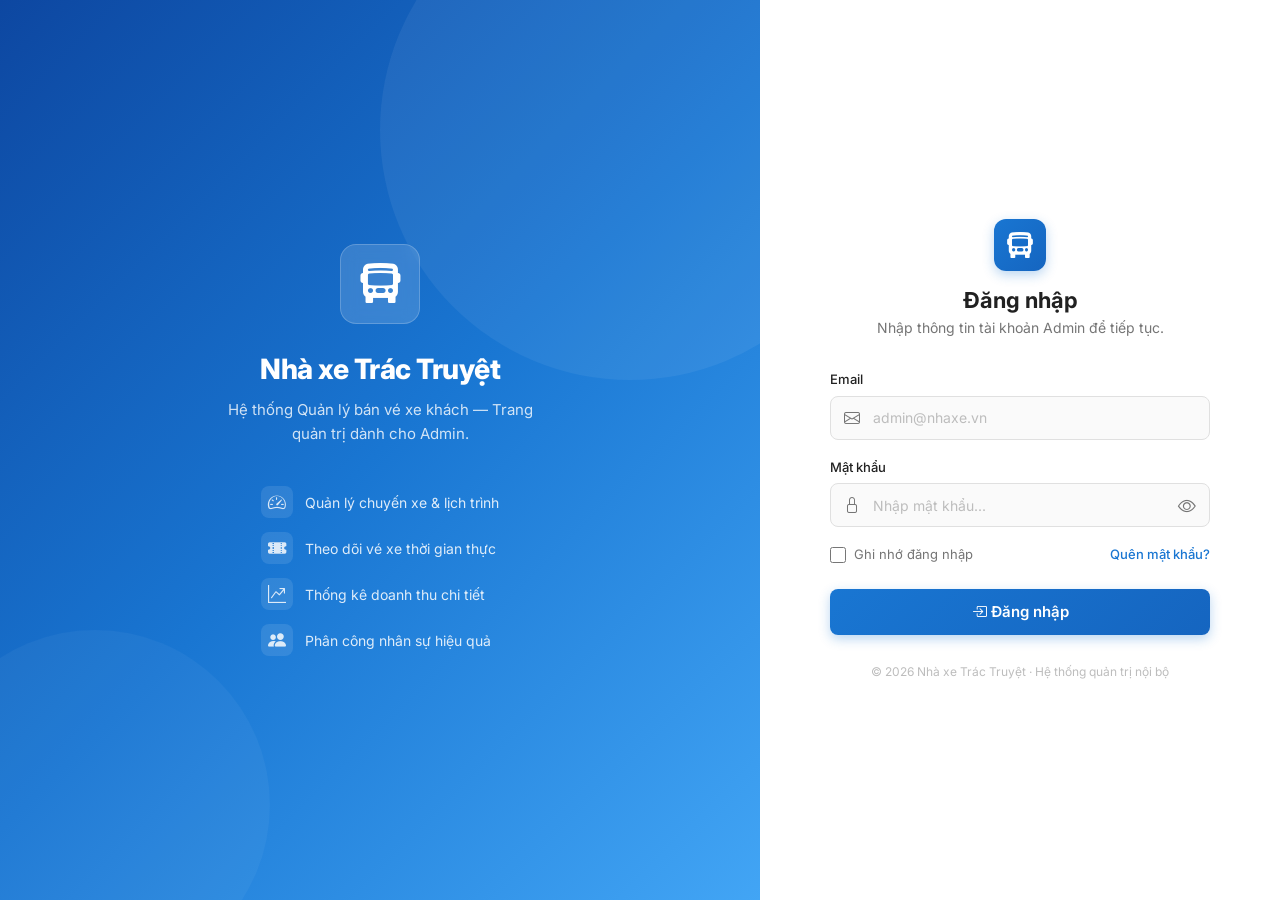
<file: pages/nhan-vien.html>
<!DOCTYPE html>
<html lang="vi">

<head>
  <meta charset="UTF-8" />
  <meta name="viewport" content="width=device-width, initial-scale=1.0" />
  <title>Quản lý Nhân viên — Nhà xe Trác Truyệt</title>

  <!-- Google Fonts -->
  <link rel="preconnect" href="https://fonts.googleapis.com" />
  <link rel="preconnect" href="https://fonts.gstatic.com" crossorigin />
  <link href="https://fonts.googleapis.com/css2?family=Inter:wght@400;500;600;700&display=swap" rel="stylesheet" />

  <!-- Bootstrap Icons -->
  <link href="https://cdn.jsdelivr.net/npm/bootstrap-icons@1.11.3/font/bootstrap-icons.min.css" rel="stylesheet" />

  <!-- Design System CSS -->
  <link rel="stylesheet" href="../assets/css/variables.css" />
  <link rel="stylesheet" href="../assets/css/layout.css" />
  <link rel="stylesheet" href="../assets/css/components.css" />
  <link rel="stylesheet" href="../assets/css/utilities.css" />

  <!-- Page-specific styles -->
  <style>
    /* Toast notification */
    .c-toast {
      position: fixed;
      bottom: 24px;
      right: 24px;
      z-index: 1100;
      display: inline-flex;
      align-items: center;
      gap: 8px;
      padding: 12px 20px;
      border-radius: var(--radius-sm);
      font-size: 14px;
      font-weight: 500;
      color: #fff;
      box-shadow: var(--shadow-lg);
      transform: translateY(20px);
      opacity: 0;
      pointer-events: none;
      transition: all 0.3s cubic-bezier(0.4, 0, 0.2, 1);
    }

    .c-toast.is-visible {
      transform: translateY(0);
      opacity: 1;
      pointer-events: auto;
    }

    .c-toast--success { background: var(--clr-success); }
    .c-toast--danger  { background: var(--clr-danger); }
    .c-toast--warning { background: var(--clr-warning); }
    .c-toast--info    { background: var(--clr-primary); }

    /* Employee name column */
    .emp-name {
      display: flex;
      align-items: center;
      gap: 10px;
    }

    .emp-name .avatar-sm {
      width: 32px;
      height: 32px;
      border-radius: 50%;
      display: flex;
      align-items: center;
      justify-content: center;
      font-size: 13px;
      font-weight: 600;
      color: #fff;
      flex-shrink: 0;
    }

    code {
      padding: 2px 8px;
      background: var(--clr-bg);
      border-radius: 4px;
      font-size: 13px;
      color: var(--clr-text);
      font-family: var(--font-mono);
    }
  </style>
</head>

<body>

  <!-- ===============================================================
       SIDEBAR
       =============================================================== -->
  <aside class="layout-sidebar" id="sidebar">
    <div class="sidebar-brand">
      <i class="bi bi-bus-front-fill"></i>
      Nhà xe Trác Truyệt
    </div>
    <ul class="sidebar-nav">
      <li class="sidebar-nav-label">Chính</li>
      <li class="sidebar-nav-item">
        <a href="../index.html"><i class="bi bi-grid-1x2-fill"></i> Tổng quan</a>
      </li>

      <li class="sidebar-nav-label">Quản lý</li>
      <li class="sidebar-nav-item">
        <a href="nhan-vien.html" class="is-active"><i class="bi bi-people-fill"></i> Nhân viên</a>
      </li>
      <li class="sidebar-nav-item">
        <a href="khach-hang.html"><i class="bi bi-person-fill"></i> Khách hàng</a>
      </li>
      <li class="sidebar-nav-item">
        <a href="chuyen-xe.html"><i class="bi bi-signpost-split-fill"></i> Chuyến xe</a>
      </li>
      <li class="sidebar-nav-item">
        <a href="ve-xe.html"><i class="bi bi-ticket-perforated-fill"></i> Vé xe</a>
      </li>
      <li class="sidebar-nav-item">
        <a href="quan-ly-xe.html"><i class="bi bi-truck-front-fill"></i> Xe</a>
      </li>

      <li class="sidebar-nav-label">Báo cáo</li>
      <li class="sidebar-nav-item">
        <a href="doanh-thu.html"><i class="bi bi-graph-up-arrow"></i> Doanh thu</a>
      </li>
    </ul>
  </aside>

  <!-- Sidebar overlay (mobile) -->
  <div class="sidebar-overlay" id="sidebarOverlay"></div>

  <!-- ===============================================================
       HEADER
       =============================================================== -->
  <header class="layout-header">
    <div class="header-left">
      <button class="header-toggle" id="sidebarToggle" aria-label="Toggle sidebar">
        <i class="bi bi-list"></i>
      </button>
      <div class="header-breadcrumb">
        <i class="bi bi-house-fill" style="color:var(--clr-primary)"></i>
        <span>/</span> Quản lý <span>/</span>
        <span>Nhân viên</span>
      </div>
    </div>
    <div class="header-right">
      <div class="header-search">
        <i class="bi bi-search"></i>
        <input type="text" placeholder="Tìm kiếm..." />
      </div>
      <button class="header-icon-btn" title="Thông báo">
        <i class="bi bi-bell-fill"></i>
        <span class="badge-dot"></span>
      </button>
      <div class="header-avatar" title="Admin">A</div>
    </div>
  </header>

  <!-- ===============================================================
       MAIN CONTENT
       =============================================================== -->
  <main class="layout-main">

    <!-- ── Page Header ── -->
    <div class="page-header">
      <div>
        <h1 class="page-title"><i class="bi bi-people-fill" style="color:var(--clr-primary)"></i> Quản lý Nhân viên</h1>
        <p class="page-subtitle">Phân công nhân sự và quản lý tài khoản nhân viên trong hệ thống.</p>
      </div>
    </div>

    <!-- ── Tabs ── -->
    <div class="c-page-tabs">
      <button class="c-page-tab is-active js-page-tab" data-tab="tabAssignment">
        <i class="bi bi-person-check-fill"></i>
        Phân công nhân sự
        <span class="tab-count" id="assignCount">10</span>
      </button>
      <button class="c-page-tab js-page-tab" data-tab="tabAccounts">
        <i class="bi bi-shield-lock-fill"></i>
        Tài khoản nhân viên
        <span class="tab-count" id="accountCount">7</span>
      </button>
    </div>

    <!-- =============================================================
         TAB 1: PHÂN CÔNG NHÂN SỰ
         ============================================================= -->
    <div class="c-tab-panel is-active" id="tabAssignment">

      <!-- Filter bar -->
      <div class="c-filter-bar">
        <div class="c-filter-search">
          <i class="bi bi-search"></i>
          <input type="text" id="assignSearch" placeholder="Tìm theo mã, tên, SĐT..." />
        </div>
        <select class="c-filter-select" id="assignRoleFilter">
          <option value="">Tất cả chức vụ</option>
          <option value="Tài xế">Tài xế</option>
          <option value="Phụ xe">Phụ xe</option>
          <option value="Quản lý">Quản lý</option>
        </select>
      </div>

      <!-- Table -->
      <div class="c-table-wrapper">
        <div style="overflow-x:auto">
          <table class="c-table">
            <thead>
              <tr>
                <th>Mã NV</th>
                <th>Họ và tên</th>
                <th>Số điện thoại</th>
                <th>Chức vụ</th>
                <th>Phân công hiện tại</th>
                <th style="text-align:center">Thao tác</th>
              </tr>
            </thead>
            <tbody id="assignTableBody">
              <!-- Rendered by nhan-vien.js -->
            </tbody>
          </table>
        </div>

        <!-- Pagination -->
        <div class="c-pagination">
          <div class="c-pagination-info">
            Hiển thị
            <select>
              <option>10</option>
              <option>20</option>
              <option>50</option>
            </select>
            dòng / trang
          </div>
          <div class="c-pagination-nav">
            <button class="c-pagination-btn" disabled><i class="bi bi-chevron-left"></i></button>
            <button class="c-pagination-btn is-active">1</button>
            <button class="c-pagination-btn"><i class="bi bi-chevron-right"></i></button>
          </div>
        </div>
      </div>
    </div>

    <!-- =============================================================
         TAB 2: TÀI KHOẢN NHÂN VIÊN
         ============================================================= -->
    <div class="c-tab-panel" id="tabAccounts">

      <!-- Filter bar -->
      <div class="c-filter-bar">
        <div class="c-filter-search">
          <i class="bi bi-search"></i>
          <input type="text" id="accSearch" placeholder="Tìm theo mã NV, tên, username..." />
        </div>
        <select class="c-filter-select" id="accStatusFilter">
          <option value="">Tất cả trạng thái</option>
          <option value="active">Hoạt động</option>
          <option value="locked">Đã khóa</option>
        </select>
        <div style="flex:1"></div>
        <button class="c-btn c-btn--primary" onclick="openAddAccountModal()">
          <i class="bi bi-plus-lg"></i> Thêm tài khoản
        </button>
      </div>

      <!-- Table -->
      <div class="c-table-wrapper">
        <div style="overflow-x:auto">
          <table class="c-table">
            <thead>
              <tr>
                <th>Mã NV</th>
                <th>Họ và tên</th>
                <th>Tên đăng nhập</th>
                <th>Trạng thái</th>
                <th>Đăng nhập cuối</th>
                <th style="text-align:center">Thao tác</th>
              </tr>
            </thead>
            <tbody id="accountTableBody">
              <!-- Rendered by nhan-vien.js -->
            </tbody>
          </table>
        </div>

        <!-- Pagination -->
        <div class="c-pagination">
          <div class="c-pagination-info">
            Hiển thị
            <select>
              <option>10</option>
              <option>20</option>
              <option>50</option>
            </select>
            dòng / trang
          </div>
          <div class="c-pagination-nav">
            <button class="c-pagination-btn" disabled><i class="bi bi-chevron-left"></i></button>
            <button class="c-pagination-btn is-active">1</button>
            <button class="c-pagination-btn"><i class="bi bi-chevron-right"></i></button>
          </div>
        </div>
      </div>
    </div>

  </main>

  <!-- ===============================================================
       MODAL: PHÂN CÔNG NHÂN SỰ
       =============================================================== -->
  <div class="c-modal-overlay" id="assignModal">
    <div class="c-modal">
      <div class="c-modal-header">
        <h3 class="c-modal-title" id="assignModalTitle">Phân công nhân sự</h3>
        <button class="c-modal-close" onclick="closeModal('assignModal')"><i class="bi bi-x-lg"></i></button>
      </div>
      <div class="c-modal-body">
        <!-- Employee Info (read-only) -->
        <div style="display:grid;grid-template-columns:1fr 1fr;gap:12px;margin-bottom:16px">
          <div class="c-form-group" style="margin-bottom:0">
            <label class="c-label">Mã nhân viên</label>
            <input type="text" class="c-input" id="assignEmpId" readonly style="background:var(--clr-bg)" />
          </div>
          <div class="c-form-group" style="margin-bottom:0">
            <label class="c-label">Chức vụ</label>
            <input type="text" class="c-input" id="assignEmpRole" readonly style="background:var(--clr-bg)" />
          </div>
        </div>
        <div class="c-form-group">
          <label class="c-label">Họ và tên</label>
          <input type="text" class="c-input" id="assignEmpName" readonly style="background:var(--clr-bg)" />
        </div>

        <hr style="border:none;border-top:1px solid var(--clr-border);margin:16px 0" />

        <!-- Assignment fields -->
        <div class="c-form-group">
          <label class="c-label">Phân công vào <span class="required">*</span></label>
          <select class="c-input c-select" id="assignTrip">
            <option value="">— Chọn tuyến / bến xe —</option>
          </select>
          <div class="c-helper">Tài xế / Phụ xe → chọn tuyến xe · Quản lý → chọn bến xe</div>
        </div>
        <div class="c-form-group">
          <label class="c-label">Ngày bắt đầu</label>
          <input type="date" class="c-input" id="assignStartDate" />
        </div>
        <div class="c-form-group" style="margin-bottom:0">
          <label class="c-label">Ghi chú</label>
          <textarea class="c-input" id="assignNotes" rows="2" placeholder="Ghi chú thêm (tùy chọn)..."></textarea>
        </div>
      </div>
      <div class="c-modal-footer">
        <button class="c-btn c-btn--ghost" onclick="closeModal('assignModal')">Hủy</button>
        <button class="c-btn c-btn--primary" onclick="saveAssignment()">
          <i class="bi bi-check-lg"></i> Lưu phân công
        </button>
      </div>
    </div>
  </div>

  <!-- ===============================================================
       MODAL: THÊM / CẬP NHẬT TÀI KHOẢN
       =============================================================== -->
  <div class="c-modal-overlay" id="accountModal">
    <div class="c-modal">
      <div class="c-modal-header">
        <h3 class="c-modal-title" id="accModalTitle">Thêm tài khoản mới</h3>
        <button class="c-modal-close" onclick="closeModal('accountModal')"><i class="bi bi-x-lg"></i></button>
      </div>
      <div class="c-modal-body">
        <!-- Hidden fields -->
        <input type="hidden" id="accModalMode" value="add" />
        <input type="hidden" id="accEditEmpId" value="" />

        <div class="c-form-group">
          <label class="c-label">Nhân viên <span class="required">*</span></label>
          <select class="c-input c-select" id="accEmpSelect">
            <option value="">— Chọn nhân viên —</option>
          </select>
        </div>
        <div class="c-form-group">
          <label class="c-label">Tên đăng nhập <span class="required">*</span></label>
          <input type="text" class="c-input" id="accUsername" placeholder="Nhập tên đăng nhập..." />
        </div>
        <div class="c-form-group" style="margin-bottom:0">
          <label class="c-label">Mật khẩu <span class="required">*</span></label>
          <input type="password" class="c-input" id="accPassword" placeholder="Nhập mật khẩu..." />
          <div class="c-helper">Tối thiểu 8 ký tự, bao gồm chữ và số.</div>
        </div>
      </div>
      <div class="c-modal-footer">
        <button class="c-btn c-btn--ghost" onclick="closeModal('accountModal')">Hủy</button>
        <button class="c-btn c-btn--primary" id="accModalSaveBtn" onclick="saveAccount()">
          <i class="bi bi-check-lg"></i> Tạo tài khoản
        </button>
      </div>
    </div>
  </div>

  <!-- ===============================================================
       MODAL: XÁC NHẬN KHÓA / MỞ KHÓA
       =============================================================== -->
  <div class="c-modal-overlay" id="confirmModal">
    <div class="c-modal" style="max-width:420px">
      <div class="c-modal-header">
        <h3 class="c-modal-title">Xác nhận</h3>
        <button class="c-modal-close" onclick="closeModal('confirmModal')"><i class="bi bi-x-lg"></i></button>
      </div>
      <div class="c-modal-body" style="text-align:center">
        <div class="c-confirm-icon c-confirm-icon--danger" id="confirmIcon">
          <i class="bi bi-lock-fill"></i>
        </div>
        <p class="c-confirm-text" id="confirmText">Khóa tài khoản này?</p>
        <p class="c-confirm-subtext" id="confirmSubtext">Nhân viên sẽ không thể đăng nhập.</p>
      </div>
      <div class="c-modal-footer" style="justify-content:center">
        <button class="c-btn c-btn--ghost" onclick="closeModal('confirmModal')">Hủy bỏ</button>
        <button class="c-btn c-btn--danger" id="confirmActionBtn" onclick="confirmToggleAccount()">
          <i class="bi bi-lock"></i> Khóa tài khoản
        </button>
      </div>
    </div>
  </div>

  <!-- ===============================================================
       TOAST
       =============================================================== -->
  <div class="c-toast" id="toast"></div>

  <!-- ===============================================================
       SCRIPTS
       =============================================================== -->
  <script src="../assets/js/auth.js"></script>
  <script src="../assets/js/notifications.js"></script>
  <script src="../assets/js/sidebar.js"></script>
  <script src="../assets/js/nhan-vien.js"></script>

</body>

</html>
</file>
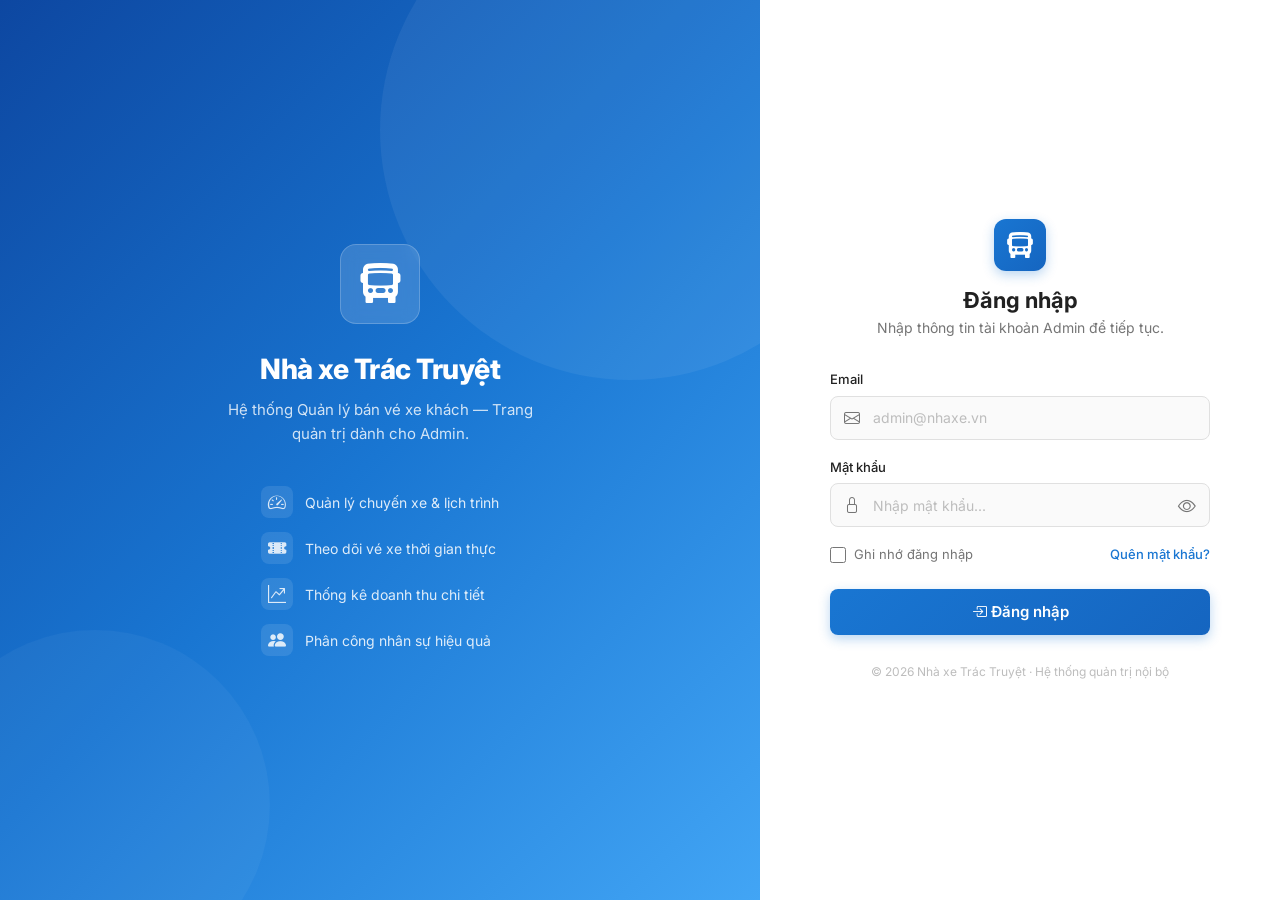
<file: pages/quan-ly-xe.html>
<!DOCTYPE html>
<html lang="vi">
<head>
  <meta charset="UTF-8"/>
  <meta name="viewport" content="width=device-width,initial-scale=1.0"/>
  <title>Quản lý Xe — Nhà xe Trác Truyệt</title>

  <!-- Google Fonts — Inter (design_system.md §2) -->
  <link rel="preconnect" href="https://fonts.googleapis.com"/>
  <link rel="preconnect" href="https://fonts.gstatic.com" crossorigin/>
  <link href="https://fonts.googleapis.com/css2?family=Inter:wght@400;500;600;700&display=swap" rel="stylesheet"/>

  <!-- Bootstrap 5.3 CSS -->
  <link href="https://cdn.jsdelivr.net/npm/bootstrap@5.3.3/dist/css/bootstrap.min.css" rel="stylesheet"/>

  <!-- Bootstrap Icons -->
  <link href="https://cdn.jsdelivr.net/npm/bootstrap-icons@1.11.3/font/bootstrap-icons.min.css" rel="stylesheet"/>

  <style>
    /* ═══════════════ DESIGN TOKENS (design_system.md §1-4) ═══════════════ */
    :root{
      --clr-primary:#1976D2;--clr-primary-dark:#1565C0;--clr-primary-light:#BBDEFB;
      --clr-success:#2E7D32;--clr-success-light:#E8F5E9;
      --clr-warning:#F57C00;--clr-warning-light:#FFF3E0;
      --clr-danger:#D32F2F;--clr-danger-light:#FFEBEE;
      --clr-info:#0288D1;--clr-info-light:#E3F2FD;
      --clr-bg:#F5F5F5;--clr-surface:#FFFFFF;
      --clr-text:#212121;--clr-text-secondary:#757575;--clr-border:#E0E0E0;
      --clr-sidebar-bg:#0D47A1;--clr-sidebar-text:#FFFFFF;
      --shadow-sm:0 1px 3px rgba(0,0,0,.08);--shadow-md:0 4px 12px rgba(0,0,0,.10);--shadow-lg:0 8px 24px rgba(0,0,0,.14);
      --radius-sm:8px;--radius-md:12px;--radius-lg:16px;--radius-pill:20px;
      --font-family:'Inter',-apple-system,BlinkMacSystemFont,'Segoe UI',Roboto,sans-serif;
      --sidebar-w:260px;--header-h:56px;
    }
    *,*::before,*::after{box-sizing:border-box}
    body{font-family:var(--font-family);font-size:14px;color:var(--clr-text);background:var(--clr-bg);line-height:1.6;margin:0}

    /* ═══════════════ SIDEBAR (§5.2) ═══════════════ */
    .layout-sidebar{position:fixed;top:0;left:0;width:var(--sidebar-w);height:100vh;background:var(--clr-sidebar-bg);color:var(--clr-sidebar-text);z-index:1040;display:flex;flex-direction:column;transition:transform .3s cubic-bezier(.4,0,.2,1);overflow-y:auto}
    .layout-sidebar::-webkit-scrollbar{width:4px}.layout-sidebar::-webkit-scrollbar-thumb{background:rgba(255,255,255,.2);border-radius:4px}
    .sidebar-brand{height:var(--header-h);display:flex;align-items:center;gap:10px;padding:0 20px;font-size:17px;font-weight:700;letter-spacing:-.3px;border-bottom:1px solid rgba(255,255,255,.12);flex-shrink:0}.sidebar-brand i{font-size:24px}
    .sidebar-nav{list-style:none;padding:12px 0;margin:0;flex:1}
    .sidebar-nav-label{padding:16px 20px 6px;font-size:11px;font-weight:600;text-transform:uppercase;letter-spacing:.8px;color:rgba(255,255,255,.4)}
    .sidebar-nav-item a{display:flex;align-items:center;gap:12px;padding:10px 20px;color:rgba(255,255,255,.72);text-decoration:none;font-size:14px;font-weight:500;border-left:3px solid transparent;transition:all .15s}
    .sidebar-nav-item a:hover{background:rgba(255,255,255,.08);color:#fff}
    .sidebar-nav-item a.is-active{background:rgba(255,255,255,.15);border-left-color:#fff;color:#fff}
    .sidebar-nav-item a i{font-size:18px;width:22px;text-align:center;flex-shrink:0}

    /* ═══════════════ HEADER (§5.3) ═══════════════ */
    .layout-header{position:fixed;top:0;left:var(--sidebar-w);right:0;height:var(--header-h);background:var(--clr-surface);box-shadow:var(--shadow-sm);z-index:1030;display:flex;align-items:center;justify-content:space-between;padding:0 24px;transition:left .3s}
    .header-left{display:flex;align-items:center;gap:12px}.header-right{display:flex;align-items:center;gap:8px}
    .header-toggle{display:none;border:none;background:none;font-size:22px;color:var(--clr-text);cursor:pointer;padding:4px;border-radius:var(--radius-sm)}.header-toggle:hover{background:var(--clr-bg)}
    .header-breadcrumb{font-size:14px;color:var(--clr-text-secondary);display:flex;align-items:center;gap:6px}.header-breadcrumb span{color:var(--clr-text);font-weight:600}
    .header-search{position:relative;min-width:260px}
    .header-search input{width:100%;height:36px;padding:0 12px 0 36px;border:1px solid var(--clr-border);border-radius:var(--radius-sm);font-family:var(--font-family);font-size:13px;background:var(--clr-bg);color:var(--clr-text);transition:border-color .15s,box-shadow .15s,background .15s}
    .header-search input:focus{outline:none;border-color:var(--clr-primary);box-shadow:0 0 0 3px rgba(25,118,210,.15);background:#fff}
    .header-search input::placeholder{color:var(--clr-text-secondary)}
    .header-search>i{position:absolute;left:11px;top:50%;transform:translateY(-50%);color:var(--clr-text-secondary);font-size:15px;pointer-events:none}
    .header-icon-btn{position:relative;border:none;background:none;width:38px;height:38px;border-radius:50%;display:flex;align-items:center;justify-content:center;cursor:pointer;color:var(--clr-text-secondary);font-size:20px;transition:background .15s,color .15s}.header-icon-btn:hover{background:var(--clr-bg);color:var(--clr-text)}
    .header-icon-btn .badge-dot{position:absolute;top:6px;right:7px;width:9px;height:9px;background:var(--clr-danger);border-radius:50%;border:2px solid var(--clr-surface)}
    .header-avatar{width:34px;height:34px;border-radius:50%;background:var(--clr-primary);color:#fff;display:flex;align-items:center;justify-content:center;font-size:14px;font-weight:600;cursor:pointer;margin-left:4px}

    /* ═══════════════ MAIN ═══════════════ */
    .layout-main{margin-left:var(--sidebar-w);margin-top:var(--header-h);padding:24px;min-height:calc(100vh - var(--header-h));transition:margin-left .3s}
    .sidebar-overlay{display:none;position:fixed;inset:0;background:rgba(0,0,0,.45);z-index:1035;opacity:0;transition:opacity .3s}.sidebar-overlay.is-visible{display:block;opacity:1}

    /* ═══════════════ COMPONENTS (§6) ═══════════════ */
    .c-btn{display:inline-flex;align-items:center;justify-content:center;gap:6px;height:38px;padding:0 18px;font-family:var(--font-family);font-size:14px;font-weight:500;border-radius:var(--radius-sm);border:none;cursor:pointer;transition:all .15s;text-decoration:none;white-space:nowrap;line-height:1}
    .c-btn:disabled{opacity:.5;cursor:not-allowed}
    .c-btn--primary{background:var(--clr-primary);color:#fff}.c-btn--primary:hover:not(:disabled){background:var(--clr-primary-dark)}
    .c-btn--secondary{background:transparent;color:var(--clr-primary);border:1px solid var(--clr-primary)}.c-btn--secondary:hover:not(:disabled){background:rgba(25,118,210,.06)}
    .c-btn--danger{background:var(--clr-danger);color:#fff}.c-btn--danger:hover:not(:disabled){background:#b72626}
    .c-btn--ghost{background:transparent;color:var(--clr-text)}.c-btn--ghost:hover:not(:disabled){background:rgba(0,0,0,.04)}
    .c-btn--sm{height:30px;padding:0 12px;font-size:13px}
    .c-btn--icon{width:38px;padding:0}.c-btn--icon.c-btn--sm{width:30px}

    .c-form-group{margin-bottom:16px}
    .c-label{display:block;font-size:13px;font-weight:500;margin-bottom:4px;color:var(--clr-text)}.c-label .req{color:var(--clr-danger)}
    .c-input{width:100%;height:38px;padding:0 12px;font-family:var(--font-family);font-size:14px;color:var(--clr-text);background:#fff;border:1px solid var(--clr-border);border-radius:var(--radius-sm);transition:border-color .15s,box-shadow .15s}
    .c-input:focus{outline:none;border-color:var(--clr-primary);box-shadow:0 0 0 3px rgba(25,118,210,.15)}
    .c-input::placeholder{color:var(--clr-text-secondary)}
    textarea.c-input{height:auto;padding:10px 12px;resize:vertical}
    .c-select{appearance:none;background-image:url("data:image/svg+xml,%3Csvg xmlns='http://www.w3.org/2000/svg' width='12' height='12' fill='%23757575' viewBox='0 0 16 16'%3E%3Cpath d='M7.247 11.14 2.451 5.658C1.885 5.013 2.345 4 3.204 4h9.592a1 1 0 0 1 .753 1.659l-4.796 5.48a1 1 0 0 1-1.506 0z'/%3E%3C/svg%3E");background-repeat:no-repeat;background-position:right 12px center;padding-right:36px;cursor:pointer}

    .c-table-wrapper{background:var(--clr-surface);border-radius:var(--radius-md);box-shadow:var(--shadow-sm);overflow:hidden}
    .c-table{width:100%;border-collapse:collapse}
    .c-table thead th{background:#FAFAFA;padding:10px 14px;font-size:12px;font-weight:600;text-transform:uppercase;letter-spacing:.4px;color:var(--clr-text-secondary);text-align:left;border-bottom:1px solid var(--clr-border);white-space:nowrap}
    .c-table tbody td{padding:10px 14px;font-size:14px;border-bottom:1px solid var(--clr-border);vertical-align:middle}
    .c-table tbody tr:last-child td{border-bottom:none}
    .c-table tbody tr{transition:background .1s}.c-table tbody tr:hover{background:rgba(25,118,210,.03)}

    .c-badge{display:inline-flex;align-items:center;gap:4px;padding:3px 10px;border-radius:var(--radius-pill);font-size:12px;font-weight:500;white-space:nowrap}
    .c-badge--success{background:var(--clr-success-light);color:var(--clr-success)}
    .c-badge--warning{background:var(--clr-warning-light);color:var(--clr-warning)}
    .c-badge--danger{background:var(--clr-danger-light);color:var(--clr-danger)}
    .c-badge--info{background:var(--clr-info-light);color:var(--clr-info)}

    .c-pagination{display:flex;align-items:center;justify-content:space-between;padding:12px 16px;border-top:1px solid var(--clr-border);font-size:13px;color:var(--clr-text-secondary);flex-wrap:wrap;gap:8px}
    .c-pagination-info{display:flex;align-items:center;gap:8px}
    .c-pagination-info select{height:30px;padding:0 28px 0 8px;border:1px solid var(--clr-border);border-radius:6px;font-family:var(--font-family);font-size:13px;cursor:pointer;appearance:none;background-image:url("data:image/svg+xml,%3Csvg xmlns='http://www.w3.org/2000/svg' width='10' height='10' fill='%23757575' viewBox='0 0 16 16'%3E%3Cpath d='M7.247 11.14 2.451 5.658C1.885 5.013 2.345 4 3.204 4h9.592a1 1 0 0 1 .753 1.659l-4.796 5.48a1 1 0 0 1-1.506 0z'/%3E%3C/svg%3E");background-repeat:no-repeat;background-position:right 8px center;background-color:#fff}
    .c-pagination-nav{display:flex;align-items:center;gap:4px}
    .c-pagination-btn{display:inline-flex;align-items:center;justify-content:center;min-width:32px;height:32px;padding:0 8px;border:1px solid var(--clr-border);border-radius:6px;background:#fff;color:var(--clr-text);font-family:var(--font-family);font-size:13px;cursor:pointer;transition:all .15s}
    .c-pagination-btn:hover:not(:disabled):not(.is-active){border-color:var(--clr-primary);color:var(--clr-primary)}
    .c-pagination-btn.is-active{background:var(--clr-primary);border-color:var(--clr-primary);color:#fff}
    .c-pagination-btn:disabled{opacity:.4;cursor:not-allowed}

    /* Modal */
    .c-modal-overlay{display:none;position:fixed;inset:0;background:rgba(0,0,0,.5);z-index:1050;justify-content:center;align-items:flex-start;padding:40px 16px;overflow-y:auto}
    .c-modal-overlay.is-open{display:flex;animation:mF .2s}
    .c-modal{background:var(--clr-surface);border-radius:var(--radius-lg);box-shadow:var(--shadow-lg);width:100%;max-width:560px;display:flex;flex-direction:column;animation:mS .25s}
    .c-modal-header{display:flex;align-items:center;justify-content:space-between;padding:16px 24px;border-bottom:1px solid var(--clr-border)}
    .c-modal-title{font-size:18px;font-weight:600;margin:0;display:flex;align-items:center;gap:8px}
    .c-modal-close{border:none;background:none;font-size:22px;color:var(--clr-text-secondary);cursor:pointer;padding:4px;border-radius:6px;display:flex;align-items:center;justify-content:center;transition:background .15s}.c-modal-close:hover{background:var(--clr-bg);color:var(--clr-text)}
    .c-modal-body{padding:24px;overflow-y:auto;max-height:calc(90vh - 140px)}
    .c-modal-body::-webkit-scrollbar{width:5px}.c-modal-body::-webkit-scrollbar-thumb{background:var(--clr-border);border-radius:5px}
    .c-modal-footer{display:flex;align-items:center;justify-content:flex-end;gap:8px;padding:16px 24px;border-top:1px solid var(--clr-border)}
    @keyframes mF{from{opacity:0}to{opacity:1}}
    @keyframes mS{from{opacity:0;transform:translateY(16px)}to{opacity:1;transform:translateY(0)}}

    /* ═══════════════ PAGE ═══════════════ */
    .page-header{margin-bottom:24px}
    .page-title{font-size:24px;font-weight:700;margin:0;display:flex;align-items:center;gap:10px}.page-title i{color:var(--clr-primary)}
    .page-subtitle{font-size:14px;color:var(--clr-text-secondary);margin:2px 0 0}

    /* Tabs */
    .c-page-tabs{display:flex;gap:0;border-bottom:2px solid var(--clr-border);margin-bottom:20px;overflow-x:auto}
    .c-page-tab{position:relative;display:inline-flex;align-items:center;gap:8px;padding:12px 20px;font-family:var(--font-family);font-size:14px;font-weight:500;color:var(--clr-text-secondary);background:none;border:none;cursor:pointer;white-space:nowrap;border-bottom:2px solid transparent;margin-bottom:-2px;transition:color .15s}
    .c-page-tab:hover{color:var(--clr-text)}
    .c-page-tab.is-active{color:var(--clr-primary);border-bottom-color:var(--clr-primary);font-weight:600}
    .c-page-tab i{font-size:16px}
    .c-tab-panel{display:none}.c-tab-panel.is-active{display:block;animation:tIn .2s ease}
    @keyframes tIn{from{opacity:0;transform:translateY(4px)}to{opacity:1;transform:translateY(0)}}

    /* Filter bar */
    .c-filter-bar{display:flex;align-items:center;gap:12px;margin-bottom:14px;flex-wrap:wrap}
    .c-filter-search{position:relative;flex:1;min-width:200px;max-width:380px}
    .c-filter-search input{width:100%;height:38px;padding:0 12px 0 38px;font-family:var(--font-family);font-size:14px;color:var(--clr-text);background:#fff;border:1px solid var(--clr-border);border-radius:var(--radius-sm);transition:border-color .15s,box-shadow .15s}
    .c-filter-search input:focus{outline:none;border-color:var(--clr-primary);box-shadow:0 0 0 3px rgba(25,118,210,.15)}
    .c-filter-search input::placeholder{color:var(--clr-text-secondary)}
    .c-filter-search>i{position:absolute;left:12px;top:50%;transform:translateY(-50%);color:var(--clr-text-secondary);font-size:15px;pointer-events:none}
    .c-filter-select{height:38px;padding:0 36px 0 12px;font-family:var(--font-family);font-size:14px;color:var(--clr-text);background:#fff;border:1px solid var(--clr-border);border-radius:var(--radius-sm);cursor:pointer;appearance:none;background-image:url("data:image/svg+xml,%3Csvg xmlns='http://www.w3.org/2000/svg' width='12' height='12' fill='%23757575' viewBox='0 0 16 16'%3E%3Cpath d='M7.247 11.14 2.451 5.658C1.885 5.013 2.345 4 3.204 4h9.592a1 1 0 0 1 .753 1.659l-4.796 5.48a1 1 0 0 1-1.506 0z'/%3E%3C/svg%3E");background-repeat:no-repeat;background-position:right 12px center;transition:border-color .15s}
    .c-filter-select:focus{outline:none;border-color:var(--clr-primary)}

    /* Form grid */
    .form-grid{display:grid;grid-template-columns:1fr 1fr;gap:12px 16px}
    .form-grid .fw{grid-column:1/-1}
    @media(max-width:575.98px){.form-grid{grid-template-columns:1fr}}

    /* Stat cards nhỏ (Tab 3) */
    .stat-cards{display:grid;grid-template-columns:repeat(3,1fr);gap:14px;margin-bottom:16px}
    .stat-card{background:var(--clr-surface);border-radius:var(--radius-md);box-shadow:var(--shadow-sm);padding:16px 20px;display:flex;align-items:center;gap:14px}
    .stat-card-icon{width:44px;height:44px;border-radius:var(--radius-sm);display:flex;align-items:center;justify-content:center;font-size:22px;flex-shrink:0}
    .stat-card-icon--success{background:var(--clr-success-light);color:var(--clr-success)}
    .stat-card-icon--warning{background:var(--clr-warning-light);color:var(--clr-warning)}
    .stat-card-icon--danger{background:var(--clr-danger-light);color:var(--clr-danger)}
    .stat-card-num{font-size:22px;font-weight:700;line-height:1.2}
    .stat-card-label{font-size:12px;color:var(--clr-text-secondary);margin-top:2px}
    @media(max-width:767.98px){.stat-cards{grid-template-columns:1fr}}

    /* Confirm */
    .confirm-icon{width:56px;height:56px;border-radius:50%;display:flex;align-items:center;justify-content:center;font-size:28px;margin:0 auto 16px}
    .confirm-icon--danger{background:var(--clr-danger-light);color:var(--clr-danger)}
    .confirm-text{text-align:center;font-size:15px;font-weight:500;margin-bottom:4px}
    .confirm-sub{text-align:center;font-size:13px;color:var(--clr-text-secondary)}

    /* Empty */
    .empty-state{text-align:center;padding:40px 16px!important;color:var(--clr-text-secondary)}.empty-state i{font-size:36px;display:block;margin-bottom:8px;opacity:.3}

    /* Toast */
    .c-toast{position:fixed;bottom:24px;right:24px;z-index:1100;display:inline-flex;align-items:center;gap:8px;padding:12px 20px;border-radius:var(--radius-sm);font-size:14px;font-weight:500;color:#fff;box-shadow:var(--shadow-lg);transform:translateY(20px);opacity:0;pointer-events:none;transition:all .3s cubic-bezier(.4,0,.2,1)}
    .c-toast.is-visible{transform:translateY(0);opacity:1;pointer-events:auto}
    .c-toast--success{background:var(--clr-success)}.c-toast--danger{background:var(--clr-danger)}.c-toast--warning{background:var(--clr-warning)}.c-toast--info{background:var(--clr-primary)}

    /* Responsive */
    @media(max-width:991.98px){.layout-sidebar{transform:translateX(-100%)}.layout-sidebar.is-open{transform:translateX(0)}.layout-header{left:0}.layout-main{margin-left:0}.header-toggle{display:flex}}
    @media(max-width:575.98px){.header-search{display:none}.layout-main{padding:16px}}
  </style>
</head>
<body>

  <!-- SIDEBAR — mục "Xe" highlighted -->
  <aside class="layout-sidebar" id="sidebar">
    <div class="sidebar-brand"><i class="bi bi-bus-front-fill"></i> Nhà xe Trác Truyệt</div>
    <ul class="sidebar-nav">
      <li class="sidebar-nav-label">Chính</li>
      <li class="sidebar-nav-item"><a href="../index.html"><i class="bi bi-grid-1x2-fill"></i> Tổng quan</a></li>
      <li class="sidebar-nav-label">Quản lý</li>
      <li class="sidebar-nav-item"><a href="nhan-vien.html"><i class="bi bi-people-fill"></i> Nhân viên</a></li>
      <li class="sidebar-nav-item"><a href="khach-hang.html"><i class="bi bi-person-fill"></i> Khách hàng</a></li>
      <li class="sidebar-nav-item"><a href="chuyen-xe.html"><i class="bi bi-signpost-split-fill"></i> Chuyến xe</a></li>
      <li class="sidebar-nav-item"><a href="ve-xe.html"><i class="bi bi-ticket-perforated-fill"></i> Vé xe</a></li>
      <li class="sidebar-nav-item"><a href="quan-ly-xe.html" class="is-active"><i class="bi bi-truck-front-fill"></i> Xe</a></li>
      <li class="sidebar-nav-label">Báo cáo</li>
      <li class="sidebar-nav-item"><a href="doanh-thu.html"><i class="bi bi-graph-up-arrow"></i> Doanh thu</a></li>
    </ul>
  </aside>
  <div class="sidebar-overlay" id="sidebarOverlay"></div>

  <!-- HEADER -->
  <header class="layout-header">
    <div class="header-left">
      <button class="header-toggle" id="sidebarToggle" aria-label="Toggle sidebar"><i class="bi bi-list"></i></button>
      <div class="header-breadcrumb"><i class="bi bi-house-fill" style="color:var(--clr-primary)"></i><span>/</span> Quản lý <span>/</span> <span>Xe</span></div>
    </div>
    <div class="header-right">
      <div class="header-search"><i class="bi bi-search"></i><input type="text" placeholder="Tìm kiếm..."/></div>
      <button class="header-icon-btn" title="Thông báo"><i class="bi bi-bell-fill"></i><span class="badge-dot"></span></button>
      <div class="header-avatar" title="Admin">A</div>
    </div>
  </header>

  <!-- NỘI DUNG CHÍNH -->
  <main class="layout-main">
    <div class="page-header">
      <h1 class="page-title"><i class="bi bi-truck-front-fill"></i> Quản lý Xe</h1>
      <p class="page-subtitle">Quản lý thông tin xe, loại xe và trạng thái hoạt động.</p>
    </div>

    <!-- 3 TABS -->
    <div class="c-page-tabs">
      <button class="c-page-tab is-active" data-tab="panelInfo"><i class="bi bi-card-list"></i> Thông tin xe</button>
      <button class="c-page-tab" data-tab="panelType"><i class="bi bi-tags-fill"></i> Loại xe</button>
      <button class="c-page-tab" data-tab="panelStatus"><i class="bi bi-activity"></i> Trạng thái xe</button>
    </div>

    <!-- ═══════════ TAB 1: THÔNG TIN XE ═══════════ -->
    <div class="c-tab-panel is-active" id="panelInfo">
      <div class="c-filter-bar">
        <div class="c-filter-search"><i class="bi bi-search"></i><input type="text" id="s1" placeholder="Tìm biển số, loại xe..."/></div>
        <div style="flex:1"></div>
        <button class="c-btn c-btn--primary" id="btnAddVeh"><i class="bi bi-plus-lg"></i> Thêm xe mới</button>
      </div>
      <div class="c-table-wrapper"><div style="overflow-x:auto"><table class="c-table"><thead><tr>
        <th>Mã xe</th><th>Biển số xe</th><th>Loại xe</th><th style="text-align:center">Số ghế</th><th>Hãng xe</th><th style="text-align:center">Năm SX</th><th>Trạng thái</th><th style="text-align:center">Thao tác</th>
      </tr></thead><tbody id="t1Body"></tbody></table></div>
      <div class="c-pagination"><div class="c-pagination-info">Hiển thị <select id="rpp1"><option value="10" selected>10</option><option value="20">20</option></select> dòng / trang · <span id="t1Sum"></span></div><div class="c-pagination-nav" id="p1Nav"></div></div>
      </div>
    </div>

    <!-- ═══════════ TAB 2: LOẠI XE ═══════════ -->
    <div class="c-tab-panel" id="panelType">
      <div class="c-filter-bar">
        <div class="c-filter-search"><i class="bi bi-search"></i><input type="text" id="s2" placeholder="Tìm tên loại xe..."/></div>
        <div style="flex:1"></div>
        <button class="c-btn c-btn--primary" id="btnAddType"><i class="bi bi-plus-lg"></i> Thêm loại xe</button>
      </div>
      <div class="c-table-wrapper"><div style="overflow-x:auto"><table class="c-table"><thead><tr>
        <th>Mã loại</th><th>Tên loại xe</th><th style="text-align:center">Số ghế mặc định</th><th>Mô tả</th><th style="text-align:center">Số xe</th><th style="text-align:center">Thao tác</th>
      </tr></thead><tbody id="t2Body"></tbody></table></div></div>
    </div>

    <!-- ═══════════ TAB 3: TRẠNG THÁI XE ═══════════ -->
    <div class="c-tab-panel" id="panelStatus">
      <!-- 3 stat cards -->
      <div class="stat-cards" id="statCards"></div>
      <div class="c-filter-bar">
        <div class="c-filter-search"><i class="bi bi-search"></i><input type="text" id="s3" placeholder="Tìm biển số..."/></div>
        <select class="c-filter-select" id="f3Status">
          <option value="">Tất cả trạng thái</option>
          <option value="active">Đang hoạt động</option>
          <option value="maintenance">Đang bảo trì</option>
          <option value="inactive">Không hoạt động</option>
        </select>
      </div>
      <div class="c-table-wrapper"><div style="overflow-x:auto"><table class="c-table"><thead><tr>
        <th>Mã xe</th><th>Biển số xe</th><th>Loại xe</th><th>Trạng thái hiện tại</th><th>Ngày cập nhật</th><th style="text-align:center">Thao tác</th>
      </tr></thead><tbody id="t3Body"></tbody></table></div></div>
    </div>
  </main>

  <!-- ═══════════ MODAL: THÊM / SỬA XE ═══════════ -->
  <div class="c-modal-overlay" id="mVeh"><div class="c-modal">
    <div class="c-modal-header"><h3 class="c-modal-title" id="mVehTitle"><i class="bi bi-truck-front" style="color:var(--clr-primary)"></i> Thêm xe mới</h3><button class="c-modal-close" onclick="X.close('mVeh')"><i class="bi bi-x-lg"></i></button></div>
    <div class="c-modal-body">
      <input type="hidden" id="vehEditId"/>
      <div class="form-grid">
        <div class="c-form-group"><label class="c-label">Biển số xe <span class="req">*</span></label><input type="text" class="c-input" id="vPlate" placeholder="51B-12345"/></div>
        <div class="c-form-group"><label class="c-label">Loại xe <span class="req">*</span></label><select class="c-input c-select" id="vType"></select></div>
        <div class="c-form-group"><label class="c-label">Số ghế <span class="req">*</span></label><input type="number" class="c-input" id="vSeats" placeholder="40"/></div>
        <div class="c-form-group"><label class="c-label">Hãng xe <span class="req">*</span></label><input type="text" class="c-input" id="vBrand" placeholder="Thaco, Hyundai..."/></div>
        <div class="c-form-group"><label class="c-label">Năm sản xuất <span class="req">*</span></label><input type="number" class="c-input" id="vYear" placeholder="2023"/></div>
        <div class="c-form-group"><label class="c-label">Trạng thái <span class="req">*</span></label><select class="c-input c-select" id="vStatus"><option value="active">Đang hoạt động</option><option value="maintenance">Đang bảo trì</option><option value="inactive">Không hoạt động</option></select></div>
      </div>
    </div>
    <div class="c-modal-footer"><button class="c-btn c-btn--ghost" onclick="X.close('mVeh')">Hủy</button><button class="c-btn c-btn--primary" id="btnSaveVeh"><i class="bi bi-check-lg"></i> Lưu</button></div>
  </div></div>

  <!-- ═══════════ MODAL: THÊM / SỬA LOẠI XE ═══════════ -->
  <div class="c-modal-overlay" id="mType"><div class="c-modal" style="max-width:480px">
    <div class="c-modal-header"><h3 class="c-modal-title" id="mTypeTitle"><i class="bi bi-tags-fill" style="color:var(--clr-primary)"></i> Thêm loại xe</h3><button class="c-modal-close" onclick="X.close('mType')"><i class="bi bi-x-lg"></i></button></div>
    <div class="c-modal-body">
      <input type="hidden" id="typeEditId"/>
      <div class="c-form-group"><label class="c-label">Tên loại xe <span class="req">*</span></label><input type="text" class="c-input" id="tName" placeholder="Xe giường nằm"/></div>
      <div class="c-form-group"><label class="c-label">Số ghế mặc định <span class="req">*</span></label><input type="number" class="c-input" id="tSeats" placeholder="40"/></div>
      <div class="c-form-group" style="margin-bottom:0"><label class="c-label">Mô tả</label><textarea class="c-input" id="tDesc" rows="3" placeholder="Mô tả ngắn gọn..."></textarea></div>
    </div>
    <div class="c-modal-footer"><button class="c-btn c-btn--ghost" onclick="X.close('mType')">Hủy</button><button class="c-btn c-btn--primary" id="btnSaveType"><i class="bi bi-check-lg"></i> Lưu</button></div>
  </div></div>

  <!-- ═══════════ MODAL: XÁC NHẬN XÓA ═══════════ -->
  <div class="c-modal-overlay" id="mDel"><div class="c-modal" style="max-width:420px">
    <div class="c-modal-header"><h3 class="c-modal-title">Xác nhận xóa</h3><button class="c-modal-close" onclick="X.close('mDel')"><i class="bi bi-x-lg"></i></button></div>
    <div class="c-modal-body" style="text-align:center">
      <div class="confirm-icon confirm-icon--danger"><i class="bi bi-trash3-fill"></i></div>
      <p class="confirm-text" id="delText"></p>
      <p class="confirm-sub" id="delSub">Hành động này không thể hoàn tác.</p>
    </div>
    <div class="c-modal-footer" style="justify-content:center"><button class="c-btn c-btn--ghost" onclick="X.close('mDel')">Hủy</button><button class="c-btn c-btn--danger" id="btnDoDel"><i class="bi bi-trash3"></i> Xóa</button></div>
  </div></div>

  <!-- ═══════════ MODAL: CẬP NHẬT TRẠNG THÁI (Tab 3) ═══════════ -->
  <div class="c-modal-overlay" id="mSt"><div class="c-modal" style="max-width:440px">
    <div class="c-modal-header"><h3 class="c-modal-title"><i class="bi bi-arrow-repeat" style="color:var(--clr-primary)"></i> <span id="mStTitle">Cập nhật trạng thái</span></h3><button class="c-modal-close" onclick="X.close('mSt')"><i class="bi bi-x-lg"></i></button></div>
    <div class="c-modal-body">
      <input type="hidden" id="stEditId"/>
      <div class="c-form-group"><label class="c-label">Trạng thái mới <span class="req">*</span></label><select class="c-input c-select" id="stNew"><option value="active">Đang hoạt động</option><option value="maintenance">Đang bảo trì</option><option value="inactive">Không hoạt động</option></select></div>
      <div class="c-form-group" style="margin-bottom:0"><label class="c-label">Ghi chú</label><textarea class="c-input" id="stNote" rows="2" placeholder="VD: Bảo trì định kỳ 10.000 km..."></textarea></div>
    </div>
    <div class="c-modal-footer"><button class="c-btn c-btn--ghost" onclick="X.close('mSt')">Hủy</button><button class="c-btn c-btn--primary" id="btnSaveSt"><i class="bi bi-check-lg"></i> Cập nhật</button></div>
  </div></div>

  <div class="c-toast" id="toast"></div>

  <!-- Auth guard -->
  <script src="../assets/js/auth.js"></script>
  <script src="../assets/js/notifications.js"></script>

  <!-- ═══════════════════════════════════════════════
       JAVASCRIPT
       ═══════════════════════════════════════════════ -->
  <script>
  var X = (function(){
  'use strict';

  /* ══════════════════════════════════════════
     DỮ LIỆU MẪU
     ══════════════════════════════════════════ */
  /* 3 loại xe */
  var types = [
    { id:'LX-01', name:'Xe giường nằm', seats:40, desc:'Giường nằm cao cấp, có rèm, đèn đọc sách, ổ cắm sạc.' },
    { id:'LX-02', name:'Xe ghế ngồi',   seats:45, desc:'Ghế ngồi thường, phù hợp quãng đường ngắn.' },
    { id:'LX-03', name:'Xe limousine',   seats:22, desc:'Limousine VIP, ghế massage, wifi, nước uống miễn phí.' },
  ];

  /* 15 xe */
  var vehicles = [
    { id:'XE-01', plate:'51B-12345', typeId:'LX-01', seats:40, brand:'Thaco',   year:2023, status:'active',      updatedAt:'05/10/2026' },
    { id:'XE-02', plate:'29A-23456', typeId:'LX-02', seats:45, brand:'Hyundai', year:2022, status:'active',      updatedAt:'04/10/2026' },
    { id:'XE-03', plate:'51B-34567', typeId:'LX-01', seats:40, brand:'Thaco',   year:2024, status:'active',      updatedAt:'03/10/2026' },
    { id:'XE-04', plate:'43C-45678', typeId:'LX-02', seats:45, brand:'Daewoo',  year:2021, status:'active',      updatedAt:'01/10/2026' },
    { id:'XE-05', plate:'29A-56789', typeId:'LX-03', seats:22, brand:'Ford',    year:2024, status:'active',      updatedAt:'05/10/2026' },
    { id:'XE-06', plate:'51B-67890', typeId:'LX-01', seats:40, brand:'Thaco',   year:2022, status:'maintenance', updatedAt:'02/10/2026' },
    { id:'XE-07', plate:'36B-78901', typeId:'LX-02', seats:45, brand:'Hyundai', year:2023, status:'active',      updatedAt:'30/09/2026' },
    { id:'XE-08', plate:'51B-89012', typeId:'LX-03', seats:22, brand:'Ford',    year:2023, status:'active',      updatedAt:'28/09/2026' },
    { id:'XE-09', plate:'65D-90123', typeId:'LX-02', seats:45, brand:'Daewoo',  year:2020, status:'maintenance', updatedAt:'01/10/2026' },
    { id:'XE-10', plate:'29A-01234', typeId:'LX-01', seats:40, brand:'Thaco',   year:2021, status:'inactive',    updatedAt:'15/09/2026' },
    { id:'XE-11', plate:'51B-11111', typeId:'LX-03', seats:22, brand:'Ford',    year:2025, status:'active',      updatedAt:'06/10/2026' },
    { id:'XE-12', plate:'43C-22222', typeId:'LX-02', seats:45, brand:'Hyundai', year:2022, status:'active',      updatedAt:'04/10/2026' },
    { id:'XE-13', plate:'29A-33333', typeId:'LX-01', seats:40, brand:'Thaco',   year:2024, status:'maintenance', updatedAt:'03/10/2026' },
    { id:'XE-14', plate:'51B-44444', typeId:'LX-02', seats:45, brand:'Daewoo',  year:2019, status:'inactive',    updatedAt:'10/08/2026' },
    { id:'XE-15', plate:'36B-55555', typeId:'LX-03', seats:22, brand:'Ford',    year:2025, status:'active',      updatedAt:'06/10/2026' },
  ];

  /* Bản đồ trạng thái */
  var ST = {
    active:      { label:'Đang hoạt động',  cls:'c-badge--success', icon:'bi-check-circle-fill' },
    maintenance: { label:'Đang bảo trì',    cls:'c-badge--warning', icon:'bi-tools' },
    inactive:    { label:'Không hoạt động', cls:'c-badge--danger',  icon:'bi-x-circle-fill' },
  };

  /* ══════════════════════════════════════════
     HELPERS
     ══════════════════════════════════════════ */
  function find(arr,id){ return arr.find(function(x){return x.id===id;}); }
  function typeName(tid){ var t=find(types,tid); return t?t.name:'—'; }
  function countByType(tid){ return vehicles.filter(function(v){return v.typeId===tid;}).length; }
  function today(){ var d=new Date();return String(d.getDate()).padStart(2,'0')+'/'+String(d.getMonth()+1).padStart(2,'0')+'/'+d.getFullYear(); }
  function toast(m,t){var e=document.getElementById('toast');var ic={success:'bi-check-circle-fill',danger:'bi-x-circle-fill',warning:'bi-exclamation-triangle-fill',info:'bi-info-circle-fill'};e.className='c-toast c-toast--'+(t||'success');e.innerHTML='<i class="bi '+(ic[t]||ic.success)+'"></i> '+m;e.classList.add('is-visible');clearTimeout(e._t);e._t=setTimeout(function(){e.classList.remove('is-visible');},3000);}
  function open(id){document.getElementById(id).classList.add('is-open');document.body.style.overflow='hidden';}
  function close(id){document.getElementById(id).classList.remove('is-open');document.body.style.overflow='';}
  function badge(st){var s=ST[st]||ST.active;return '<span class="c-badge '+s.cls+'"><i class="bi '+s.icon+'"></i> '+s.label+'</span>';}

  /* ══════════════════════════════════════════
     TAB SWITCHING
     ══════════════════════════════════════════ */
  function initTabs(){
    document.querySelectorAll('.c-page-tab').forEach(function(tab){
      tab.addEventListener('click',function(){
        document.querySelectorAll('.c-page-tab').forEach(function(t){t.classList.remove('is-active');});
        this.classList.add('is-active');
        document.querySelectorAll('.c-tab-panel').forEach(function(p){p.classList.remove('is-active');});
        document.getElementById(this.dataset.tab).classList.add('is-active');
      });
    });
  }

  /* ══════════════════════════════════════════
     TAB 1: THÔNG TIN XE
     ══════════════════════════════════════════ */
  var pg1=1, rpp1=10;
  function renderTab1(){
    var q=(document.getElementById('s1').value||'').toLowerCase();
    var list=vehicles.filter(function(v){
      if(!q)return true;
      return v.plate.toLowerCase().indexOf(q)!==-1||typeName(v.typeId).toLowerCase().indexOf(q)!==-1;
    });
    var tp=Math.max(1,Math.ceil(list.length/rpp1));if(pg1>tp)pg1=tp;
    var s=(pg1-1)*rpp1,page=list.slice(s,s+rpp1);
    document.getElementById('t1Sum').textContent=list.length?(s+1)+'–'+Math.min(s+rpp1,list.length)+' / '+list.length+' xe':'0 xe';
    var b=document.getElementById('t1Body');
    if(!page.length){b.innerHTML='<tr><td colspan="8" class="empty-state"><i class="bi bi-truck-front"></i>Không tìm thấy xe nào.</td></tr>';renderPag('p1Nav',0,0,function(){});return;}
    b.innerHTML=page.map(function(v){
      var s=ST[v.status]||ST.active;
      return '<tr><td><strong>'+v.id+'</strong></td><td>'+v.plate+'</td><td>'+typeName(v.typeId)+'</td><td style="text-align:center">'+v.seats+'</td><td>'+v.brand+'</td><td style="text-align:center">'+v.year+'</td><td>'+badge(v.status)+'</td>'+
      '<td style="text-align:center;white-space:nowrap"><button class="c-btn c-btn--ghost c-btn--icon c-btn--sm e1" data-id="'+v.id+'" title="Sửa"><i class="bi bi-pencil"></i></button> <button class="c-btn c-btn--ghost c-btn--icon c-btn--sm d1" data-id="'+v.id+'" title="Xóa" style="color:var(--clr-danger)"><i class="bi bi-trash3"></i></button></td></tr>';
    }).join('');
    b.querySelectorAll('.e1').forEach(function(b){b.addEventListener('click',function(){openVehModal(this.dataset.id);});});
    b.querySelectorAll('.d1').forEach(function(b){b.addEventListener('click',function(){openDelVeh(this.dataset.id);});});
    renderPag('p1Nav',pg1,tp,function(p){pg1=p;renderTab1();});
  }

  /* Modal Thêm/Sửa xe */
  function buildTypeDropdown(){
    var s='<option value="">— Chọn loại xe —</option>'+types.map(function(t){return '<option value="'+t.id+'">'+t.name+' ('+t.seats+' ghế)</option>';}).join('');
    document.getElementById('vType').innerHTML=s;
  }
  function openVehModal(editId){
    buildTypeDropdown();
    if(editId){
      var v=find(vehicles,editId);if(!v)return;
      document.getElementById('mVehTitle').innerHTML='<i class="bi bi-pencil-square" style="color:var(--clr-primary)"></i> Sửa xe — '+v.plate;
      document.getElementById('vehEditId').value=editId;
      document.getElementById('vPlate').value=v.plate;document.getElementById('vType').value=v.typeId;
      document.getElementById('vSeats').value=v.seats;document.getElementById('vBrand').value=v.brand;
      document.getElementById('vYear').value=v.year;document.getElementById('vStatus').value=v.status;
    }else{
      document.getElementById('mVehTitle').innerHTML='<i class="bi bi-truck-front" style="color:var(--clr-primary)"></i> Thêm xe mới';
      document.getElementById('vehEditId').value='';
      ['vPlate','vSeats','vBrand','vYear'].forEach(function(x){document.getElementById(x).value='';});
      document.getElementById('vType').value='';document.getElementById('vStatus').value='active';
    }
    open('mVeh');
  }
  function saveVeh(){
    var plate=document.getElementById('vPlate').value.trim(),typeId=document.getElementById('vType').value,seats=document.getElementById('vSeats').value,brand=document.getElementById('vBrand').value.trim(),year=document.getElementById('vYear').value,status=document.getElementById('vStatus').value;
    if(!plate||!typeId||!seats||!brand||!year){toast('Vui lòng điền đầy đủ thông tin.','warning');return;}
    var eid=document.getElementById('vehEditId').value;
    if(eid){
      var v=find(vehicles,eid);if(v){v.plate=plate;v.typeId=typeId;v.seats=Number(seats);v.brand=brand;v.year=Number(year);v.status=status;v.updatedAt=today();}
      toast('Đã cập nhật xe '+plate+'.','success');
    }else{
      var nid='XE-'+String(vehicles.length+1).padStart(2,'0');
      vehicles.push({id:nid,plate:plate,typeId:typeId,seats:Number(seats),brand:brand,year:Number(year),status:status,updatedAt:today()});
      toast('Đã thêm xe '+plate+' thành công!','success');
    }
    close('mVeh');renderAll();
  }

  /* Xóa xe */
  var pendingDel=null,pendingDelKind='';
  function openDelVeh(id){
    var v=find(vehicles,id);if(!v)return;
    pendingDel=id;pendingDelKind='vehicle';
    document.getElementById('delText').textContent='Bạn có chắc muốn xóa xe '+v.plate+'?';
    document.getElementById('delSub').textContent='Hành động này không thể hoàn tác.';
    open('mDel');
  }
  function openDelType(id){
    var t=find(types,id);if(!t)return;
    pendingDel=id;pendingDelKind='type';
    document.getElementById('delText').textContent='Bạn có chắc muốn xóa loại xe "'+t.name+'"?';
    document.getElementById('delSub').textContent='Các xe thuộc loại này sẽ bị ảnh hưởng.';
    open('mDel');
  }
  function doDel(){
    if(pendingDelKind==='vehicle'){
      var v=find(vehicles,pendingDel);
      vehicles=vehicles.filter(function(x){return x.id!==pendingDel;});
      toast('Đã xóa xe '+(v?v.plate:pendingDel)+'.','danger');
    }else{
      var t=find(types,pendingDel);
      types=types.filter(function(x){return x.id!==pendingDel;});
      toast('Đã xóa loại xe '+(t?t.name:pendingDel)+'.','danger');
    }
    close('mDel');renderAll();
  }

  /* ══════════════════════════════════════════
     TAB 2: LOẠI XE
     ══════════════════════════════════════════ */
  function renderTab2(){
    var q=(document.getElementById('s2').value||'').toLowerCase();
    var list=types.filter(function(t){return !q||t.name.toLowerCase().indexOf(q)!==-1;});
    var b=document.getElementById('t2Body');
    if(!list.length){b.innerHTML='<tr><td colspan="6" class="empty-state"><i class="bi bi-tags"></i>Không tìm thấy loại xe.</td></tr>';return;}
    b.innerHTML=list.map(function(t){
      return '<tr><td><strong>'+t.id+'</strong></td><td>'+t.name+'</td><td style="text-align:center">'+t.seats+'</td><td style="color:var(--clr-text-secondary)">'+t.desc+'</td><td style="text-align:center"><strong>'+countByType(t.id)+'</strong></td>'+
      '<td style="text-align:center;white-space:nowrap"><button class="c-btn c-btn--ghost c-btn--icon c-btn--sm e2" data-id="'+t.id+'" title="Sửa"><i class="bi bi-pencil"></i></button> <button class="c-btn c-btn--ghost c-btn--icon c-btn--sm d2" data-id="'+t.id+'" title="Xóa" style="color:var(--clr-danger)"><i class="bi bi-trash3"></i></button></td></tr>';
    }).join('');
    b.querySelectorAll('.e2').forEach(function(b){b.addEventListener('click',function(){openTypeModal(this.dataset.id);});});
    b.querySelectorAll('.d2').forEach(function(b){b.addEventListener('click',function(){openDelType(this.dataset.id);});});
  }
  function openTypeModal(editId){
    if(editId){
      var t=find(types,editId);if(!t)return;
      document.getElementById('mTypeTitle').innerHTML='<i class="bi bi-pencil-square" style="color:var(--clr-primary)"></i> Sửa loại xe';
      document.getElementById('typeEditId').value=editId;
      document.getElementById('tName').value=t.name;document.getElementById('tSeats').value=t.seats;document.getElementById('tDesc').value=t.desc;
    }else{
      document.getElementById('mTypeTitle').innerHTML='<i class="bi bi-tags-fill" style="color:var(--clr-primary)"></i> Thêm loại xe';
      document.getElementById('typeEditId').value='';
      ['tName','tSeats','tDesc'].forEach(function(x){document.getElementById(x).value='';});
    }
    open('mType');
  }
  function saveType(){
    var name=document.getElementById('tName').value.trim(),seats=document.getElementById('tSeats').value,desc=document.getElementById('tDesc').value.trim();
    if(!name||!seats){toast('Vui lòng nhập tên và số ghế.','warning');return;}
    var eid=document.getElementById('typeEditId').value;
    if(eid){
      var t=find(types,eid);if(t){t.name=name;t.seats=Number(seats);t.desc=desc;}
      toast('Đã cập nhật loại xe "'+name+'".','success');
    }else{
      var nid='LX-'+String(types.length+1).padStart(2,'0');
      types.push({id:nid,name:name,seats:Number(seats),desc:desc||'—'});
      toast('Đã thêm loại xe "'+name+'" thành công!','success');
    }
    close('mType');renderAll();
  }

  /* ══════════════════════════════════════════
     TAB 3: TRẠNG THÁI XE
     ══════════════════════════════════════════ */
  function renderTab3(){
    /* Stat cards */
    var cnt={active:0,maintenance:0,inactive:0};
    vehicles.forEach(function(v){if(cnt[v.status]!==undefined)cnt[v.status]++;});
    document.getElementById('statCards').innerHTML=
      '<div class="stat-card"><div class="stat-card-icon stat-card-icon--success"><i class="bi bi-check-circle-fill"></i></div><div><div class="stat-card-num">'+cnt.active+'</div><div class="stat-card-label">Đang hoạt động</div></div></div>'+
      '<div class="stat-card"><div class="stat-card-icon stat-card-icon--warning"><i class="bi bi-tools"></i></div><div><div class="stat-card-num">'+cnt.maintenance+'</div><div class="stat-card-label">Đang bảo trì</div></div></div>'+
      '<div class="stat-card"><div class="stat-card-icon stat-card-icon--danger"><i class="bi bi-x-circle-fill"></i></div><div><div class="stat-card-num">'+cnt.inactive+'</div><div class="stat-card-label">Không hoạt động</div></div></div>';

    /* Bảng */
    var q=(document.getElementById('s3').value||'').toLowerCase();
    var fSt=document.getElementById('f3Status').value;
    var list=vehicles.filter(function(v){
      if(fSt&&v.status!==fSt)return false;
      if(q&&v.plate.toLowerCase().indexOf(q)===-1)return false;
      return true;
    });
    var b=document.getElementById('t3Body');
    if(!list.length){b.innerHTML='<tr><td colspan="6" class="empty-state"><i class="bi bi-activity"></i>Không tìm thấy xe.</td></tr>';return;}
    b.innerHTML=list.map(function(v){
      return '<tr><td><strong>'+v.id+'</strong></td><td>'+v.plate+'</td><td>'+typeName(v.typeId)+'</td><td>'+badge(v.status)+'</td><td>'+v.updatedAt+'</td>'+
      '<td style="text-align:center"><button class="c-btn c-btn--secondary c-btn--sm u3" data-id="'+v.id+'"><i class="bi bi-arrow-repeat"></i> Cập nhật</button></td></tr>';
    }).join('');
    b.querySelectorAll('.u3').forEach(function(btn){btn.addEventListener('click',function(){openStModal(this.dataset.id);});});
  }

  /* Modal cập nhật trạng thái */
  function openStModal(id){
    var v=find(vehicles,id);if(!v)return;
    document.getElementById('stEditId').value=id;
    document.getElementById('mStTitle').textContent='Cập nhật trạng thái — '+v.plate;
    document.getElementById('stNew').value=v.status;
    document.getElementById('stNote').value='';
    open('mSt');
  }
  function saveSt(){
    var id=document.getElementById('stEditId').value;
    var newSt=document.getElementById('stNew').value;
    var v=find(vehicles,id);if(!v)return;
    v.status=newSt;v.updatedAt=today();
    close('mSt');renderAll();
    toast('Đã cập nhật trạng thái xe '+v.plate+' thành "'+ST[newSt].label+'".','success');
  }

  /* ══════════════════════════════════════════
     PAGINATION CHUNG
     ══════════════════════════════════════════ */
  function renderPag(navId,cur,total,cb){
    var nav=document.getElementById(navId);
    if(total<=1){nav.innerHTML='';return;}
    var h='<button class="c-pagination-btn pg" data-p="'+(cur-1)+'"'+(cur<=1?' disabled':'')+'><i class="bi bi-chevron-left"></i></button>';
    for(var p=1;p<=total;p++){
      if(total>7){if(p===1||p===total||(p>=cur-1&&p<=cur+1))h+='<button class="c-pagination-btn pg'+(p===cur?' is-active':'')+'" data-p="'+p+'">'+p+'</button>';else if(p===cur-2||p===cur+2)h+='<span style="padding:0 4px;color:var(--clr-text-secondary)">…</span>';}
      else h+='<button class="c-pagination-btn pg'+(p===cur?' is-active':'')+'" data-p="'+p+'">'+p+'</button>';
    }
    h+='<button class="c-pagination-btn pg" data-p="'+(cur+1)+'"'+(cur>=total?' disabled':'')+'><i class="bi bi-chevron-right"></i></button>';
    nav.innerHTML=h;
    nav.querySelectorAll('.pg:not(:disabled)').forEach(function(b){b.addEventListener('click',function(){cb(parseInt(this.dataset.p));});});
  }

  /* ══════════════════════════════════════════
     RENDER ALL
     ══════════════════════════════════════════ */
  function renderAll(){renderTab1();renderTab2();renderTab3();}

  /* ══════════════════════════════════════════
     SIDEBAR
     ══════════════════════════════════════════ */
  function initSidebar(){
    var sb=document.getElementById('sidebar'),tg=document.getElementById('sidebarToggle'),ov=document.getElementById('sidebarOverlay');
    if(!tg)return;
    function cls(){sb.classList.remove('is-open');ov.classList.remove('is-visible');document.body.style.overflow='';}
    tg.addEventListener('click',function(){var o=sb.classList.toggle('is-open');ov.classList.toggle('is-visible',o);document.body.style.overflow=o?'hidden':'';});
    ov.addEventListener('click',cls);
    document.addEventListener('keydown',function(e){if(e.key==='Escape')cls();});
    window.addEventListener('resize',function(){if(window.innerWidth>=992)cls();});
  }

  /* ══════════════════════════════════════════
     INIT
     ══════════════════════════════════════════ */
  document.addEventListener('DOMContentLoaded',function(){
    initSidebar();initTabs();renderAll();

    /* Tìm kiếm Tab 1 */
    document.getElementById('s1').addEventListener('input',function(){pg1=1;renderTab1();});
    document.getElementById('rpp1').addEventListener('change',function(){rpp1=parseInt(this.value);pg1=1;renderTab1();});

    /* Tìm kiếm Tab 2 */
    document.getElementById('s2').addEventListener('input',function(){renderTab2();});

    /* Tìm kiếm & lọc Tab 3 */
    document.getElementById('s3').addEventListener('input',function(){renderTab3();});
    document.getElementById('f3Status').addEventListener('change',function(){renderTab3();});

    /* Nút thêm */
    document.getElementById('btnAddVeh').addEventListener('click',function(){openVehModal();});
    document.getElementById('btnAddType').addEventListener('click',function(){openTypeModal();});

    /* Lưu */
    document.getElementById('btnSaveVeh').addEventListener('click',saveVeh);
    document.getElementById('btnSaveType').addEventListener('click',saveType);
    document.getElementById('btnDoDel').addEventListener('click',doDel);
    document.getElementById('btnSaveSt').addEventListener('click',saveSt);

    /* Đóng modal */
    document.querySelectorAll('.c-modal-overlay').forEach(function(ov){
      ov.addEventListener('click',function(e){if(e.target===this){this.classList.remove('is-open');document.body.style.overflow='';}});
    });
    document.addEventListener('keydown',function(e){
      if(e.key==='Escape'){document.querySelectorAll('.c-modal-overlay.is-open').forEach(function(m){m.classList.remove('is-open');});document.body.style.overflow='';}
    });
  });

  return {close:close};
  })();
  </script>
</body>
</html>
</file>
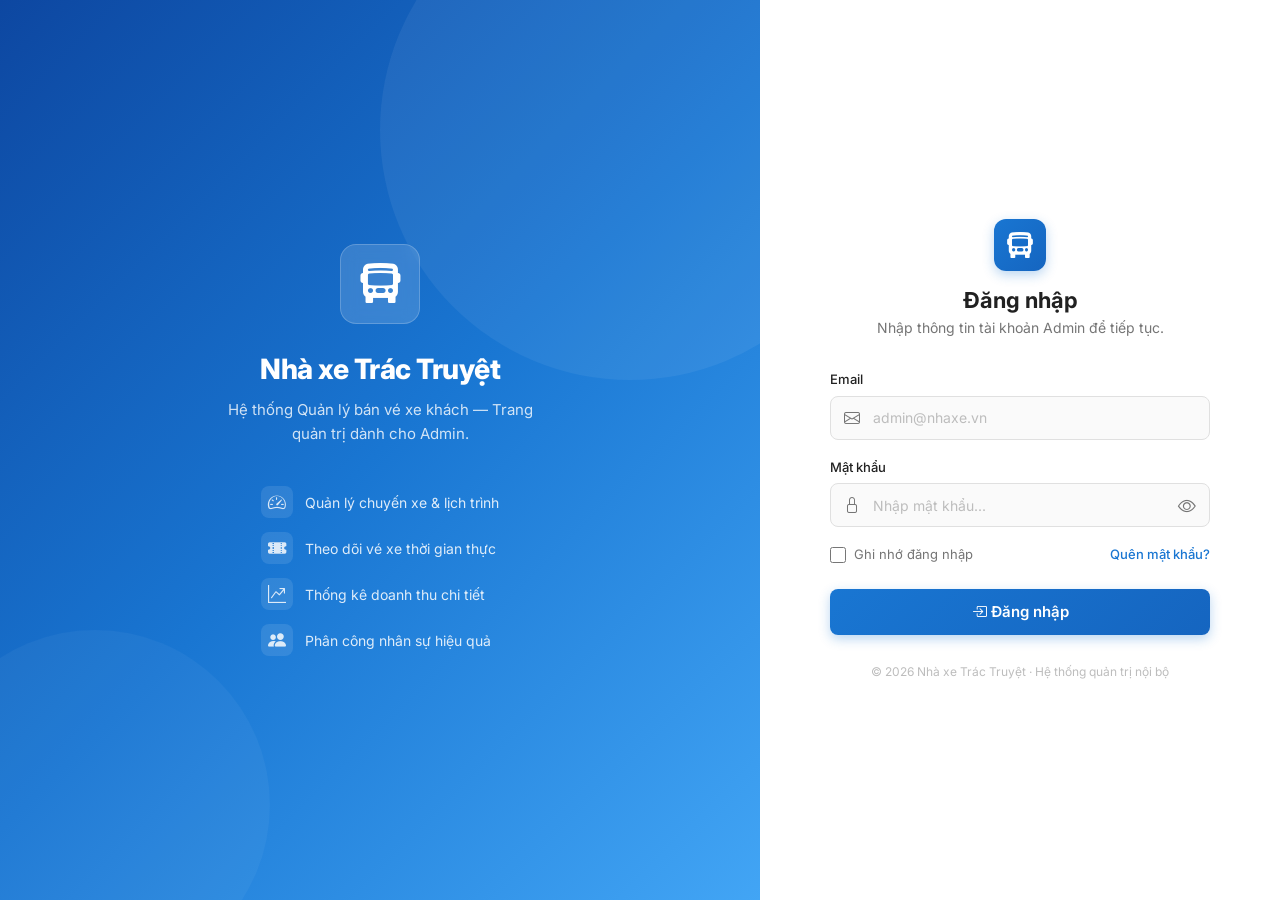
<file: pages/ve-xe.html>
<!DOCTYPE html>
<html lang="vi">
<head>
  <meta charset="UTF-8"/>
  <meta name="viewport" content="width=device-width,initial-scale=1.0"/>
  <title>Quản lý Vé xe — Nhà xe Trác Truyệt</title>

  <!-- Google Fonts — Inter (design_system.md §2) -->
  <link rel="preconnect" href="https://fonts.googleapis.com"/>
  <link rel="preconnect" href="https://fonts.gstatic.com" crossorigin/>
  <link href="https://fonts.googleapis.com/css2?family=Inter:wght@400;500;600;700&display=swap" rel="stylesheet"/>

  <!-- Bootstrap 5.3 CSS -->
  <link href="https://cdn.jsdelivr.net/npm/bootstrap@5.3.3/dist/css/bootstrap.min.css" rel="stylesheet"/>

  <!-- Bootstrap Icons -->
  <link href="https://cdn.jsdelivr.net/npm/bootstrap-icons@1.11.3/font/bootstrap-icons.min.css" rel="stylesheet"/>

  <style>
    /* ═══════════════════════════════════════════════════════════════════
       DESIGN TOKENS  —  design_system.md §1 Bảng màu · §3 Spacing · §4 Shadow
       ═══════════════════════════════════════════════════════════════════ */
    :root {
      /* Màu chủ đạo */
      --clr-primary: #1976D2;
      --clr-primary-dark: #1565C0;
      --clr-primary-light: #BBDEFB;
      /* Màu ngữ nghĩa */
      --clr-success: #2E7D32;
      --clr-success-light: #E8F5E9;
      --clr-warning: #F57C00;
      --clr-warning-light: #FFF3E0;
      --clr-danger: #D32F2F;
      --clr-danger-light: #FFEBEE;
      --clr-info: #0288D1;
      --clr-info-light: #E3F2FD;
      /* Màu nền / bề mặt */
      --clr-bg: #F5F5F5;
      --clr-surface: #FFFFFF;
      --clr-text: #212121;
      --clr-text-secondary: #757575;
      --clr-border: #E0E0E0;
      /* Sidebar */
      --clr-sidebar-bg: #0D47A1;
      --clr-sidebar-text: #FFFFFF;
      /* Bóng đổ */
      --shadow-sm: 0 1px 3px rgba(0, 0, 0, .08);
      --shadow-md: 0 4px 12px rgba(0, 0, 0, .10);
      --shadow-lg: 0 8px 24px rgba(0, 0, 0, .14);
      /* Bo góc */
      --radius-sm: 8px;
      --radius-md: 12px;
      --radius-lg: 16px;
      --radius-pill: 20px;
      /* Font */
      --font-family: 'Inter', -apple-system, BlinkMacSystemFont, 'Segoe UI', Roboto, sans-serif;
      /* Layout */
      --sidebar-w: 260px;
      --header-h: 56px;
    }

    /* ═══════════════ RESET ═══════════════ */
    *, *::before, *::after { box-sizing: border-box; }
    body {
      font-family: var(--font-family);
      font-size: 14px;
      color: var(--clr-text);
      background: var(--clr-bg);
      line-height: 1.6;
      margin: 0;
    }

    /* ═══════════════ SIDEBAR  (design_system.md §5.2) ═══════════════ */
    .layout-sidebar {
      position: fixed; top: 0; left: 0;
      width: var(--sidebar-w); height: 100vh;
      background: var(--clr-sidebar-bg); color: var(--clr-sidebar-text);
      z-index: 1040; display: flex; flex-direction: column;
      transition: transform .3s cubic-bezier(.4,0,.2,1); overflow-y: auto;
    }
    .layout-sidebar::-webkit-scrollbar { width: 4px; }
    .layout-sidebar::-webkit-scrollbar-thumb { background: rgba(255,255,255,.2); border-radius: 4px; }
    .sidebar-brand {
      height: var(--header-h); display: flex; align-items: center; gap: 10px;
      padding: 0 20px; font-size: 17px; font-weight: 700; letter-spacing: -.3px;
      border-bottom: 1px solid rgba(255,255,255,.12); flex-shrink: 0;
    }
    .sidebar-brand i { font-size: 24px; }
    .sidebar-nav { list-style: none; padding: 12px 0; margin: 0; flex: 1; }
    .sidebar-nav-label {
      padding: 16px 20px 6px; font-size: 11px; font-weight: 600;
      text-transform: uppercase; letter-spacing: .8px; color: rgba(255,255,255,.4);
    }
    .sidebar-nav-item a {
      display: flex; align-items: center; gap: 12px; padding: 10px 20px;
      color: rgba(255,255,255,.72); text-decoration: none;
      font-size: 14px; font-weight: 500; border-left: 3px solid transparent;
      transition: all .15s;
    }
    .sidebar-nav-item a:hover { background: rgba(255,255,255,.08); color: #fff; }
    .sidebar-nav-item a.is-active { background: rgba(255,255,255,.15); border-left-color: #fff; color: #fff; }
    .sidebar-nav-item a i { font-size: 18px; width: 22px; text-align: center; flex-shrink: 0; }

    /* ═══════════════ HEADER  (design_system.md §5.3) ═══════════════ */
    .layout-header {
      position: fixed; top: 0; left: var(--sidebar-w); right: 0;
      height: var(--header-h); background: var(--clr-surface);
      box-shadow: var(--shadow-sm); z-index: 1030;
      display: flex; align-items: center; justify-content: space-between;
      padding: 0 24px; transition: left .3s;
    }
    .header-left { display: flex; align-items: center; gap: 12px; }
    .header-right { display: flex; align-items: center; gap: 8px; }
    .header-toggle {
      display: none; border: none; background: none; font-size: 22px;
      color: var(--clr-text); cursor: pointer; padding: 4px; border-radius: var(--radius-sm);
    }
    .header-toggle:hover { background: var(--clr-bg); }
    .header-breadcrumb {
      font-size: 14px; color: var(--clr-text-secondary);
      display: flex; align-items: center; gap: 6px;
    }
    .header-breadcrumb span { color: var(--clr-text); font-weight: 600; }
    .header-search { position: relative; min-width: 260px; }
    .header-search input {
      width: 100%; height: 36px; padding: 0 12px 0 36px;
      border: 1px solid var(--clr-border); border-radius: var(--radius-sm);
      font-family: var(--font-family); font-size: 13px;
      background: var(--clr-bg); color: var(--clr-text);
      transition: border-color .15s, box-shadow .15s, background .15s;
    }
    .header-search input:focus { outline: none; border-color: var(--clr-primary); box-shadow: 0 0 0 3px rgba(25,118,210,.15); background: #fff; }
    .header-search input::placeholder { color: var(--clr-text-secondary); }
    .header-search > i { position: absolute; left: 11px; top: 50%; transform: translateY(-50%); color: var(--clr-text-secondary); font-size: 15px; pointer-events: none; }
    .header-icon-btn {
      position: relative; border: none; background: none; width: 38px; height: 38px;
      border-radius: 50%; display: flex; align-items: center; justify-content: center;
      cursor: pointer; color: var(--clr-text-secondary); font-size: 20px;
      transition: background .15s, color .15s;
    }
    .header-icon-btn:hover { background: var(--clr-bg); color: var(--clr-text); }
    .header-icon-btn .badge-dot {
      position: absolute; top: 6px; right: 7px; width: 9px; height: 9px;
      background: var(--clr-danger); border-radius: 50%; border: 2px solid var(--clr-surface);
    }
    .header-avatar {
      width: 34px; height: 34px; border-radius: 50%;
      background: var(--clr-primary); color: #fff;
      display: flex; align-items: center; justify-content: center;
      font-size: 14px; font-weight: 600; cursor: pointer; margin-left: 4px;
    }

    /* ═══════════════ MAIN ═══════════════ */
    .layout-main {
      margin-left: var(--sidebar-w); margin-top: var(--header-h);
      padding: 24px; min-height: calc(100vh - var(--header-h));
      transition: margin-left .3s;
    }
    .sidebar-overlay {
      display: none; position: fixed; inset: 0;
      background: rgba(0,0,0,.45); z-index: 1035; opacity: 0; transition: opacity .3s;
    }
    .sidebar-overlay.is-visible { display: block; opacity: 1; }

    /* ═══════════════ COMPONENTS  (design_system.md §6) ═══════════════ */
    /* ---- Buttons (§6.1) ---- */
    .c-btn {
      display: inline-flex; align-items: center; justify-content: center; gap: 6px;
      height: 38px; padding: 0 18px; font-family: var(--font-family);
      font-size: 14px; font-weight: 500; border-radius: var(--radius-sm);
      border: none; cursor: pointer; transition: all .15s;
      text-decoration: none; white-space: nowrap; line-height: 1;
    }
    .c-btn:disabled { opacity: .5; cursor: not-allowed; }
    .c-btn--primary { background: var(--clr-primary); color: #fff; }
    .c-btn--primary:hover:not(:disabled) { background: var(--clr-primary-dark); }
    .c-btn--secondary { background: transparent; color: var(--clr-primary); border: 1px solid var(--clr-primary); }
    .c-btn--secondary:hover:not(:disabled) { background: rgba(25,118,210,.06); }
    .c-btn--danger { background: var(--clr-danger); color: #fff; }
    .c-btn--danger:hover:not(:disabled) { background: #b72626; }
    .c-btn--ghost { background: transparent; color: var(--clr-text); }
    .c-btn--ghost:hover:not(:disabled) { background: rgba(0,0,0,.04); }
    .c-btn--sm { height: 30px; padding: 0 12px; font-size: 13px; }
    .c-btn--icon { width: 38px; padding: 0; }
    .c-btn--icon.c-btn--sm { width: 30px; }

    /* ---- Inputs (§6.2) ---- */
    .c-input {
      width: 100%; height: 38px; padding: 0 12px;
      font-family: var(--font-family); font-size: 14px;
      color: var(--clr-text); background: #fff;
      border: 1px solid var(--clr-border); border-radius: var(--radius-sm);
      transition: border-color .15s, box-shadow .15s;
    }
    .c-input:focus { outline: none; border-color: var(--clr-primary); box-shadow: 0 0 0 3px rgba(25,118,210,.15); }
    .c-input::placeholder { color: var(--clr-text-secondary); }
    textarea.c-input { height: auto; padding: 10px 12px; resize: vertical; }
    .c-select {
      appearance: none;
      background-image: url("data:image/svg+xml,%3Csvg xmlns='http://www.w3.org/2000/svg' width='12' height='12' fill='%23757575' viewBox='0 0 16 16'%3E%3Cpath d='M7.247 11.14 2.451 5.658C1.885 5.013 2.345 4 3.204 4h9.592a1 1 0 0 1 .753 1.659l-4.796 5.48a1 1 0 0 1-1.506 0z'/%3E%3C/svg%3E");
      background-repeat: no-repeat; background-position: right 12px center;
      padding-right: 36px; cursor: pointer;
    }
    .c-label { display: block; font-size: 13px; font-weight: 500; margin-bottom: 4px; color: var(--clr-text); }
    .c-label .req { color: var(--clr-danger); }

    /* ---- Table (§6.3) ---- */
    .c-table-wrapper { background: var(--clr-surface); border-radius: var(--radius-md); box-shadow: var(--shadow-sm); overflow: hidden; }
    .c-table { width: 100%; border-collapse: collapse; }
    .c-table thead th {
      background: #FAFAFA; padding: 10px 14px;
      font-size: 12px; font-weight: 600; text-transform: uppercase;
      letter-spacing: .4px; color: var(--clr-text-secondary);
      text-align: left; border-bottom: 1px solid var(--clr-border); white-space: nowrap;
    }
    .c-table tbody td {
      padding: 10px 14px; font-size: 14px;
      border-bottom: 1px solid var(--clr-border); vertical-align: middle;
    }
    .c-table tbody tr:last-child td { border-bottom: none; }
    .c-table tbody tr { transition: background .1s; }
    .c-table tbody tr:hover { background: rgba(25,118,210,.03); }

    /* ---- Badge (§6.6) ---- */
    .c-badge {
      display: inline-flex; align-items: center; gap: 4px;
      padding: 3px 10px; border-radius: var(--radius-pill);
      font-size: 12px; font-weight: 500; white-space: nowrap;
    }
    .c-badge--success { background: var(--clr-success-light); color: var(--clr-success); }
    .c-badge--warning { background: var(--clr-warning-light); color: var(--clr-warning); }
    .c-badge--danger  { background: var(--clr-danger-light);  color: var(--clr-danger); }
    .c-badge--info    { background: var(--clr-info-light);    color: var(--clr-info); }
    .c-badge--secondary { background: #ECEFF1; color: #546E7A; }

    /* ---- Pagination (§6.3) ---- */
    .c-pagination {
      display: flex; align-items: center; justify-content: space-between;
      padding: 12px 16px; border-top: 1px solid var(--clr-border);
      font-size: 13px; color: var(--clr-text-secondary); flex-wrap: wrap; gap: 8px;
    }
    .c-pagination-info { display: flex; align-items: center; gap: 8px; }
    .c-pagination-info select {
      height: 30px; padding: 0 28px 0 8px;
      border: 1px solid var(--clr-border); border-radius: 6px;
      font-family: var(--font-family); font-size: 13px; cursor: pointer;
      appearance: none;
      background-image: url("data:image/svg+xml,%3Csvg xmlns='http://www.w3.org/2000/svg' width='10' height='10' fill='%23757575' viewBox='0 0 16 16'%3E%3Cpath d='M7.247 11.14 2.451 5.658C1.885 5.013 2.345 4 3.204 4h9.592a1 1 0 0 1 .753 1.659l-4.796 5.48a1 1 0 0 1-1.506 0z'/%3E%3C/svg%3E");
      background-repeat: no-repeat; background-position: right 8px center; background-color: #fff;
    }
    .c-pagination-nav { display: flex; align-items: center; gap: 4px; }
    .c-pagination-btn {
      display: inline-flex; align-items: center; justify-content: center;
      min-width: 32px; height: 32px; padding: 0 8px;
      border: 1px solid var(--clr-border); border-radius: 6px;
      background: #fff; color: var(--clr-text);
      font-family: var(--font-family); font-size: 13px;
      cursor: pointer; transition: all .15s;
    }
    .c-pagination-btn:hover:not(:disabled):not(.is-active) { border-color: var(--clr-primary); color: var(--clr-primary); }
    .c-pagination-btn.is-active { background: var(--clr-primary); border-color: var(--clr-primary); color: #fff; }
    .c-pagination-btn:disabled { opacity: .4; cursor: not-allowed; }

    /* ---- Modal (§6.4) ---- */
    .c-modal-overlay {
      display: none; position: fixed; inset: 0;
      background: rgba(0,0,0,.5); z-index: 1050;
      justify-content: center; align-items: flex-start;
      padding: 40px 16px; overflow-y: auto;
    }
    .c-modal-overlay.is-open { display: flex; animation: fadeIn .2s ease; }
    .c-modal {
      background: var(--clr-surface); border-radius: var(--radius-lg);
      box-shadow: var(--shadow-lg); width: 100%; max-width: 700px;
      display: flex; flex-direction: column;
      animation: slideUp .25s ease;
    }
    .c-modal-header {
      display: flex; align-items: center; justify-content: space-between;
      padding: 16px 24px; border-bottom: 1px solid var(--clr-border);
    }
    .c-modal-title { font-size: 18px; font-weight: 600; margin: 0; display: flex; align-items: center; gap: 8px; }
    .c-modal-close {
      border: none; background: none; font-size: 22px;
      color: var(--clr-text-secondary); cursor: pointer; padding: 4px;
      border-radius: 6px; display: flex; align-items: center;
      justify-content: center; transition: background .15s;
    }
    .c-modal-close:hover { background: var(--clr-bg); color: var(--clr-text); }
    .c-modal-body { padding: 24px; overflow-y: auto; max-height: calc(90vh - 140px); }
    .c-modal-body::-webkit-scrollbar { width: 5px; }
    .c-modal-body::-webkit-scrollbar-thumb { background: var(--clr-border); border-radius: 5px; }
    .c-modal-footer {
      display: flex; align-items: center; justify-content: flex-end;
      gap: 8px; padding: 16px 24px; border-top: 1px solid var(--clr-border);
    }
    @keyframes fadeIn { from { opacity: 0; } to { opacity: 1; } }
    @keyframes slideUp { from { opacity: 0; transform: translateY(16px); } to { opacity: 1; transform: translateY(0); } }

    /* ═══════════════ PAGE-SPECIFIC ═══════════════ */
    /* Tiêu đề trang */
    .page-header { margin-bottom: 24px; }
    .page-title { font-size: 24px; font-weight: 700; margin: 0; display: flex; align-items: center; gap: 10px; }
    .page-title i { color: var(--clr-primary); }
    .page-subtitle { font-size: 14px; color: var(--clr-text-secondary); margin: 2px 0 0; }

    /* Thanh công cụ lọc */
    .c-filter-bar { display: flex; align-items: center; gap: 12px; margin-bottom: 16px; flex-wrap: wrap; }
    .c-filter-search { position: relative; flex: 1; min-width: 200px; max-width: 340px; }
    .c-filter-search input {
      width: 100%; height: 38px; padding: 0 12px 0 38px;
      font-family: var(--font-family); font-size: 14px;
      color: var(--clr-text); background: #fff;
      border: 1px solid var(--clr-border); border-radius: var(--radius-sm);
      transition: border-color .15s, box-shadow .15s;
    }
    .c-filter-search input:focus { outline: none; border-color: var(--clr-primary); box-shadow: 0 0 0 3px rgba(25,118,210,.15); }
    .c-filter-search input::placeholder { color: var(--clr-text-secondary); }
    .c-filter-search > i {
      position: absolute; left: 12px; top: 50%; transform: translateY(-50%);
      color: var(--clr-text-secondary); font-size: 15px; pointer-events: none;
    }
    .c-filter-select {
      height: 38px; padding: 0 36px 0 12px;
      font-family: var(--font-family); font-size: 14px;
      color: var(--clr-text); background: #fff;
      border: 1px solid var(--clr-border); border-radius: var(--radius-sm);
      cursor: pointer; appearance: none;
      background-image: url("data:image/svg+xml,%3Csvg xmlns='http://www.w3.org/2000/svg' width='12' height='12' fill='%23757575' viewBox='0 0 16 16'%3E%3Cpath d='M7.247 11.14 2.451 5.658C1.885 5.013 2.345 4 3.204 4h9.592a1 1 0 0 1 .753 1.659l-4.796 5.48a1 1 0 0 1-1.506 0z'/%3E%3C/svg%3E");
      background-repeat: no-repeat; background-position: right 12px center;
      transition: border-color .15s;
    }
    .c-filter-select:focus { outline: none; border-color: var(--clr-primary); }

    /* Hiển thị 2 dòng trong ô bảng */
    .cell-main { font-weight: 500; color: var(--clr-text); }
    .cell-sub  { font-size: 12px; color: var(--clr-text-secondary); margin-top: 1px; }

    /* Trạng thái trống */
    .empty-state { text-align: center; padding: 48px 16px !important; color: var(--clr-text-secondary); }
    .empty-state i { font-size: 40px; display: block; margin-bottom: 8px; opacity: .3; }

    /* 3 khu vực trong modal chi tiết */
    .detail-section { margin-bottom: 20px; }
    .detail-section:last-child { margin-bottom: 0; }
    .detail-section-title {
      font-size: 13px; font-weight: 600; text-transform: uppercase;
      letter-spacing: .5px; color: var(--clr-primary);
      margin-bottom: 12px; display: flex; align-items: center; gap: 8px;
      padding-bottom: 8px; border-bottom: 1px solid var(--clr-border);
    }
    .detail-section-title i { font-size: 16px; }
    .detail-grid { display: grid; grid-template-columns: 1fr 1fr; gap: 12px 24px; }
    .detail-item-label { font-size: 12px; color: var(--clr-text-secondary); margin-bottom: 2px; }
    .detail-item-value { font-size: 14px; font-weight: 500; color: var(--clr-text); }

    /* Modal xác nhận nhỏ */
    .confirm-icon {
      width: 56px; height: 56px; border-radius: 50%;
      display: flex; align-items: center; justify-content: center;
      font-size: 28px; margin: 0 auto 16px;
    }
    .confirm-icon--primary { background: var(--clr-info-light); color: var(--clr-primary); }
    .confirm-icon--danger  { background: var(--clr-danger-light); color: var(--clr-danger); }
    .confirm-text { text-align: center; font-size: 15px; font-weight: 500; margin-bottom: 4px; }
    .confirm-sub  { text-align: center; font-size: 13px; color: var(--clr-text-secondary); }

    /* Toast thông báo */
    .c-toast {
      position: fixed; bottom: 24px; right: 24px; z-index: 1100;
      display: inline-flex; align-items: center; gap: 8px;
      padding: 12px 20px; border-radius: var(--radius-sm);
      font-size: 14px; font-weight: 500; color: #fff;
      box-shadow: var(--shadow-lg);
      transform: translateY(20px); opacity: 0; pointer-events: none;
      transition: all .3s cubic-bezier(.4,0,.2,1);
    }
    .c-toast.is-visible { transform: translateY(0); opacity: 1; pointer-events: auto; }
    .c-toast--success { background: var(--clr-success); }
    .c-toast--danger  { background: var(--clr-danger); }
    .c-toast--warning { background: var(--clr-warning); }
    .c-toast--info    { background: var(--clr-primary); }

    /* ═══════════════ RESPONSIVE  (design_system.md §8) ═══════════════ */
    @media (max-width: 991.98px) {
      .layout-sidebar { transform: translateX(-100%); }
      .layout-sidebar.is-open { transform: translateX(0); }
      .layout-header { left: 0; }
      .layout-main { margin-left: 0; }
      .header-toggle { display: flex; }
    }
    @media (max-width: 767.98px) {
      .detail-grid { grid-template-columns: 1fr; }
    }
    @media (max-width: 575.98px) {
      .header-search { display: none; }
      .layout-main { padding: 16px; }
    }
  </style>
</head>
<body>

  <!-- ═══════════════════════════════════════════
       SIDEBAR — Mục "Vé xe" được highlight
       ═══════════════════════════════════════════ -->
  <aside class="layout-sidebar" id="sidebar">
    <div class="sidebar-brand"><i class="bi bi-bus-front-fill"></i> Nhà xe Trác Truyệt</div>
    <ul class="sidebar-nav">
      <li class="sidebar-nav-label">Chính</li>
      <li class="sidebar-nav-item"><a href="../index.html"><i class="bi bi-grid-1x2-fill"></i> Tổng quan</a></li>
      <li class="sidebar-nav-label">Quản lý</li>
      <li class="sidebar-nav-item"><a href="nhan-vien.html"><i class="bi bi-people-fill"></i> Nhân viên</a></li>
      <li class="sidebar-nav-item"><a href="khach-hang.html"><i class="bi bi-person-fill"></i> Khách hàng</a></li>
      <li class="sidebar-nav-item"><a href="chuyen-xe.html"><i class="bi bi-signpost-split-fill"></i> Chuyến xe</a></li>
      <li class="sidebar-nav-item"><a href="ve-xe.html" class="is-active"><i class="bi bi-ticket-perforated-fill"></i> Vé xe</a></li>
      <li class="sidebar-nav-item"><a href="quan-ly-xe.html"><i class="bi bi-truck-front-fill"></i> Xe</a></li>
      <li class="sidebar-nav-label">Báo cáo</li>
      <li class="sidebar-nav-item"><a href="doanh-thu.html"><i class="bi bi-graph-up-arrow"></i> Doanh thu</a></li>
    </ul>
  </aside>
  <div class="sidebar-overlay" id="sidebarOverlay"></div>

  <!-- ═══════════════════════════════════════════
       HEADER — Search, Chuông, Avatar
       ═══════════════════════════════════════════ -->
  <header class="layout-header">
    <div class="header-left">
      <button class="header-toggle" id="sidebarToggle" aria-label="Toggle sidebar"><i class="bi bi-list"></i></button>
      <div class="header-breadcrumb">
        <i class="bi bi-house-fill" style="color:var(--clr-primary)"></i>
        <span>/</span> Quản lý <span>/</span> <span>Vé xe</span>
      </div>
    </div>
    <div class="header-right">
      <div class="header-search"><i class="bi bi-search"></i><input type="text" placeholder="Tìm kiếm..."/></div>
      <button class="header-icon-btn" title="Thông báo"><i class="bi bi-bell-fill"></i><span class="badge-dot"></span></button>
      <div class="header-avatar" title="Admin">A</div>
    </div>
  </header>

  <!-- ═══════════════════════════════════════════
       NỘI DUNG CHÍNH
       ═══════════════════════════════════════════ -->
  <main class="layout-main">

    <!-- Tiêu đề trang -->
    <div class="page-header">
      <h1 class="page-title"><i class="bi bi-ticket-perforated-fill"></i> Quản lý Vé xe</h1>
      <p class="page-subtitle">Xem danh sách, kiểm tra trạng thái và hủy vé xe.</p>
    </div>

    <!-- Thanh công cụ: Tìm kiếm + Lọc trạng thái + Lọc chuyến + Xuất Excel -->
    <div class="c-filter-bar">
      <div class="c-filter-search">
        <i class="bi bi-search"></i>
        <input type="text" id="fSearch" placeholder="Tìm mã vé, tên KH, SĐT..."/>
      </div>
      <select class="c-filter-select" id="fStatus">
        <option value="">Tất cả trạng thái</option>
        <option value="holding">Đang giữ chỗ</option>
        <option value="pending">Chờ thanh toán</option>
        <option value="confirmed">Đã xác nhận</option>
        <option value="paid">Đã thanh toán</option>
        <option value="cancelled">Đã hủy</option>
      </select>
      <select class="c-filter-select" id="fTrip">
        <option value="">Tất cả chuyến xe</option>
        <!-- Được render bởi JS -->
      </select>

    </div>

    <!-- Bảng vé xe -->
    <div class="c-table-wrapper">
      <div style="overflow-x:auto">
        <table class="c-table">
          <thead>
            <tr>
              <th>Mã vé</th>
              <th>Khách hàng</th>
              <th>Chuyến xe</th>
              <th style="text-align:center">Số ghế</th>
              <th style="text-align:right">Tổng tiền</th>
              <th>Ngày đặt</th>
              <th>Trạng thái</th>
              <th style="text-align:center">Thao tác</th>
            </tr>
          </thead>
          <tbody id="tBody">
            <!-- Render bởi JavaScript -->
          </tbody>
        </table>
      </div>

      <!-- Phân trang 10 dòng/trang -->
      <div class="c-pagination">
        <div class="c-pagination-info">
          Hiển thị
          <select id="rpp">
            <option value="10" selected>10</option>
            <option value="20">20</option>
            <option value="50">50</option>
          </select>
          dòng / trang · <span id="tSummary"></span>
        </div>
        <div class="c-pagination-nav" id="pNav"></div>
      </div>
    </div>
  </main>

  <!-- ═══════════════════════════════════════════
       MODAL 1: CHI TIẾT VÉ  (3 khu vực)
       ═══════════════════════════════════════════ -->
  <div class="c-modal-overlay" id="mDetail">
    <div class="c-modal">
      <div class="c-modal-header">
        <h3 class="c-modal-title">
          <i class="bi bi-ticket-perforated-fill" style="color:var(--clr-primary)"></i>
          <span id="detTitle">Chi tiết vé</span>
        </h3>
        <button class="c-modal-close" onclick="App.close('mDetail')"><i class="bi bi-x-lg"></i></button>
      </div>
      <div class="c-modal-body">
        <!-- Khu vực 1: Thông tin khách hàng -->
        <div class="detail-section">
          <div class="detail-section-title"><i class="bi bi-person-fill"></i> Thông tin khách hàng</div>
          <div class="detail-grid" id="detCust"></div>
        </div>
        <!-- Khu vực 2: Thông tin chuyến xe -->
        <div class="detail-section">
          <div class="detail-section-title"><i class="bi bi-signpost-split-fill"></i> Thông tin chuyến xe</div>
          <div class="detail-grid" id="detTrip"></div>
        </div>
        <!-- Khu vực 3: Thông tin vé -->
        <div class="detail-section">
          <div class="detail-section-title"><i class="bi bi-ticket-perforated"></i> Thông tin vé</div>
          <div class="detail-grid" id="detTicket"></div>
        </div>
      </div>
      <div class="c-modal-footer" id="detFooter">
        <!-- Nút động tuỳ trạng thái — render bởi JS -->
      </div>
    </div>
  </div>



  <!-- ═══════════════════════════════════════════
       MODAL 3: HỦY VÉ  (có textarea lý do)
       ═══════════════════════════════════════════ -->
  <div class="c-modal-overlay" id="mCancel">
    <div class="c-modal" style="max-width:480px">
      <div class="c-modal-header">
        <h3 class="c-modal-title"><i class="bi bi-x-circle" style="color:var(--clr-danger)"></i> Hủy vé</h3>
        <button class="c-modal-close" onclick="App.close('mCancel')"><i class="bi bi-x-lg"></i></button>
      </div>
      <div class="c-modal-body">
        <div class="confirm-icon confirm-icon--danger"><i class="bi bi-x-circle-fill"></i></div>
        <p class="confirm-text" id="cnlText"></p>
        <p class="confirm-sub" style="margin-bottom:16px">Ghế sẽ được trả lại cho chuyến xe.</p>
        <div>
          <label class="c-label">Lý do hủy <span class="req">*</span></label>
          <textarea class="c-input" id="cnlReason" rows="3" placeholder="Nhập lý do hủy vé..."></textarea>
        </div>
      </div>
      <div class="c-modal-footer" style="justify-content:center">
        <button class="c-btn c-btn--ghost" onclick="App.close('mCancel')">Đóng</button>
        <button class="c-btn c-btn--danger" id="btnDoCancel"><i class="bi bi-x-lg"></i> Xác nhận hủy</button>
      </div>
    </div>
  </div>

  <!-- Toast thông báo -->
  <div class="c-toast" id="toast"></div>

  <!-- Auth guard -->
  <script src="../assets/js/auth.js"></script>
  <script src="../assets/js/notifications.js"></script>

  <!-- ═══════════════════════════════════════════════════════════════════
       JAVASCRIPT
       ═══════════════════════════════════════════════════════════════════ -->
  <script>
  var App = (function () {
    'use strict';

    /* ══════════════════════════════════════════════════════════════════
       1. DỮ LIỆU MẪU — 20 vé (5 mỗi trạng thái)
       ══════════════════════════════════════════════════════════════════ */
    var tickets = [
      /* ────── 5 vé Chờ xác nhận ────── */
      { id:'VE-1001', cName:'Nguyễn Văn An',    cPhone:'0901 234 567', cEmail:'an.nguyen@gmail.com',
        tripId:'CX-005', route:'TP.HCM → Nha Trang', tripDate:'06/10/2026', dep:'21:00',
        vehicle:'51B-34567 (Giường nằm)', driver:'Lê Quốc Bảo',
        pickup:'Bến xe Miền Đông', dropoff:'Bến xe Nha Trang',
        seat:'A1', price:350000, bookDate:'01/10/2026', status:'pending' },
      { id:'VE-1002', cName:'Trần Thị Bích',    cPhone:'0912 345 678', cEmail:'bich.tran@gmail.com',
        tripId:'CX-007', route:'TP.HCM → Cần Thơ', tripDate:'07/10/2026', dep:'07:00',
        vehicle:'Chưa phân công', driver:'Chưa phân công',
        pickup:'Bến xe Miền Tây', dropoff:'Bến xe Cần Thơ',
        seat:'B3', price:160000, bookDate:'02/10/2026', status:'pending' },
      { id:'VE-1003', cName:'Lê Hoàng Cường',   cPhone:'0923 456 789', cEmail:'cuong.le@yahoo.com',
        tripId:'CX-011', route:'Hà Nội → Lào Cai', tripDate:'08/10/2026', dep:'19:30',
        vehicle:'Chưa phân công', driver:'Chưa phân công',
        pickup:'Bến xe Mỹ Đình', dropoff:'Bến xe Lào Cai',
        seat:'C2', price:320000, bookDate:'03/10/2026', status:'pending' },
      { id:'VE-1004', cName:'Phạm Minh Đức',    cPhone:'0934 567 890', cEmail:'duc.pham@outlook.com',
        tripId:'CX-001', route:'Hà Nội → Hải Phòng', tripDate:'06/10/2026', dep:'06:00',
        vehicle:'29A-12345 (Ghế ngồi)', driver:'Nguyễn Văn Tùng',
        pickup:'Bến xe Mỹ Đình', dropoff:'Bến xe Niệm Nghĩa',
        seat:'A5', price:150000, bookDate:'03/10/2026', status:'pending' },
      { id:'VE-1005', cName:'Võ Thị Em',        cPhone:'0945 678 901', cEmail:'em.vo@gmail.com',
        tripId:'CX-006', route:'Hà Nội → Vinh', tripDate:'07/10/2026', dep:'05:30',
        vehicle:'29A-23456 (Ghế ngồi)', driver:'Trần Đức Mạnh',
        pickup:'Bến xe Giáp Bát', dropoff:'Bến xe Vinh',
        seat:'B1', price:220000, bookDate:'04/10/2026', status:'pending' },

      /* ────── 5 vé Đã xác nhận ────── */
      { id:'VE-1006', cName:'Hoàng Văn Phúc',   cPhone:'0956 789 012', cEmail:'phuc.hoang@gmail.com',
        tripId:'CX-001', route:'Hà Nội → Hải Phòng', tripDate:'06/10/2026', dep:'06:00',
        vehicle:'29A-12345 (Ghế ngồi)', driver:'Nguyễn Văn Tùng',
        pickup:'Bến xe Mỹ Đình', dropoff:'Bến xe Niệm Nghĩa',
        seat:'A2', price:150000, bookDate:'30/09/2026', status:'confirmed' },
      { id:'VE-1007', cName:'Đỗ Thị Giang',     cPhone:'0967 890 123', cEmail:'giang.do@gmail.com',
        tripId:'CX-002', route:'TP.HCM → Đà Lạt', tripDate:'06/10/2026', dep:'08:00',
        vehicle:'51B-34567 (Giường nằm)', driver:'Lê Quốc Bảo',
        pickup:'Bến xe Miền Đông', dropoff:'Bến xe Đà Lạt',
        seat:'C1', price:280000, bookDate:'01/10/2026', status:'confirmed' },
      { id:'VE-1008', cName:'Bùi Quang Huy',    cPhone:'0978 901 234', cEmail:'huy.bui@gmail.com',
        tripId:'CX-004', route:'Hà Nội → Đà Nẵng', tripDate:'06/10/2026', dep:'19:00',
        vehicle:'29A-78901 (Limousine)', driver:'Đặng Văn Hùng',
        pickup:'Bến xe Nước Ngầm', dropoff:'Bến xe Trung tâm Đà Nẵng',
        seat:'A3', price:450000, bookDate:'02/10/2026', status:'confirmed' },
      { id:'VE-1009', cName:'Ngô Thanh Lan',    cPhone:'0989 012 345', cEmail:'lan.ngo@yahoo.com',
        tripId:'CX-012', route:'TP.HCM → Phan Thiết', tripDate:'08/10/2026', dep:'06:00',
        vehicle:'51B-89012 (Giường nằm)', driver:'Bùi Thanh Sơn',
        pickup:'Bến xe Miền Đông', dropoff:'Bến xe Phan Thiết',
        seat:'B4', price:180000, bookDate:'04/10/2026', status:'confirmed' },
      { id:'VE-1010', cName:'Phan Văn Khoa',    cPhone:'0990 123 456', cEmail:'khoa.phan@gmail.com',
        tripId:'CX-010', route:'Đà Nẵng → Quảng Ngãi', tripDate:'07/10/2026', dep:'14:00',
        vehicle:'43C-56789 (Ghế ngồi)', driver:'Võ Minh Tuấn',
        pickup:'Bến xe Trung tâm Đà Nẵng', dropoff:'Bến xe Quảng Ngãi',
        seat:'A4', price:95000,  bookDate:'03/10/2026', status:'confirmed' },

      /* ────── 5 vé Đã thanh toán ────── */
      { id:'VE-1011', cName:'Lý Thị Mận',       cPhone:'0901 111 222', cEmail:'man.ly@gmail.com',
        tripId:'CX-003', route:'Đà Nẵng → Huế', tripDate:'06/10/2026', dep:'09:30',
        vehicle:'43C-56789 (Ghế ngồi)', driver:'Võ Minh Tuấn',
        pickup:'Bến xe Trung tâm Đà Nẵng', dropoff:'Bến xe Phía Nam Huế',
        seat:'B2', price:120000, bookDate:'28/09/2026', status:'paid' },
      { id:'VE-1012', cName:'Dương Quốc Nam',   cPhone:'0912 222 333', cEmail:'nam.duong@outlook.com',
        tripId:'CX-001', route:'Hà Nội → Hải Phòng', tripDate:'06/10/2026', dep:'06:00',
        vehicle:'29A-12345 (Ghế ngồi)', driver:'Nguyễn Văn Tùng',
        pickup:'Bến xe Mỹ Đình', dropoff:'Bến xe Niệm Nghĩa',
        seat:'A6', price:150000, bookDate:'29/09/2026', status:'paid' },
      { id:'VE-1013', cName:'Nguyễn Văn An',    cPhone:'0901 234 567', cEmail:'an.nguyen@gmail.com',
        tripId:'CX-002', route:'TP.HCM → Đà Lạt', tripDate:'06/10/2026', dep:'08:00',
        vehicle:'51B-34567 (Giường nằm)', driver:'Lê Quốc Bảo',
        pickup:'Bến xe Miền Đông', dropoff:'Bến xe Đà Lạt',
        seat:'A1', price:280000, bookDate:'30/09/2026', status:'paid' },
      { id:'VE-1014', cName:'Hoàng Văn Phúc',   cPhone:'0956 789 012', cEmail:'phuc.hoang@gmail.com',
        tripId:'CX-006', route:'Hà Nội → Vinh', tripDate:'07/10/2026', dep:'05:30',
        vehicle:'29A-23456 (Ghế ngồi)', driver:'Trần Đức Mạnh',
        pickup:'Bến xe Giáp Bát', dropoff:'Bến xe Vinh',
        seat:'C3', price:220000, bookDate:'01/10/2026', status:'paid' },
      { id:'VE-1015', cName:'Đỗ Thị Giang',     cPhone:'0967 890 123', cEmail:'giang.do@gmail.com',
        tripId:'CX-008', route:'Hà Nội → Thanh Hóa', tripDate:'07/10/2026', dep:'08:00',
        vehicle:'29A-45678 (Ghế ngồi)', driver:'Phạm Hữu Tài',
        pickup:'Bến xe Giáp Bát', dropoff:'Bến xe Thanh Hóa',
        seat:'B5', price:180000, bookDate:'02/10/2026', status:'paid' },

      /* ────── 5 vé Đã hủy ────── */
      { id:'VE-1016', cName:'Trần Thị Bích',    cPhone:'0912 345 678', cEmail:'bich.tran@gmail.com',
        tripId:'CX-013', route:'Huế → Đà Nẵng', tripDate:'05/10/2026', dep:'15:00',
        vehicle:'43C-56789 (Ghế ngồi)', driver:'Võ Minh Tuấn',
        pickup:'Bến xe Phía Nam Huế', dropoff:'Bến xe Trung tâm Đà Nẵng',
        seat:'A3', price:120000, bookDate:'28/09/2026', status:'cancelled' },
      { id:'VE-1017', cName:'Lê Hoàng Cường',   cPhone:'0923 456 789', cEmail:'cuong.le@yahoo.com',
        tripId:'CX-014', route:'Nha Trang → TP.HCM', tripDate:'05/10/2026', dep:'20:00',
        vehicle:'51B-90123 (Giường nằm)', driver:'Ngô Đình Khôi',
        pickup:'Bến xe Nha Trang', dropoff:'Bến xe Miền Đông',
        seat:'B1', price:350000, bookDate:'29/09/2026', status:'cancelled' },
      { id:'VE-1018', cName:'Bùi Quang Huy',    cPhone:'0978 901 234', cEmail:'huy.bui@gmail.com',
        tripId:'CX-015', route:'Cần Thơ → TP.HCM', tripDate:'05/10/2026', dep:'16:00',
        vehicle:'65D-01234 (Ghế ngồi)', driver:'Phan Quang Vinh',
        pickup:'Bến xe Cần Thơ', dropoff:'Bến xe Miền Tây',
        seat:'C4', price:160000, bookDate:'30/09/2026', status:'cancelled' },
      { id:'VE-1019', cName:'Ngô Thanh Lan',    cPhone:'0989 012 345', cEmail:'lan.ngo@yahoo.com',
        tripId:'CX-004', route:'Hà Nội → Đà Nẵng', tripDate:'06/10/2026', dep:'19:00',
        vehicle:'29A-78901 (Limousine)', driver:'Đặng Văn Hùng',
        pickup:'Bến xe Nước Ngầm', dropoff:'Bến xe Trung tâm Đà Nẵng',
        seat:'A2', price:450000, bookDate:'01/10/2026', status:'cancelled' },
      { id:'VE-1020', cName:'Phan Văn Khoa',    cPhone:'0990 123 456', cEmail:'khoa.phan@gmail.com',
        tripId:'CX-009', route:'TP.HCM → Vũng Tàu', tripDate:'07/10/2026', dep:'10:00',
        vehicle:'Chưa phân công', driver:'Hoàng Anh Dũng',
        pickup:'Ngã tư Hàng Xanh', dropoff:'Bến xe Vũng Tàu',
        seat:'B2', price:120000, bookDate:'03/10/2026', status:'cancelled' },
    ];

    /* Bản đồ trạng thái vé (theo kịch bản Use Case KH-05 & KH-10) */
    var STATUS = {
      holding:   { label: 'Đang giữ chỗ',   cls: 'c-badge--secondary', icon: 'bi-hourglass-split' },
      pending:   { label: 'Chờ thanh toán',  cls: 'c-badge--warning',   icon: 'bi-clock-fill' },
      confirmed: { label: 'Đã xác nhận',     cls: 'c-badge--info',      icon: 'bi-check-circle-fill' },
      paid:      { label: 'Đã thanh toán',   cls: 'c-badge--success',   icon: 'bi-check-circle-fill' },
      cancelled: { label: 'Đã hủy',          cls: 'c-badge--danger',    icon: 'bi-x-circle-fill' },
    };

    /* ══════════════════════════════════════════════════════════════════
       2. HÀM TIỆN ÍCH
       ══════════════════════════════════════════════════════════════════ */
    /* Định dạng tiền VNĐ */
    function fmtPrice(n) { return Number(n).toLocaleString('vi-VN') + 'đ'; }

    /* Tìm vé theo ID */
    function findTicket(id) { return tickets.find(function (t) { return t.id === id; }); }

    /* Hiển thị toast */
    function toast(msg, type) {
      var el = document.getElementById('toast');
      var icons = { success:'bi-check-circle-fill', danger:'bi-x-circle-fill', warning:'bi-exclamation-triangle-fill', info:'bi-info-circle-fill' };
      el.className = 'c-toast c-toast--' + (type || 'success');
      el.innerHTML = '<i class="bi ' + (icons[type] || icons.success) + '"></i> ' + msg;
      el.classList.add('is-visible');
      clearTimeout(el._t);
      el._t = setTimeout(function () { el.classList.remove('is-visible'); }, 3000);
    }

    /* Mở / Đóng modal */
    function openModal(id) { document.getElementById(id).classList.add('is-open'); document.body.style.overflow = 'hidden'; }
    function closeModal(id) { document.getElementById(id).classList.remove('is-open'); document.body.style.overflow = ''; }

    /* Tạo ô thông tin chi tiết */
    function infoCell(label, value) {
      return '<div><div class="detail-item-label">' + label + '</div><div class="detail-item-value">' + value + '</div></div>';
    }

    /* ══════════════════════════════════════════════════════════════════
       3. FILTER + PHÂN TRANG
       ══════════════════════════════════════════════════════════════════ */
    var searchTerm = '';
    var filterStatus = '';
    var filterTrip = '';
    var curPage = 1;
    var rowsPerPage = 10;

    /* Lọc danh sách vé */
    function getFiltered() {
      return tickets.filter(function (t) {
        /* Lọc trạng thái */
        if (filterStatus && t.status !== filterStatus) return false;
        /* Lọc chuyến xe */
        if (filterTrip && t.tripId !== filterTrip) return false;
        /* Tìm kiếm mã vé, tên KH, SĐT */
        if (searchTerm) {
          var q = searchTerm;
          return t.id.toLowerCase().indexOf(q) !== -1 ||
            t.cName.toLowerCase().indexOf(q) !== -1 ||
            t.cPhone.replace(/\s/g, '').indexOf(q.replace(/\s/g, '')) !== -1;
        }
        return true;
      });
    }

    /* Render bảng vé */
    function renderTable() {
      var list = getFiltered();
      var totalPages = Math.max(1, Math.ceil(list.length / rowsPerPage));
      if (curPage > totalPages) curPage = totalPages;
      var start = (curPage - 1) * rowsPerPage;
      var page = list.slice(start, start + rowsPerPage);

      /* Cập nhật tóm tắt */
      document.getElementById('tSummary').textContent = list.length
        ? (start + 1) + '–' + Math.min(start + rowsPerPage, list.length) + ' / ' + list.length + ' vé'
        : '0 kết quả';

      var tbody = document.getElementById('tBody');

      /* Nếu không có dữ liệu */
      if (!page.length) {
        tbody.innerHTML = '<tr><td colspan="8" class="empty-state">' +
          '<i class="bi bi-ticket-perforated"></i>Không tìm thấy vé nào phù hợp.</td></tr>';
        renderPagination(0, 0);
        return;
      }

      /* Render từng dòng */
      tbody.innerHTML = page.map(function (t) {
        var s = STATUS[t.status] || STATUS.pending;

        /* Nút thao tác động tuỳ trạng thái */
        var actions = '';
        /* Nút "Xem chi tiết" — luôn hiển thị */
        actions += '<button class="c-btn c-btn--ghost c-btn--icon c-btn--sm js-det" data-id="' + t.id + '" title="Xem chi tiết"><i class="bi bi-eye"></i></button>';
        /* Nút "Hủy vé" — khi Chờ xác nhận hoặc Đã xác nhận */
        if (t.status === 'pending' || t.status === 'confirmed') {
          actions += ' <button class="c-btn c-btn--ghost c-btn--icon c-btn--sm js-cnl" data-id="' + t.id + '" title="Hủy vé" style="color:var(--clr-danger)"><i class="bi bi-x-circle"></i></button>';
        }

        return '<tr>' +
          '<td><strong>' + t.id + '</strong></td>' +
          '<td><div class="cell-main">' + t.cName + '</div><div class="cell-sub">' + t.cPhone + '</div></td>' +
          '<td><div class="cell-main">' + t.route + '</div><div class="cell-sub">' + t.tripDate + ' · ' + t.dep + '</div></td>' +
          '<td style="text-align:center"><strong>' + t.seat + '</strong></td>' +
          '<td style="text-align:right;white-space:nowrap">' + fmtPrice(t.price) + '</td>' +
          '<td>' + t.bookDate + '</td>' +
          '<td><span class="c-badge ' + s.cls + '"><i class="bi ' + s.icon + '"></i> ' + s.label + '</span></td>' +
          '<td style="text-align:center;white-space:nowrap">' + actions + '</td>' +
          '</tr>';
      }).join('');

      /* Gắn sự kiện */
      tbody.querySelectorAll('.js-det').forEach(function (btn) {
        btn.addEventListener('click', function () { openDetail(this.dataset.id); });
      });
      tbody.querySelectorAll('.js-cnl').forEach(function (btn) {
        btn.addEventListener('click', function () { openCancelModal(this.dataset.id); });
      });

      renderPagination(curPage, totalPages);
    }

    /* Render phân trang */
    function renderPagination(cur, total) {
      var nav = document.getElementById('pNav');
      if (total <= 1) { nav.innerHTML = ''; return; }

      var html = '';
      /* Nút Previous */
      html += '<button class="c-pagination-btn pg" data-p="' + (cur - 1) + '"' + (cur <= 1 ? ' disabled' : '') + '><i class="bi bi-chevron-left"></i></button>';

      /* Số trang */
      for (var p = 1; p <= total; p++) {
        if (total > 7) {
          if (p === 1 || p === total || (p >= cur - 1 && p <= cur + 1)) {
            html += '<button class="c-pagination-btn pg' + (p === cur ? ' is-active' : '') + '" data-p="' + p + '">' + p + '</button>';
          } else if (p === cur - 2 || p === cur + 2) {
            html += '<span style="padding:0 4px;color:var(--clr-text-secondary)">…</span>';
          }
        } else {
          html += '<button class="c-pagination-btn pg' + (p === cur ? ' is-active' : '') + '" data-p="' + p + '">' + p + '</button>';
        }
      }

      /* Nút Next */
      html += '<button class="c-pagination-btn pg" data-p="' + (cur + 1) + '"' + (cur >= total ? ' disabled' : '') + '><i class="bi bi-chevron-right"></i></button>';

      nav.innerHTML = html;
      nav.querySelectorAll('.pg:not(:disabled)').forEach(function (btn) {
        btn.addEventListener('click', function () {
          curPage = parseInt(this.dataset.p);
          renderTable();
        });
      });
    }

    /* ══════════════════════════════════════════════════════════════════
       4. MODAL CHI TIẾT VÉ
       ══════════════════════════════════════════════════════════════════ */
    var activeTicketId = null;

    function openDetail(id) {
      var t = findTicket(id);
      if (!t) return;
      activeTicketId = id;
      var s = STATUS[t.status] || STATUS.pending;

      document.getElementById('detTitle').textContent = 'Chi tiết vé ' + t.id;

      /* Khu vực 1 — Thông tin khách hàng */
      document.getElementById('detCust').innerHTML =
        infoCell('Họ và tên', t.cName) +
        infoCell('Số điện thoại', t.cPhone) +
        infoCell('Email', t.cEmail);

      /* Khu vực 2 — Thông tin chuyến xe */
      document.getElementById('detTrip').innerHTML =
        infoCell('Mã chuyến', t.tripId) +
        infoCell('Tuyến đường', t.route) +
        infoCell('Ngày khởi hành', t.tripDate) +
        infoCell('Giờ khởi hành', t.dep) +
        infoCell('Xe', t.vehicle) +
        infoCell('Tài xế', t.driver) +
        infoCell('Điểm đón', t.pickup) +
        infoCell('Điểm trả', t.dropoff);

      /* Khu vực 3 — Thông tin vé */
      document.getElementById('detTicket').innerHTML =
        infoCell('Số ghế', '<strong>' + t.seat + '</strong>') +
        infoCell('Tổng tiền', '<strong style="color:var(--clr-success)">' + fmtPrice(t.price) + '</strong>') +
        infoCell('Ngày đặt', t.bookDate) +
        infoCell('Trạng thái', '<span class="c-badge ' + s.cls + '"><i class="bi ' + s.icon + '"></i> ' + s.label + '</span>');

      /* Footer modal — nút tuỳ trạng thái */
      var fHtml = '<button class="c-btn c-btn--ghost" onclick="App.close(\'mDetail\')">Đóng</button>';
      if (t.status === 'pending' || t.status === 'confirmed') {
        fHtml += ' <button class="c-btn c-btn--danger" onclick="App.close(\'mDetail\');App.openCancel(\'' + id + '\')"><i class="bi bi-x-lg"></i> Hủy vé</button>';
      }
      document.getElementById('detFooter').innerHTML = fHtml;

      openModal('mDetail');
    }

    /* ══════════════════════════════════════════════════════════════════
       5. MODAL HỦY VÉ  (có textarea nhập lý do)
       ══════════════════════════════════════════════════════════════════ */
    function openCancelModal(id) {
      var t = findTicket(id);
      if (!t) return;
      activeTicketId = id;
      document.getElementById('cnlText').textContent =
        'Bạn có chắc muốn hủy vé ' + t.id + '?';
      document.getElementById('cnlReason').value = '';
      openModal('mCancel');
    }

    function doCancel() {
      var reason = document.getElementById('cnlReason').value.trim();
      if (!reason) {
        toast('Vui lòng nhập lý do hủy vé.', 'warning');
        return;
      }
      var t = findTicket(activeTicketId);
      if (!t) return;
      t.status = 'cancelled';
      closeModal('mCancel');
      renderTable();
      toast('Đã hủy vé ' + t.id + '. Ghế ' + t.seat + ' đã được trả lại.', 'danger');
    }

    /* ══════════════════════════════════════════════════════════════════
       7. DROPDOWN LỌC CHUYẾN XE
       ══════════════════════════════════════════════════════════════════ */
    function buildTripFilter() {
      var seen = {};
      var opts = '<option value="">Tất cả chuyến xe</option>';
      tickets.forEach(function (t) {
        if (!seen[t.tripId]) {
          seen[t.tripId] = true;
          opts += '<option value="' + t.tripId + '">' + t.tripId + ' — ' + t.route + ' (' + t.tripDate + ')</option>';
        }
      });
      document.getElementById('fTrip').innerHTML = opts;
    }

    /* ══════════════════════════════════════════════════════════════════
       8. SIDEBAR TOGGLE  (responsive)
       ══════════════════════════════════════════════════════════════════ */
    function initSidebar() {
      var sidebar = document.getElementById('sidebar');
      var toggle = document.getElementById('sidebarToggle');
      var overlay = document.getElementById('sidebarOverlay');
      if (!toggle) return;

      function closeSidebar() {
        sidebar.classList.remove('is-open');
        overlay.classList.remove('is-visible');
        document.body.style.overflow = '';
      }

      toggle.addEventListener('click', function () {
        var isOpen = sidebar.classList.toggle('is-open');
        overlay.classList.toggle('is-visible', isOpen);
        document.body.style.overflow = isOpen ? 'hidden' : '';
      });
      overlay.addEventListener('click', closeSidebar);
      document.addEventListener('keydown', function (e) { if (e.key === 'Escape') closeSidebar(); });
      window.addEventListener('resize', function () { if (window.innerWidth >= 992) closeSidebar(); });
    }

    /* ══════════════════════════════════════════════════════════════════
       9. KHỞI TẠO
       ══════════════════════════════════════════════════════════════════ */
    document.addEventListener('DOMContentLoaded', function () {
      initSidebar();
      buildTripFilter();
      renderTable();

      /* Tìm kiếm realtime */
      document.getElementById('fSearch').addEventListener('input', function () {
        searchTerm = this.value.toLowerCase().trim();
        curPage = 1;
        renderTable();
      });

      /* Lọc trạng thái */
      document.getElementById('fStatus').addEventListener('change', function () {
        filterStatus = this.value;
        curPage = 1;
        renderTable();
      });

      /* Lọc chuyến xe */
      document.getElementById('fTrip').addEventListener('change', function () {
        filterTrip = this.value;
        curPage = 1;
        renderTable();
      });

      /* Số dòng / trang */
      document.getElementById('rpp').addEventListener('change', function () {
        rowsPerPage = parseInt(this.value);
        curPage = 1;
        renderTable();
      });

      /* Nút hủy vé */
      document.getElementById('btnDoCancel').addEventListener('click', doCancel);

      /* Đóng modal khi click overlay */
      document.querySelectorAll('.c-modal-overlay').forEach(function (ov) {
        ov.addEventListener('click', function (e) {
          if (e.target === this) { this.classList.remove('is-open'); document.body.style.overflow = ''; }
        });
      });

      /* Escape đóng tất cả modal */
      document.addEventListener('keydown', function (e) {
        if (e.key === 'Escape') {
          document.querySelectorAll('.c-modal-overlay.is-open').forEach(function (m) {
            m.classList.remove('is-open');
          });
          document.body.style.overflow = '';
        }
      });
    });

    /* ══════════════════════════════════════════════════════════════════
       10. PUBLIC API  (cho onclick inline)
       ══════════════════════════════════════════════════════════════════ */
    return {
      close: closeModal,
      openCancel: openCancelModal
    };
  })();
  </script>

</body>
</html>
</file>
<file: assets/css/variables.css>
/* ===================================================================
   CSS CUSTOM PROPERTIES — Design Tokens
   Hệ thống Quản lý bán vé xe khách · Web Admin
   =================================================================== */

:root {
  /* ── Colors ── */
  --clr-primary: #1976D2;
  --clr-primary-dark: #1565C0;
  --clr-primary-light: #BBDEFB;
  --clr-success: #2E7D32;
  --clr-success-light: #E8F5E9;
  --clr-warning: #F57C00;
  --clr-warning-light: #FFF3E0;
  --clr-danger: #D32F2F;
  --clr-danger-light: #FFEBEE;
  --clr-info: #0288D1;
  --clr-info-light: #E3F2FD;
  --clr-bg: #F5F5F5;
  --clr-surface: #FFFFFF;
  --clr-text: #212121;
  --clr-text-secondary: #757575;
  --clr-border: #E0E0E0;
  --clr-sidebar-bg: #0D47A1;
  --clr-sidebar-text: #FFFFFF;

  /* ── Shadows ── */
  --shadow-sm: 0 1px 3px rgba(0, 0, 0, 0.08);
  --shadow-md: 0 4px 12px rgba(0, 0, 0, 0.10);
  --shadow-lg: 0 8px 24px rgba(0, 0, 0, 0.14);

  /* ── Radius ── */
  --radius-sm: 8px;
  --radius-md: 12px;
  --radius-lg: 16px;
  --radius-pill: 20px;

  /* ── Typography ── */
  --font-family: 'Inter', -apple-system, BlinkMacSystemFont, 'Segoe UI', Roboto, sans-serif;
  --font-mono: 'JetBrains Mono', 'Fira Code', monospace;

  /* ── Layout ── */
  --sidebar-width: 260px;
  --header-height: 56px;
}
</file>
<file: assets/css/layout.css>
/* ===================================================================
   LAYOUT — Sidebar · Header · Main
   =================================================================== */

/* ── Global ── */
*,
*::before,
*::after {
  box-sizing: border-box;
}

body {
  font-family: var(--font-family);
  font-size: 14px;
  color: var(--clr-text);
  background: var(--clr-bg);
  line-height: 1.6;
  margin: 0;
}

/* ===================================================================
   SIDEBAR
   =================================================================== */
.layout-sidebar {
  position: fixed;
  top: 0;
  left: 0;
  width: var(--sidebar-width);
  height: 100vh;
  background: var(--clr-sidebar-bg);
  color: var(--clr-sidebar-text);
  z-index: 1040;
  display: flex;
  flex-direction: column;
  transition: transform 0.3s cubic-bezier(0.4, 0, 0.2, 1);
  overflow-y: auto;
  overflow-x: hidden;
}

/* Scrollbar styling for sidebar */
.layout-sidebar::-webkit-scrollbar {
  width: 4px;
}

.layout-sidebar::-webkit-scrollbar-thumb {
  background: rgba(255, 255, 255, 0.2);
  border-radius: 4px;
}

/* ---- Brand ---- */
.sidebar-brand {
  height: var(--header-height);
  display: flex;
  align-items: center;
  gap: 10px;
  padding: 0 20px;
  font-size: 17px;
  font-weight: 700;
  letter-spacing: -0.3px;
  border-bottom: 1px solid rgba(255, 255, 255, 0.12);
  flex-shrink: 0;
  white-space: nowrap;
}

.sidebar-brand i {
  font-size: 24px;
}

/* ---- Navigation ---- */
.sidebar-nav {
  list-style: none;
  padding: 12px 0;
  margin: 0;
  flex: 1;
}

.sidebar-nav-label {
  padding: 16px 20px 6px;
  font-size: 11px;
  font-weight: 600;
  text-transform: uppercase;
  letter-spacing: 0.8px;
  color: rgba(255, 255, 255, 0.4);
}

.sidebar-nav-item a {
  display: flex;
  align-items: center;
  gap: 12px;
  padding: 10px 20px;
  color: rgba(255, 255, 255, 0.72);
  text-decoration: none;
  font-size: 14px;
  font-weight: 500;
  border-left: 3px solid transparent;
  transition: all 0.15s ease;
}

.sidebar-nav-item a:hover {
  background: rgba(255, 255, 255, 0.08);
  color: #fff;
}

.sidebar-nav-item a.is-active {
  background: rgba(255, 255, 255, 0.15);
  border-left-color: #fff;
  color: #fff;
}

.sidebar-nav-item a i {
  font-size: 18px;
  width: 22px;
  text-align: center;
  flex-shrink: 0;
}

/* ===================================================================
   HEADER
   =================================================================== */
.layout-header {
  position: fixed;
  top: 0;
  left: var(--sidebar-width);
  right: 0;
  height: var(--header-height);
  background: var(--clr-surface);
  box-shadow: var(--shadow-sm);
  z-index: 1030;
  display: flex;
  align-items: center;
  justify-content: space-between;
  padding: 0 24px;
  transition: left 0.3s cubic-bezier(0.4, 0, 0.2, 1);
}

.header-left {
  display: flex;
  align-items: center;
  gap: 12px;
}

.header-toggle {
  display: none;
  border: none;
  background: none;
  font-size: 22px;
  color: var(--clr-text);
  cursor: pointer;
  padding: 4px;
  border-radius: var(--radius-sm);
  transition: background 0.15s;
}

.header-toggle:hover {
  background: var(--clr-bg);
}

.header-breadcrumb {
  font-size: 14px;
  color: var(--clr-text-secondary);
  display: flex;
  align-items: center;
  gap: 6px;
}

.header-breadcrumb span {
  color: var(--clr-text);
  font-weight: 600;
}

.header-right {
  display: flex;
  align-items: center;
  gap: 8px;
}

/* ---- Search ---- */
.header-search {
  position: relative;
  min-width: 260px;
}

.header-search input {
  width: 100%;
  height: 36px;
  padding: 0 12px 0 36px;
  border: 1px solid var(--clr-border);
  border-radius: var(--radius-sm);
  font-family: var(--font-family);
  font-size: 13px;
  background: var(--clr-bg);
  color: var(--clr-text);
  transition: border-color 0.15s, box-shadow 0.15s, background 0.15s;
}

.header-search input:focus {
  outline: none;
  border-color: var(--clr-primary);
  box-shadow: 0 0 0 3px rgba(25, 118, 210, 0.15);
  background: #fff;
}

.header-search input::placeholder {
  color: var(--clr-text-secondary);
}

.header-search > i {
  position: absolute;
  left: 11px;
  top: 50%;
  transform: translateY(-50%);
  color: var(--clr-text-secondary);
  font-size: 15px;
  pointer-events: none;
}

/* ---- Icon button ---- */
.header-icon-btn {
  position: relative;
  border: none;
  background: none;
  width: 38px;
  height: 38px;
  border-radius: 50%;
  display: flex;
  align-items: center;
  justify-content: center;
  cursor: pointer;
  color: var(--clr-text-secondary);
  font-size: 20px;
  transition: background 0.15s, color 0.15s;
}

.header-icon-btn:hover {
  background: var(--clr-bg);
  color: var(--clr-text);
}

.header-icon-btn .badge-dot {
  position: absolute;
  top: 6px;
  right: 7px;
  width: 9px;
  height: 9px;
  background: var(--clr-danger);
  border-radius: 50%;
  border: 2px solid var(--clr-surface);
}

/* ---- Avatar ---- */
.header-avatar {
  width: 34px;
  height: 34px;
  border-radius: 50%;
  background: var(--clr-primary);
  color: #fff;
  display: flex;
  align-items: center;
  justify-content: center;
  font-size: 14px;
  font-weight: 600;
  cursor: pointer;
  margin-left: 4px;
  transition: box-shadow 0.15s;
}

.header-avatar:hover {
  box-shadow: 0 0 0 3px var(--clr-primary-light);
}

/* ===================================================================
   MAIN CONTENT
   =================================================================== */
.layout-main {
  margin-left: var(--sidebar-width);
  margin-top: var(--header-height);
  padding: 24px;
  min-height: calc(100vh - var(--header-height));
  transition: margin-left 0.3s cubic-bezier(0.4, 0, 0.2, 1);
}

/* ===================================================================
   SIDEBAR OVERLAY (mobile)
   =================================================================== */
.sidebar-overlay {
  display: none;
  position: fixed;
  inset: 0;
  background: rgba(0, 0, 0, 0.45);
  z-index: 1035;
  opacity: 0;
  transition: opacity 0.3s ease;
}

.sidebar-overlay.is-visible {
  display: block;
  opacity: 1;
}

/* ===================================================================
   RESPONSIVE
   =================================================================== */
@media (max-width: 991.98px) {
  .layout-sidebar {
    transform: translateX(-100%);
  }

  .layout-sidebar.is-open {
    transform: translateX(0);
  }

  .layout-header {
    left: 0;
  }

  .layout-main {
    margin-left: 0;
  }

  .header-toggle {
    display: flex;
  }
}

@media (max-width: 575.98px) {
  .header-search {
    display: none;
  }

  .layout-main {
    padding: 16px;
  }
}
</file>
<file: assets/css/components.css>
/* ===================================================================
   COMPONENTS — Buttons · Inputs · Tables · Cards · Badges · Modals
   =================================================================== */

/* ===================================================================
   BUTTONS (.c-btn)
   =================================================================== */
.c-btn {
  display: inline-flex;
  align-items: center;
  justify-content: center;
  gap: 6px;
  height: 38px;
  padding: 0 18px;
  font-family: var(--font-family);
  font-size: 14px;
  font-weight: 500;
  border-radius: var(--radius-sm);
  border: none;
  cursor: pointer;
  transition: all 0.15s ease;
  text-decoration: none;
  white-space: nowrap;
  line-height: 1;
}

.c-btn:disabled {
  opacity: 0.5;
  cursor: not-allowed;
}

.c-btn--primary {
  background: var(--clr-primary);
  color: #fff;
}
.c-btn--primary:hover:not(:disabled) {
  background: var(--clr-primary-dark);
}

.c-btn--secondary {
  background: transparent;
  color: var(--clr-primary);
  border: 1px solid var(--clr-primary);
}
.c-btn--secondary:hover:not(:disabled) {
  background: rgba(25, 118, 210, 0.06);
}

.c-btn--success {
  background: var(--clr-success);
  color: #fff;
}
.c-btn--success:hover:not(:disabled) {
  background: #256b29;
}

.c-btn--danger {
  background: var(--clr-danger);
  color: #fff;
}
.c-btn--danger:hover:not(:disabled) {
  background: #b72626;
}

.c-btn--ghost {
  background: transparent;
  color: var(--clr-text);
}
.c-btn--ghost:hover:not(:disabled) {
  background: rgba(0, 0, 0, 0.04);
}

/* Sizes */
.c-btn--sm {
  height: 30px;
  padding: 0 12px;
  font-size: 13px;
}

.c-btn--lg {
  height: 46px;
  padding: 0 24px;
  font-size: 15px;
}

/* Icon-only */
.c-btn--icon {
  width: 38px;
  padding: 0;
}
.c-btn--icon.c-btn--sm {
  width: 30px;
}
.c-btn--icon.c-btn--lg {
  width: 46px;
}

/* ===================================================================
   FORM CONTROLS (.c-input, .c-label, .c-select)
   =================================================================== */
.c-form-group {
  margin-bottom: 16px;
}

.c-label {
  display: block;
  font-size: 13px;
  font-weight: 500;
  margin-bottom: 4px;
  color: var(--clr-text);
}

.c-label .required {
  color: var(--clr-danger);
  margin-left: 2px;
}

.c-input {
  width: 100%;
  height: 38px;
  padding: 0 12px;
  font-family: var(--font-family);
  font-size: 14px;
  color: var(--clr-text);
  background: #fff;
  border: 1px solid var(--clr-border);
  border-radius: var(--radius-sm);
  transition: border-color 0.15s, box-shadow 0.15s;
}

.c-input:focus {
  outline: none;
  border-color: var(--clr-primary);
  box-shadow: 0 0 0 3px rgba(25, 118, 210, 0.15);
}

.c-input::placeholder {
  color: var(--clr-text-secondary);
}

.c-input.has-error {
  border-color: var(--clr-danger);
}
.c-input.has-error:focus {
  box-shadow: 0 0 0 3px rgba(211, 47, 47, 0.15);
}

.c-input--lg {
  height: 46px;
  font-size: 15px;
}

textarea.c-input {
  height: auto;
  min-height: 80px;
  padding: 10px 12px;
  resize: vertical;
}

.c-select {
  appearance: none;
  background-image: url("data:image/svg+xml,%3Csvg xmlns='http://www.w3.org/2000/svg' width='12' height='12' fill='%23757575' viewBox='0 0 16 16'%3E%3Cpath d='M7.247 11.14 2.451 5.658C1.885 5.013 2.345 4 3.204 4h9.592a1 1 0 0 1 .753 1.659l-4.796 5.48a1 1 0 0 1-1.506 0z'/%3E%3C/svg%3E");
  background-repeat: no-repeat;
  background-position: right 12px center;
  padding-right: 36px;
  cursor: pointer;
}

.c-helper {
  font-size: 12px;
  margin-top: 4px;
  color: var(--clr-text-secondary);
}

.c-helper--error {
  color: var(--clr-danger);
}

/* ===================================================================
   TABLE (.c-table)
   =================================================================== */
.c-table-wrapper {
  background: var(--clr-surface);
  border-radius: var(--radius-md);
  box-shadow: var(--shadow-sm);
  overflow: hidden;
}

.c-table-header {
  display: flex;
  align-items: center;
  justify-content: space-between;
  padding: 16px 20px;
  border-bottom: 1px solid var(--clr-border);
  flex-wrap: wrap;
  gap: 12px;
}

.c-table-title {
  font-size: 16px;
  font-weight: 600;
  margin: 0;
  display: flex;
  align-items: center;
  gap: 8px;
}

.c-table {
  width: 100%;
  border-collapse: collapse;
}

.c-table thead th {
  background: #FAFAFA;
  padding: 12px 16px;
  font-size: 12px;
  font-weight: 600;
  text-transform: uppercase;
  letter-spacing: 0.4px;
  color: var(--clr-text-secondary);
  text-align: left;
  border-bottom: 1px solid var(--clr-border);
  white-space: nowrap;
}

.c-table tbody td {
  padding: 12px 16px;
  font-size: 14px;
  border-bottom: 1px solid var(--clr-border);
  vertical-align: middle;
}

.c-table tbody tr:last-child td {
  border-bottom: none;
}

.c-table tbody tr {
  transition: background 0.1s;
}

.c-table tbody tr:hover {
  background: rgba(25, 118, 210, 0.03);
}

.c-table .cell-actions {
  white-space: nowrap;
}

/* ===================================================================
   PAGINATION (.c-pagination)
   =================================================================== */
.c-pagination {
  display: flex;
  align-items: center;
  justify-content: space-between;
  padding: 12px 16px;
  border-top: 1px solid var(--clr-border);
  font-size: 13px;
  color: var(--clr-text-secondary);
  flex-wrap: wrap;
  gap: 8px;
}

.c-pagination-info {
  display: flex;
  align-items: center;
  gap: 8px;
}

.c-pagination-info select {
  height: 30px;
  padding: 0 28px 0 8px;
  border: 1px solid var(--clr-border);
  border-radius: 6px;
  font-family: var(--font-family);
  font-size: 13px;
  cursor: pointer;
  appearance: none;
  background-image: url("data:image/svg+xml,%3Csvg xmlns='http://www.w3.org/2000/svg' width='10' height='10' fill='%23757575' viewBox='0 0 16 16'%3E%3Cpath d='M7.247 11.14 2.451 5.658C1.885 5.013 2.345 4 3.204 4h9.592a1 1 0 0 1 .753 1.659l-4.796 5.48a1 1 0 0 1-1.506 0z'/%3E%3C/svg%3E");
  background-repeat: no-repeat;
  background-position: right 8px center;
  background-color: #fff;
}

.c-pagination-nav {
  display: flex;
  align-items: center;
  gap: 4px;
}

.c-pagination-btn {
  display: inline-flex;
  align-items: center;
  justify-content: center;
  min-width: 32px;
  height: 32px;
  padding: 0 8px;
  border: 1px solid var(--clr-border);
  border-radius: 6px;
  background: #fff;
  color: var(--clr-text);
  font-family: var(--font-family);
  font-size: 13px;
  cursor: pointer;
  transition: all 0.15s;
}

.c-pagination-btn:hover:not(:disabled):not(.is-active) {
  border-color: var(--clr-primary);
  color: var(--clr-primary);
}

.c-pagination-btn.is-active {
  background: var(--clr-primary);
  border-color: var(--clr-primary);
  color: #fff;
}

.c-pagination-btn:disabled {
  opacity: 0.4;
  cursor: not-allowed;
}

/* ===================================================================
   BADGE / STATUS (.c-badge)
   =================================================================== */
.c-badge {
  display: inline-flex;
  align-items: center;
  gap: 4px;
  padding: 3px 10px;
  border-radius: var(--radius-pill);
  font-size: 12px;
  font-weight: 500;
  white-space: nowrap;
}

.c-badge--success {
  background: var(--clr-success-light);
  color: var(--clr-success);
}

.c-badge--warning {
  background: var(--clr-warning-light);
  color: var(--clr-warning);
}

.c-badge--danger {
  background: var(--clr-danger-light);
  color: var(--clr-danger);
}

.c-badge--info {
  background: var(--clr-info-light);
  color: var(--clr-info);
}

/* ===================================================================
   KPI CARD (.c-kpi-card)
   =================================================================== */
.c-kpi-card {
  background: var(--clr-surface);
  border-radius: var(--radius-md);
  padding: 20px 24px;
  box-shadow: var(--shadow-sm);
  display: flex;
  align-items: flex-start;
  gap: 16px;
  transition: box-shadow 0.2s, transform 0.2s;
}

.c-kpi-card:hover {
  box-shadow: var(--shadow-md);
  transform: translateY(-2px);
}

.c-kpi-icon {
  width: 48px;
  height: 48px;
  border-radius: 12px;
  display: flex;
  align-items: center;
  justify-content: center;
  font-size: 22px;
  flex-shrink: 0;
}

.c-kpi-icon--primary {
  background: var(--clr-info-light);
  color: var(--clr-primary);
}

.c-kpi-icon--success {
  background: var(--clr-success-light);
  color: var(--clr-success);
}

.c-kpi-icon--warning {
  background: var(--clr-warning-light);
  color: var(--clr-warning);
}

.c-kpi-icon--danger {
  background: var(--clr-danger-light);
  color: var(--clr-danger);
}

.c-kpi-body {
  flex: 1;
  min-width: 0;
}

.c-kpi-label {
  font-size: 13px;
  color: var(--clr-text-secondary);
  margin-bottom: 4px;
}

.c-kpi-value {
  font-size: 28px;
  font-weight: 700;
  color: var(--clr-text);
  line-height: 1.2;
}

.c-kpi-trend {
  display: inline-flex;
  align-items: center;
  gap: 3px;
  font-size: 12px;
  font-weight: 500;
  margin-top: 6px;
}

.c-kpi-trend--up {
  color: var(--clr-success);
}

.c-kpi-trend--down {
  color: var(--clr-danger);
}

/* ===================================================================
   CHART CARD (.c-chart-card)
   =================================================================== */
.c-chart-card {
  background: var(--clr-surface);
  border-radius: var(--radius-md);
  box-shadow: var(--shadow-sm);
  overflow: hidden;
}

.c-chart-card-header {
  display: flex;
  align-items: center;
  justify-content: space-between;
  padding: 16px 20px;
  border-bottom: 1px solid var(--clr-border);
  flex-wrap: wrap;
  gap: 12px;
}

.c-chart-card-title {
  font-size: 16px;
  font-weight: 600;
  margin: 0;
  display: flex;
  align-items: center;
  gap: 8px;
}

.c-chart-card-body {
  padding: 20px;
}

/* ---- Tab pills for chart period ---- */
.c-tab-pills {
  display: inline-flex;
  background: var(--clr-bg);
  border-radius: var(--radius-sm);
  padding: 3px;
  gap: 2px;
}

.c-tab-pill {
  padding: 5px 14px;
  font-family: var(--font-family);
  font-size: 13px;
  font-weight: 500;
  border: none;
  border-radius: 6px;
  background: transparent;
  color: var(--clr-text-secondary);
  cursor: pointer;
  transition: all 0.15s;
}

.c-tab-pill:hover {
  color: var(--clr-text);
}

.c-tab-pill.is-active {
  background: var(--clr-surface);
  color: var(--clr-primary);
  box-shadow: 0 1px 3px rgba(0, 0, 0, 0.08);
}

/* ===================================================================
   MODAL (.c-modal)
   =================================================================== */
.c-modal-overlay {
  display: none;
  position: fixed;
  inset: 0;
  background: rgba(0, 0, 0, 0.5);
  z-index: 1050;
  justify-content: center;
  align-items: center;
  padding: 24px;
  animation: modalFadeIn 0.2s ease;
}

.c-modal-overlay.is-open {
  display: flex;
}

.c-modal {
  background: var(--clr-surface);
  border-radius: var(--radius-lg);
  box-shadow: var(--shadow-lg);
  width: 100%;
  max-width: 560px;
  max-height: 90vh;
  display: flex;
  flex-direction: column;
  animation: modalSlideUp 0.2s ease;
}

.c-modal-header {
  display: flex;
  align-items: center;
  justify-content: space-between;
  padding: 16px 24px;
  border-bottom: 1px solid var(--clr-border);
}

.c-modal-title {
  font-size: 18px;
  font-weight: 600;
  margin: 0;
}

.c-modal-close {
  border: none;
  background: none;
  font-size: 22px;
  color: var(--clr-text-secondary);
  cursor: pointer;
  padding: 4px;
  border-radius: 6px;
  transition: background 0.15s;
  display: flex;
  align-items: center;
  justify-content: center;
}

.c-modal-close:hover {
  background: var(--clr-bg);
  color: var(--clr-text);
}

.c-modal-body {
  padding: 24px;
  overflow-y: auto;
}

.c-modal-footer {
  display: flex;
  align-items: center;
  justify-content: flex-end;
  gap: 8px;
  padding: 16px 24px;
  border-top: 1px solid var(--clr-border);
}

@keyframes modalFadeIn {
  from { opacity: 0; }
  to   { opacity: 1; }
}

@keyframes modalSlideUp {
  from { opacity: 0; transform: translateY(16px); }
  to   { opacity: 1; transform: translateY(0); }
}

/* ===================================================================
   PAGE HEADER
   =================================================================== */
.page-header {
  display: flex;
  align-items: center;
  justify-content: space-between;
  margin-bottom: 24px;
  flex-wrap: wrap;
  gap: 12px;
}

.page-title {
  font-size: 24px;
  font-weight: 700;
  margin: 0;
  color: var(--clr-text);
}

.page-subtitle {
  font-size: 14px;
  color: var(--clr-text-secondary);
  margin: 2px 0 0;
}

/* ===================================================================
   PAGE TABS (.c-page-tabs)
   =================================================================== */
.c-page-tabs {
  display: flex;
  gap: 0;
  border-bottom: 2px solid var(--clr-border);
  margin-bottom: 24px;
  overflow-x: auto;
}

.c-page-tab {
  position: relative;
  display: inline-flex;
  align-items: center;
  gap: 8px;
  padding: 12px 20px;
  font-family: var(--font-family);
  font-size: 14px;
  font-weight: 500;
  color: var(--clr-text-secondary);
  background: none;
  border: none;
  cursor: pointer;
  white-space: nowrap;
  transition: color 0.15s;
  border-bottom: 2px solid transparent;
  margin-bottom: -2px;
}

.c-page-tab:hover {
  color: var(--clr-text);
}

.c-page-tab.is-active {
  color: var(--clr-primary);
  border-bottom-color: var(--clr-primary);
  font-weight: 600;
}

.c-page-tab i {
  font-size: 16px;
}

.c-page-tab .tab-count {
  display: inline-flex;
  align-items: center;
  justify-content: center;
  min-width: 22px;
  height: 20px;
  padding: 0 6px;
  font-size: 11px;
  font-weight: 600;
  border-radius: 10px;
  background: var(--clr-bg);
  color: var(--clr-text-secondary);
}

.c-page-tab.is-active .tab-count {
  background: var(--clr-info-light);
  color: var(--clr-primary);
}

/* Tab panel */
.c-tab-panel {
  display: none;
}

.c-tab-panel.is-active {
  display: block;
  animation: tabFadeIn 0.25s ease;
}

@keyframes tabFadeIn {
  from { opacity: 0; transform: translateY(4px); }
  to   { opacity: 1; transform: translateY(0); }
}

/* ===================================================================
   SEARCH / FILTER BAR (.c-filter-bar)
   =================================================================== */
.c-filter-bar {
  display: flex;
  align-items: center;
  gap: 12px;
  margin-bottom: 16px;
  flex-wrap: wrap;
}

.c-filter-search {
  position: relative;
  flex: 1;
  min-width: 200px;
  max-width: 360px;
}

.c-filter-search input {
  width: 100%;
  height: 38px;
  padding: 0 12px 0 38px;
  font-family: var(--font-family);
  font-size: 14px;
  color: var(--clr-text);
  background: #fff;
  border: 1px solid var(--clr-border);
  border-radius: var(--radius-sm);
  transition: border-color 0.15s, box-shadow 0.15s;
}

.c-filter-search input:focus {
  outline: none;
  border-color: var(--clr-primary);
  box-shadow: 0 0 0 3px rgba(25, 118, 210, 0.15);
}

.c-filter-search input::placeholder {
  color: var(--clr-text-secondary);
}

.c-filter-search > i {
  position: absolute;
  left: 12px;
  top: 50%;
  transform: translateY(-50%);
  color: var(--clr-text-secondary);
  font-size: 15px;
  pointer-events: none;
}

.c-filter-select {
  height: 38px;
  padding: 0 36px 0 12px;
  border: 1px solid var(--clr-border);
  border-radius: var(--radius-sm);
  font-family: var(--font-family);
  font-size: 14px;
  color: var(--clr-text);
  background: #fff;
  appearance: none;
  background-image: url("data:image/svg+xml,%3Csvg xmlns='http://www.w3.org/2000/svg' width='12' height='12' fill='%23757575' viewBox='0 0 16 16'%3E%3Cpath d='M7.247 11.14 2.451 5.658C1.885 5.013 2.345 4 3.204 4h9.592a1 1 0 0 1 .753 1.659l-4.796 5.48a1 1 0 0 1-1.506 0z'/%3E%3C/svg%3E");
  background-repeat: no-repeat;
  background-position: right 12px center;
  cursor: pointer;
  transition: border-color 0.15s;
}

.c-filter-select:focus {
  outline: none;
  border-color: var(--clr-primary);
  box-shadow: 0 0 0 3px rgba(25, 118, 210, 0.15);
}

/* ===================================================================
   CONFIRM DIALOG (re-uses modal)
   =================================================================== */
.c-confirm-icon {
  width: 56px;
  height: 56px;
  border-radius: 50%;
  display: flex;
  align-items: center;
  justify-content: center;
  font-size: 28px;
  margin: 0 auto 16px;
}

.c-confirm-icon--warning {
  background: var(--clr-warning-light);
  color: var(--clr-warning);
}

.c-confirm-icon--danger {
  background: var(--clr-danger-light);
  color: var(--clr-danger);
}

.c-confirm-icon--success {
  background: var(--clr-success-light);
  color: var(--clr-success);
}

.c-confirm-text {
  text-align: center;
  font-size: 15px;
  color: var(--clr-text);
  margin-bottom: 4px;
}

.c-confirm-subtext {
  text-align: center;
  font-size: 13px;
  color: var(--clr-text-secondary);
}
</file>
<file: assets/css/utilities.css>
/* ===================================================================
   UTILITIES
   =================================================================== */

/* ── Text ── */
.u-text-center { text-align: center; }
.u-text-right  { text-align: right; }
.u-text-muted  { color: var(--clr-text-secondary) !important; }
.u-text-primary { color: var(--clr-primary) !important; }
.u-text-success { color: var(--clr-success) !important; }
.u-text-danger  { color: var(--clr-danger) !important; }
.u-text-warning { color: var(--clr-warning) !important; }
.u-fw-500 { font-weight: 500; }
.u-fw-600 { font-weight: 600; }
.u-fw-700 { font-weight: 700; }

/* ── Spacing ── */
.u-mt-0 { margin-top: 0 !important; }
.u-mt-1 { margin-top: 0.25rem !important; }
.u-mt-2 { margin-top: 0.5rem !important; }
.u-mt-3 { margin-top: 1rem !important; }
.u-mt-4 { margin-top: 1.5rem !important; }
.u-mb-0 { margin-bottom: 0 !important; }
.u-mb-1 { margin-bottom: 0.25rem !important; }
.u-mb-2 { margin-bottom: 0.5rem !important; }
.u-mb-3 { margin-bottom: 1rem !important; }
.u-mb-4 { margin-bottom: 1.5rem !important; }
.u-p-0  { padding: 0 !important; }
.u-p-3  { padding: 1rem !important; }
.u-gap-2 { gap: 0.5rem; }
.u-gap-3 { gap: 1rem; }

/* ── Display ── */
.u-flex { display: flex; }
.u-flex-wrap { flex-wrap: wrap; }
.u-items-center { align-items: center; }
.u-justify-between { justify-content: space-between; }
.u-hidden { display: none !important; }

/* ── Border ── */
.u-rounded { border-radius: var(--radius-sm); }
</file>
